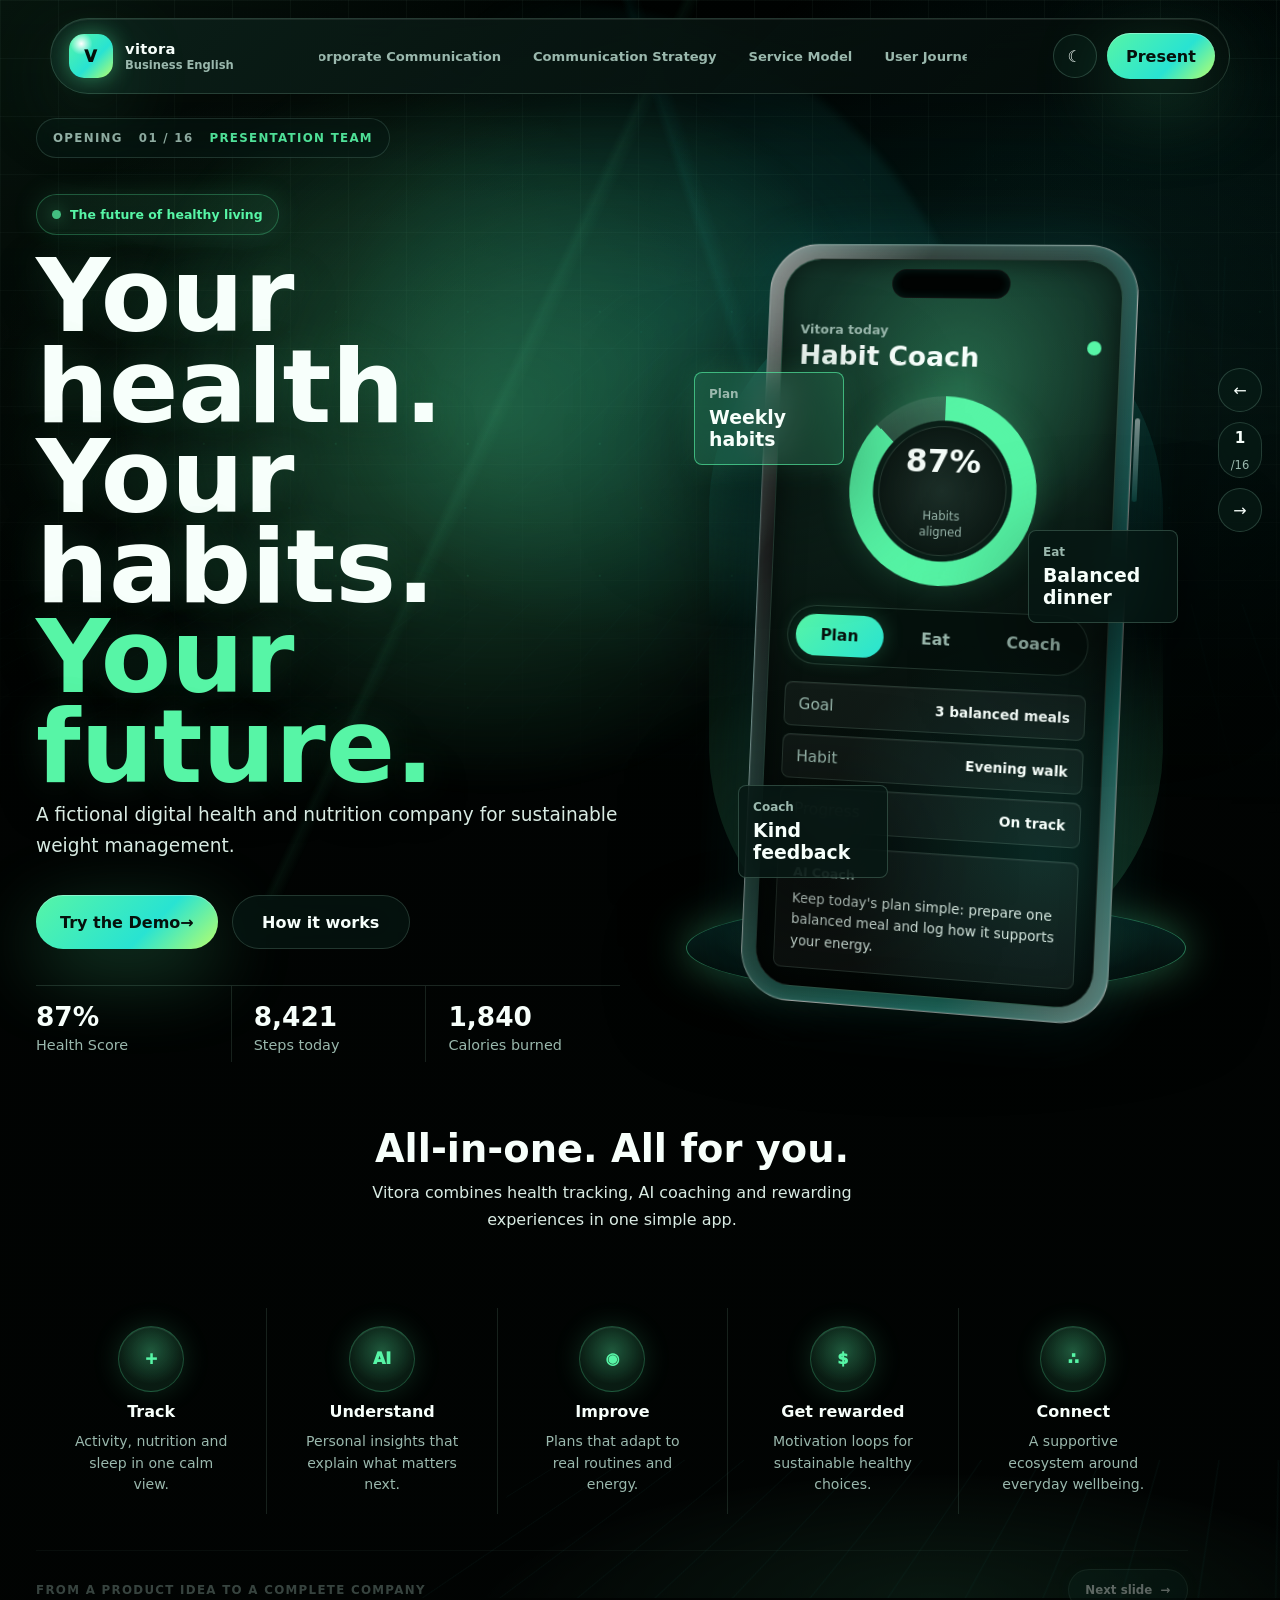
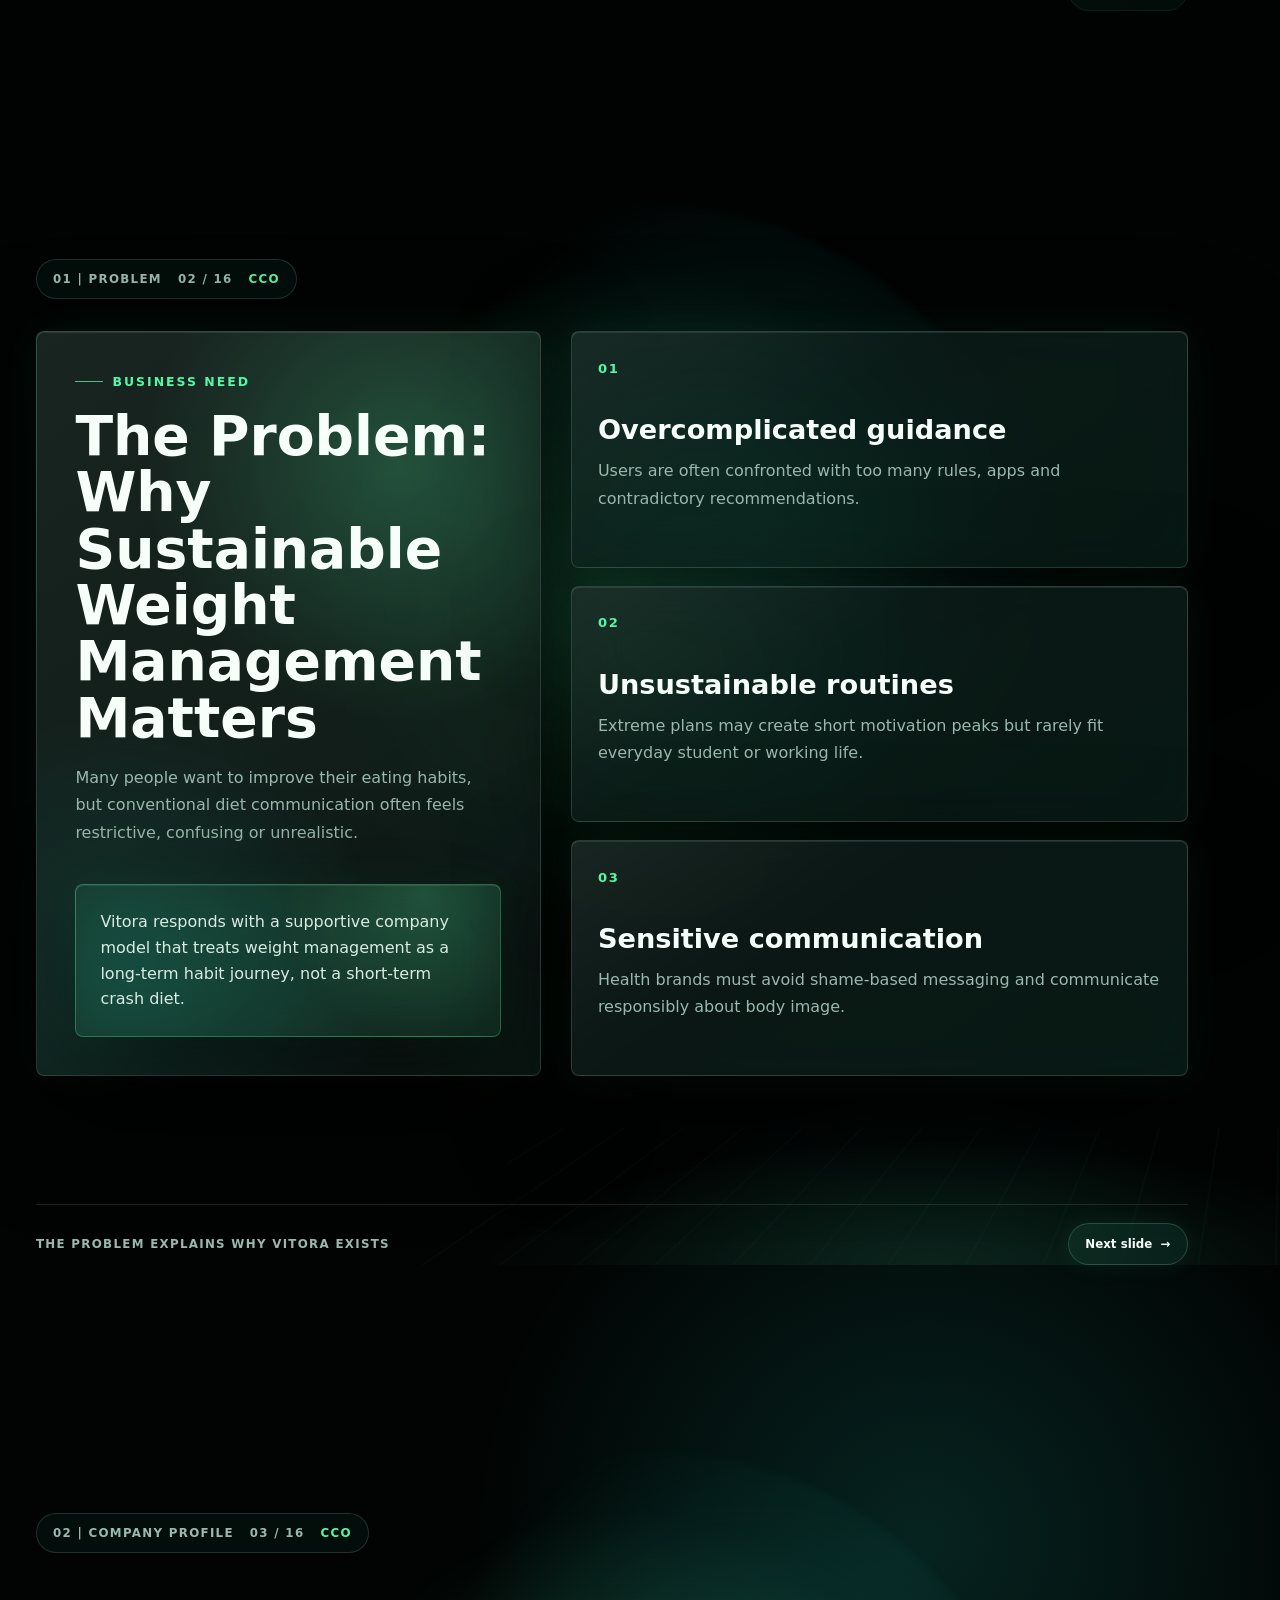
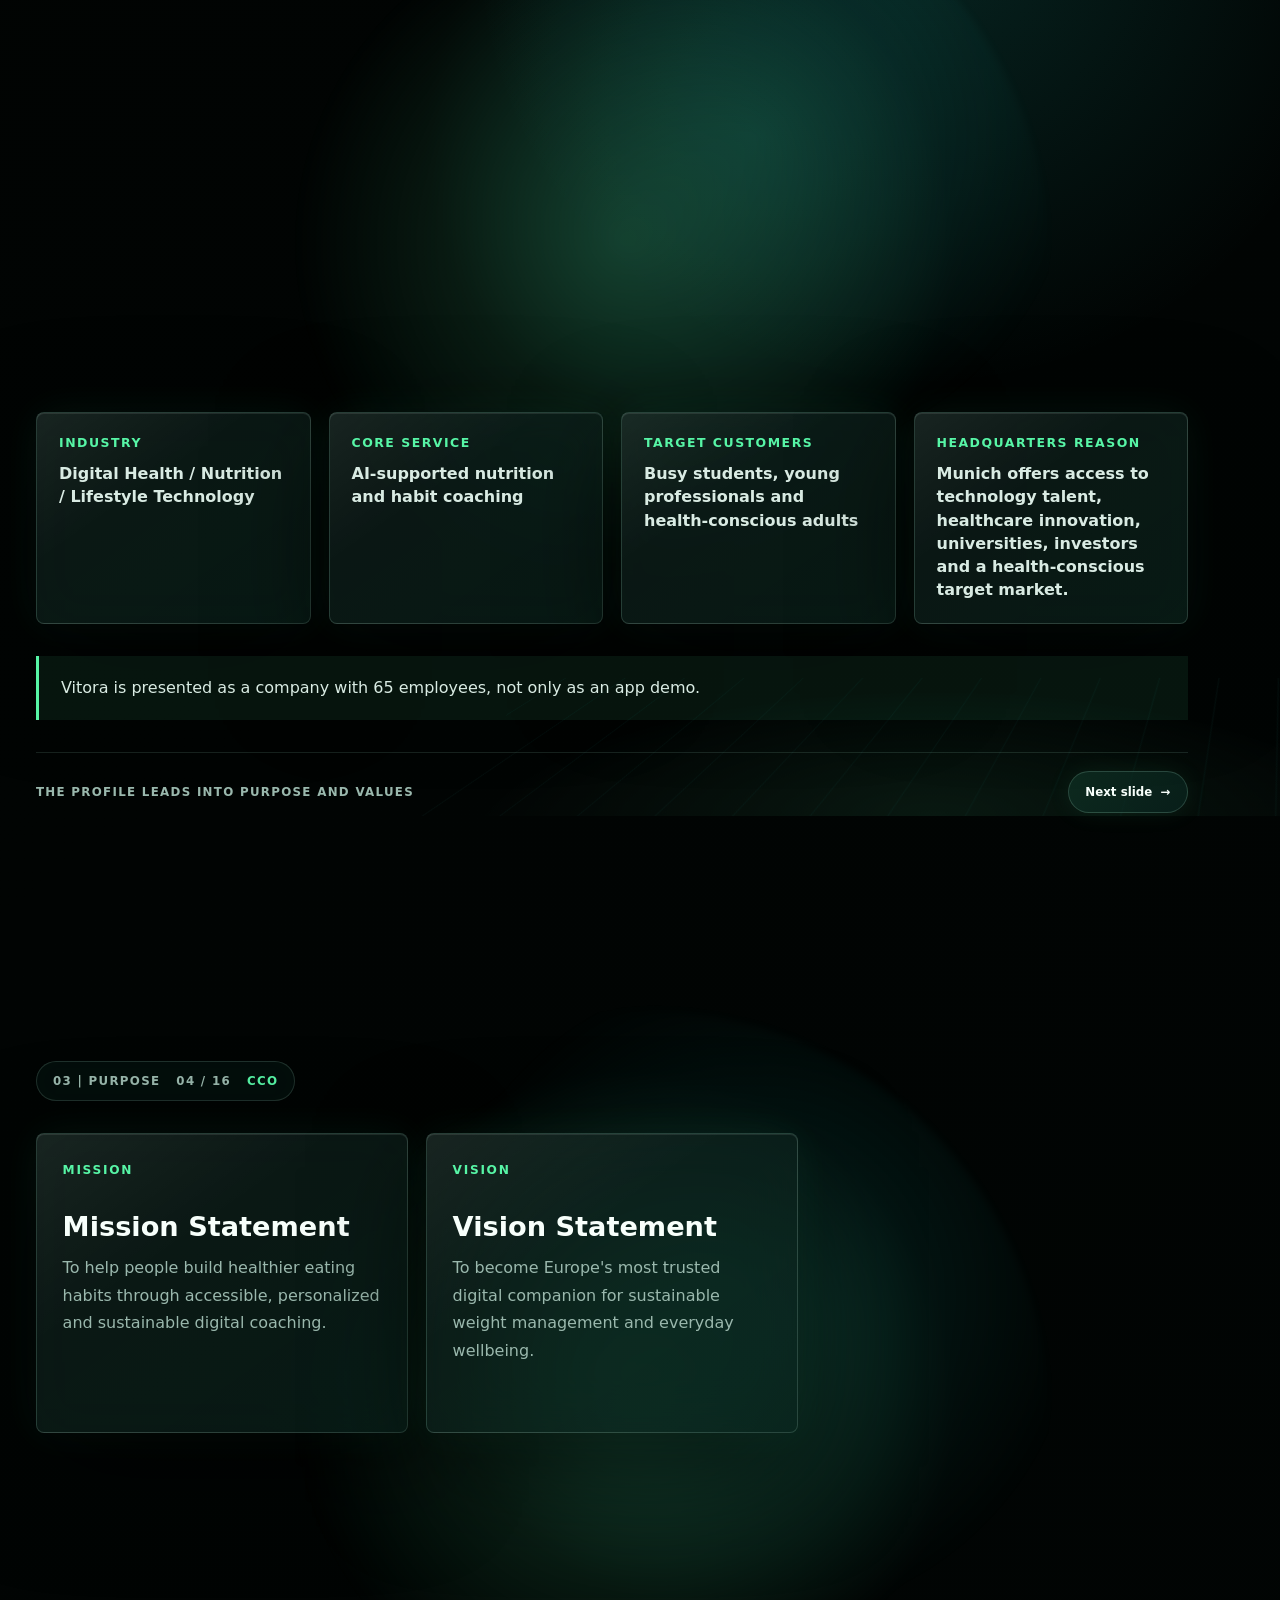
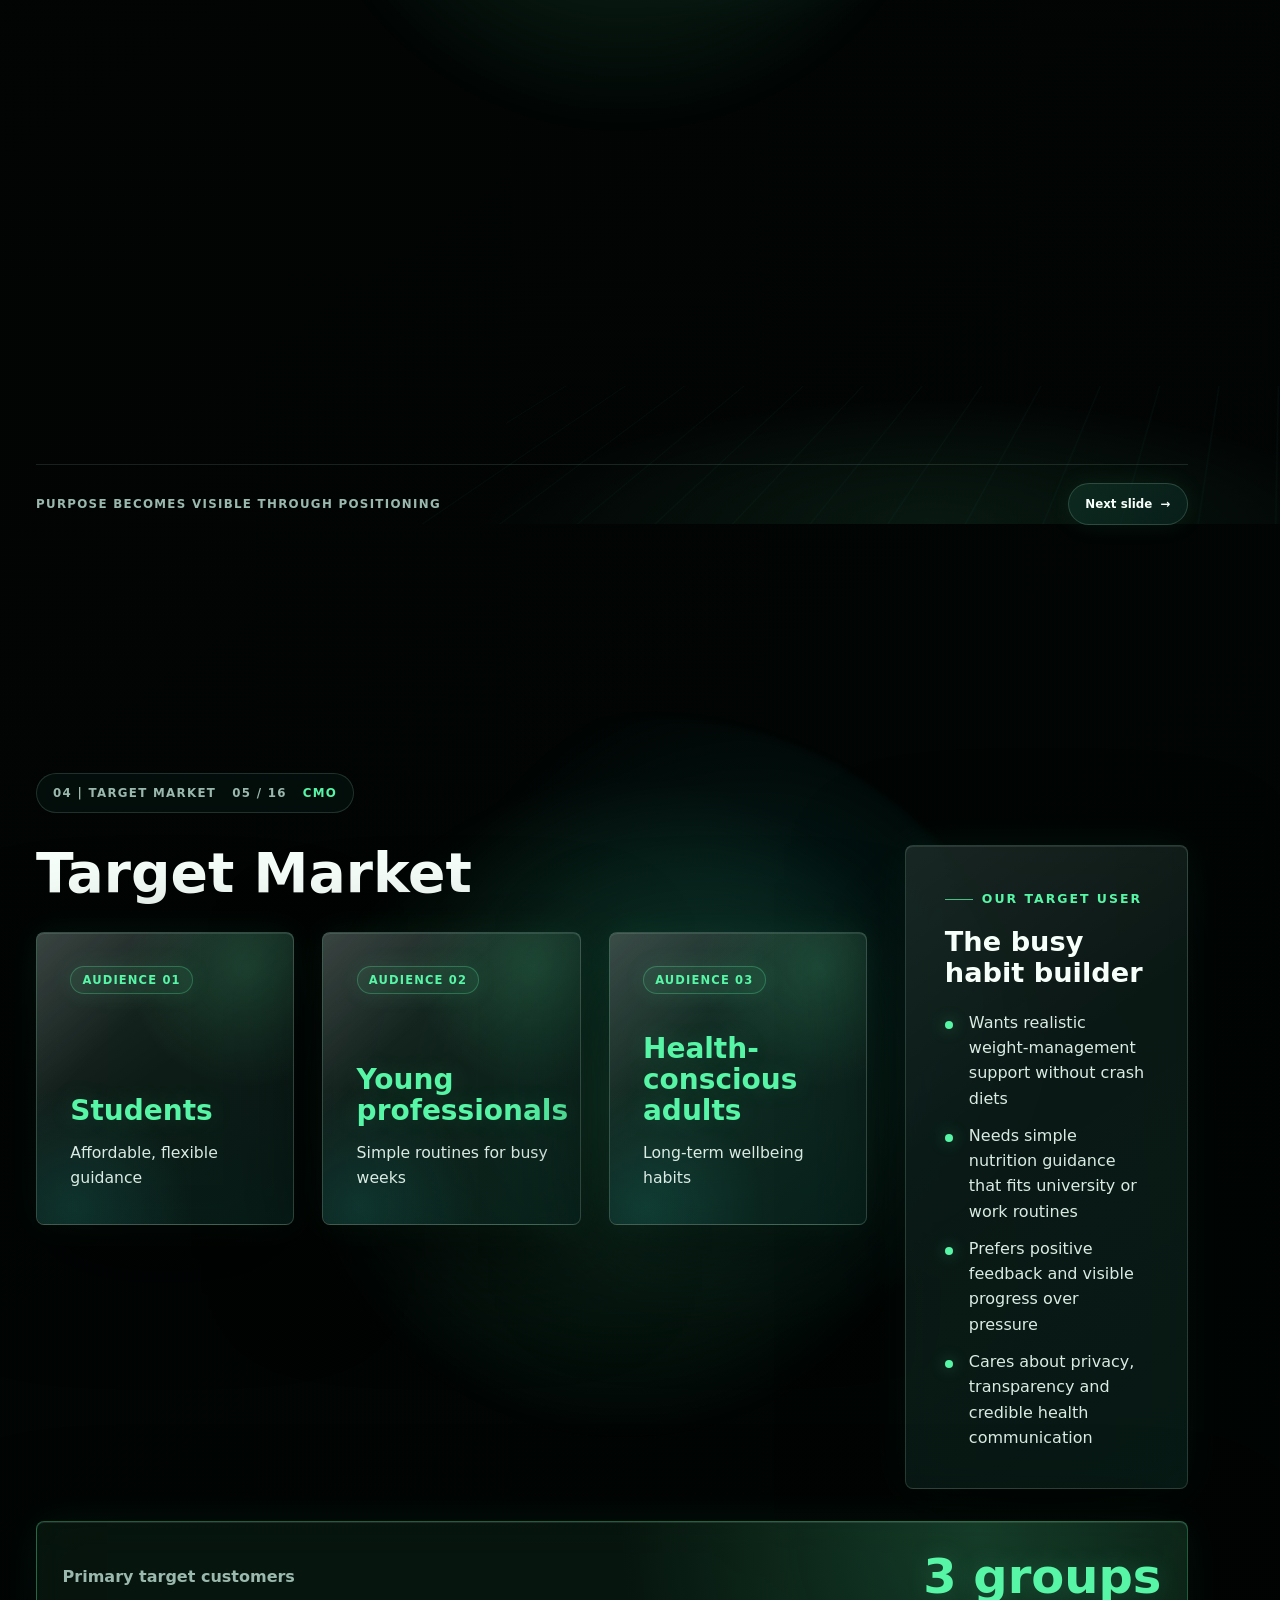
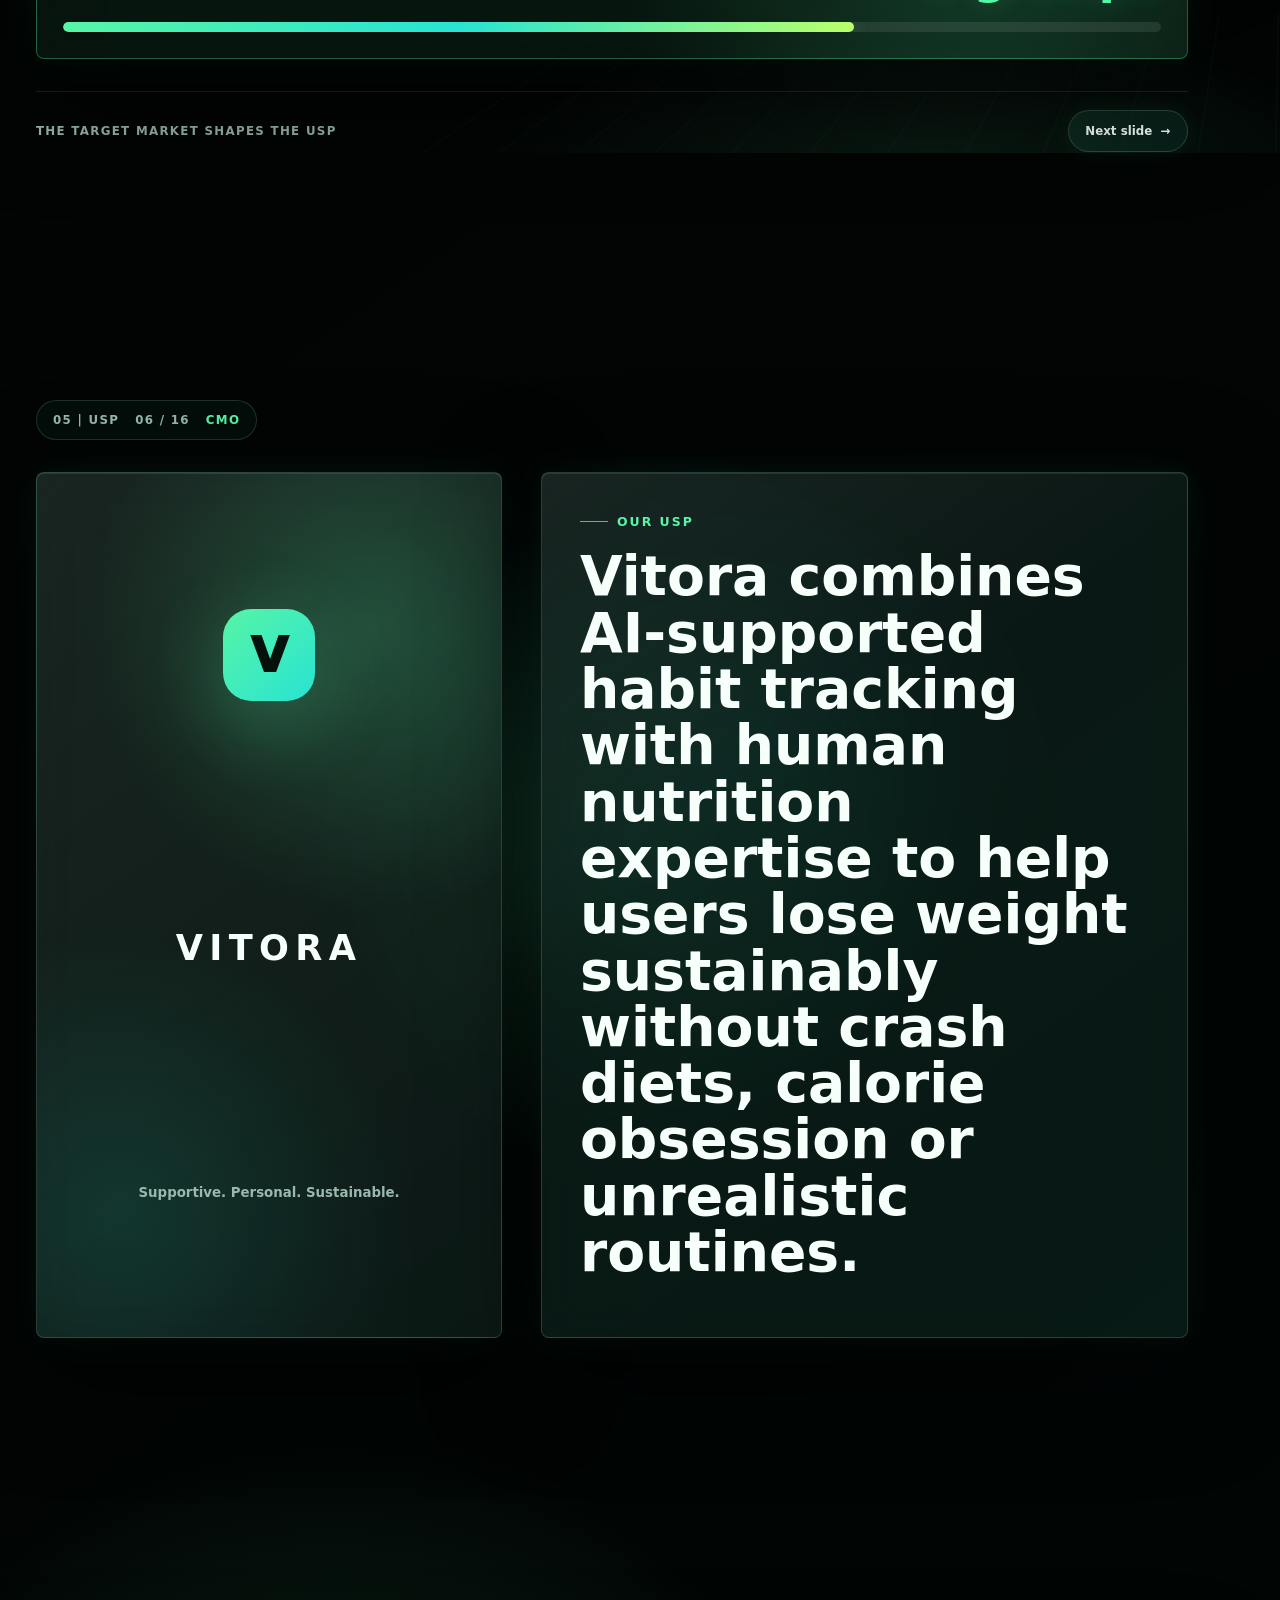
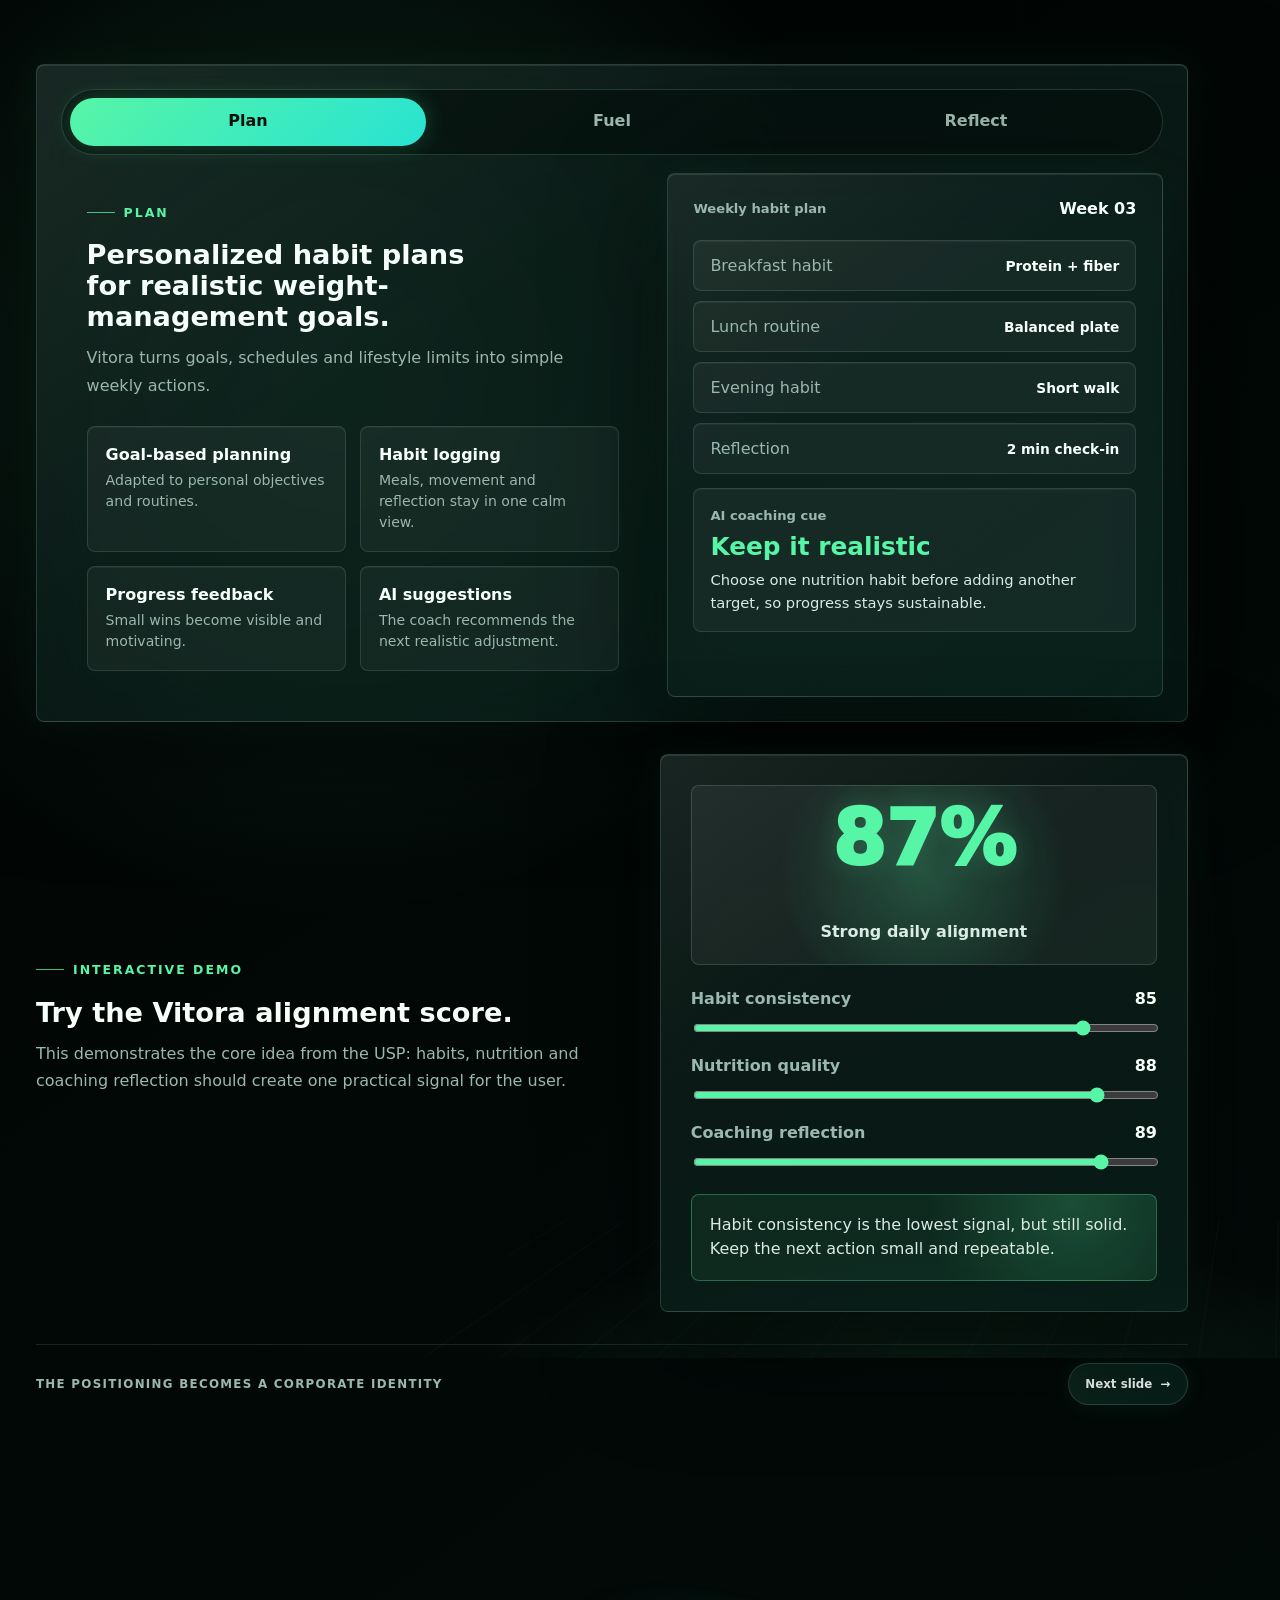
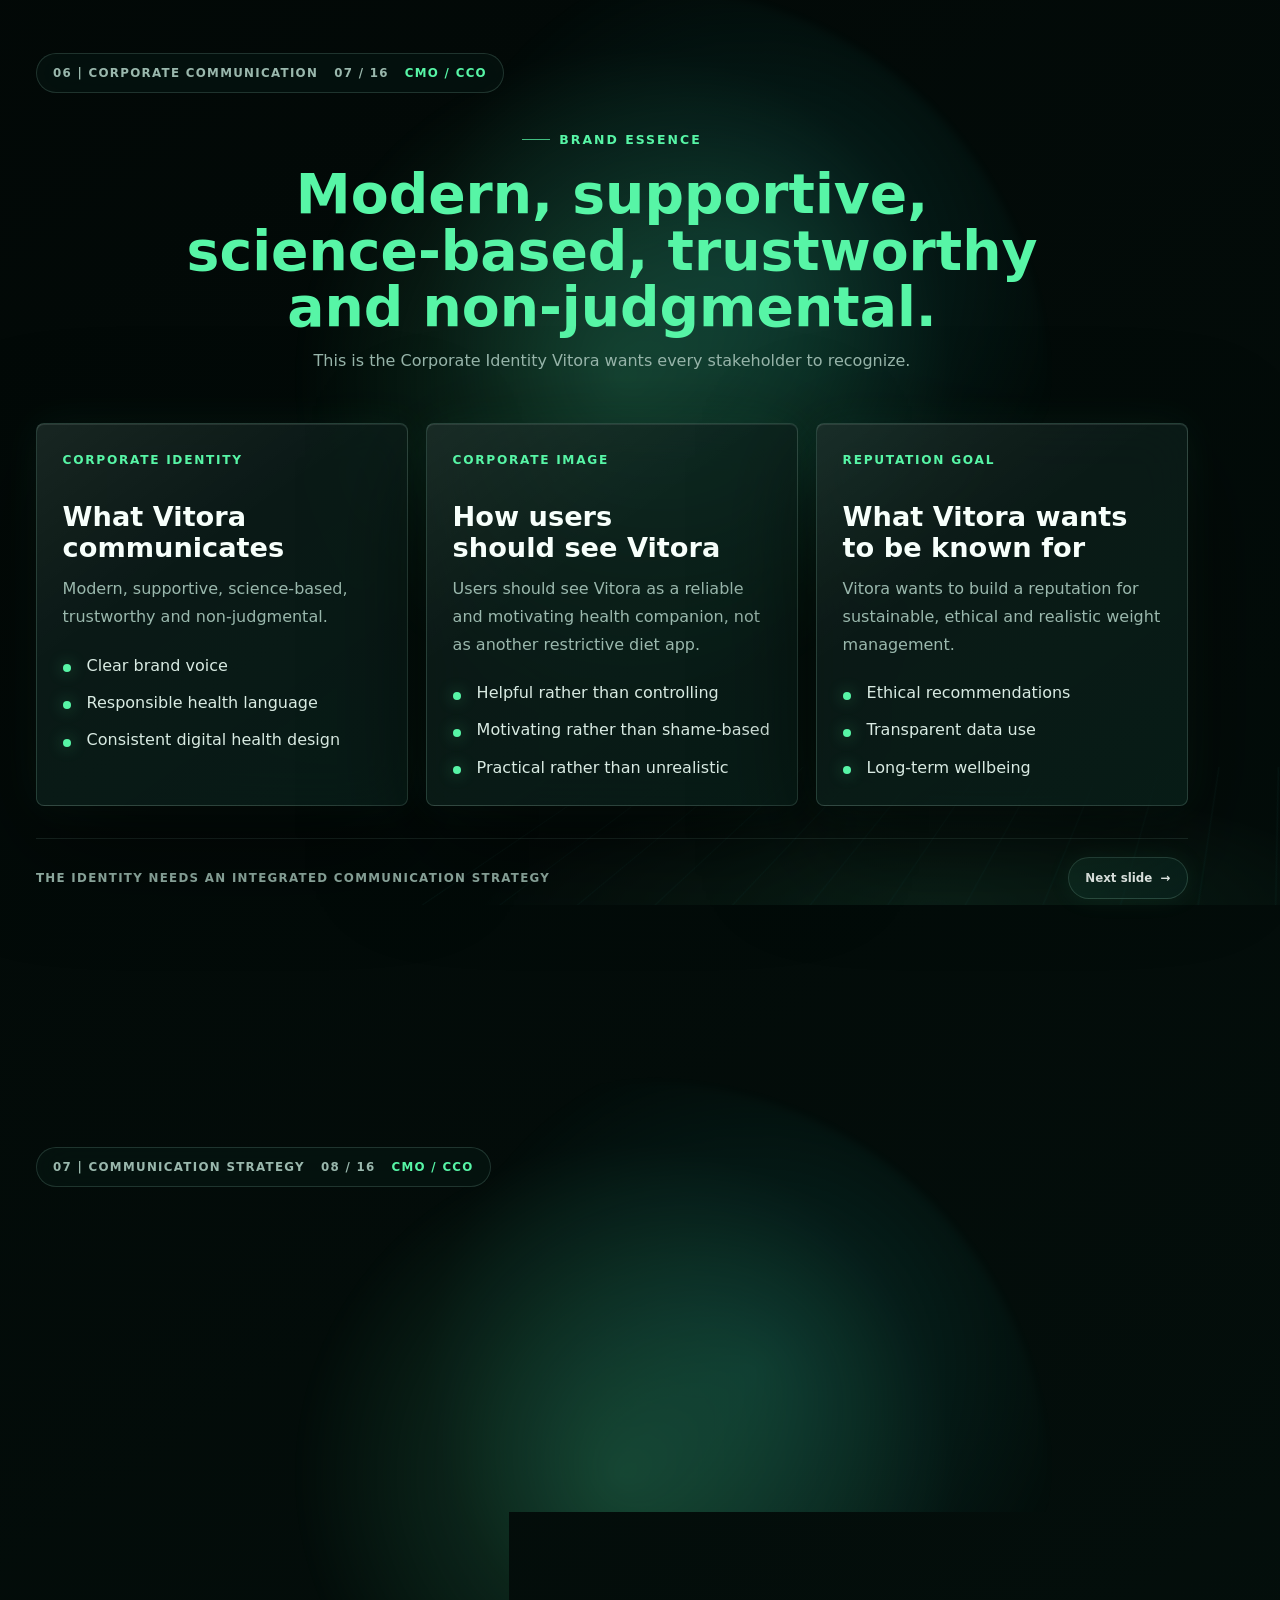
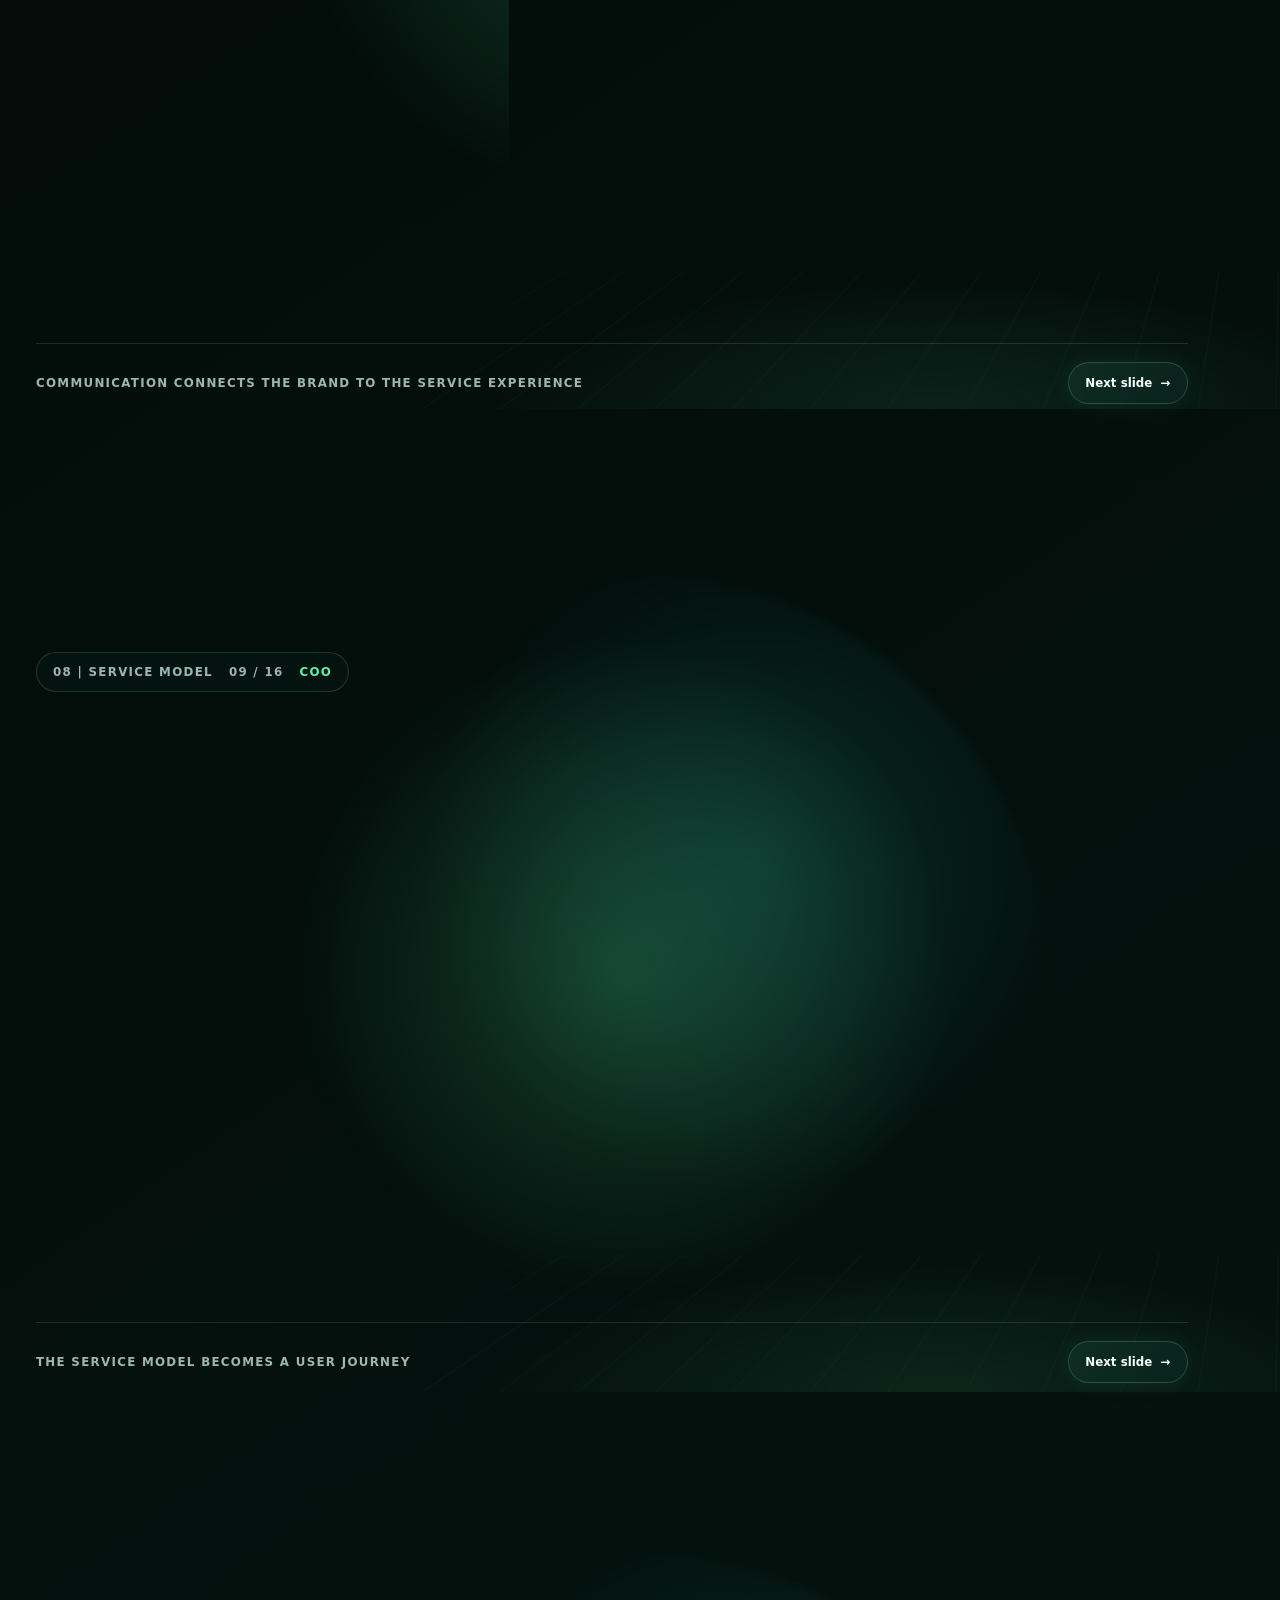
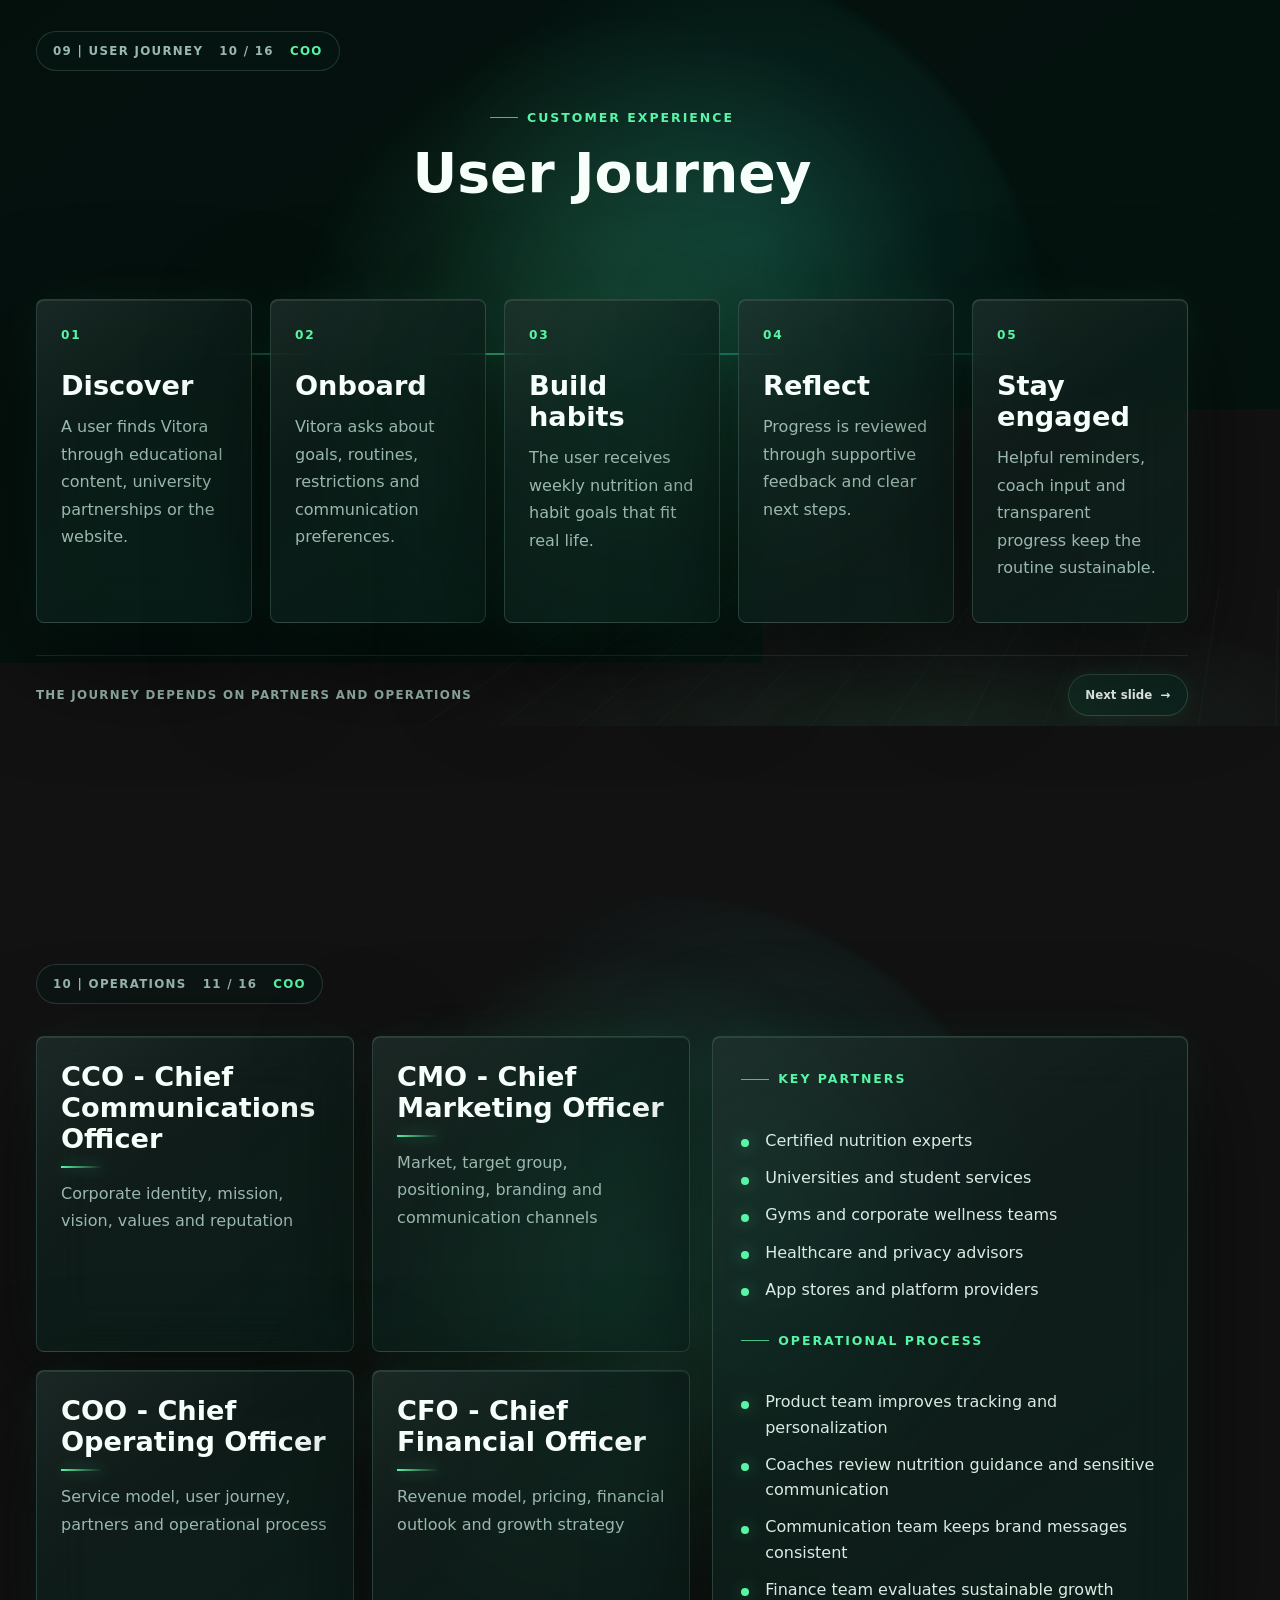
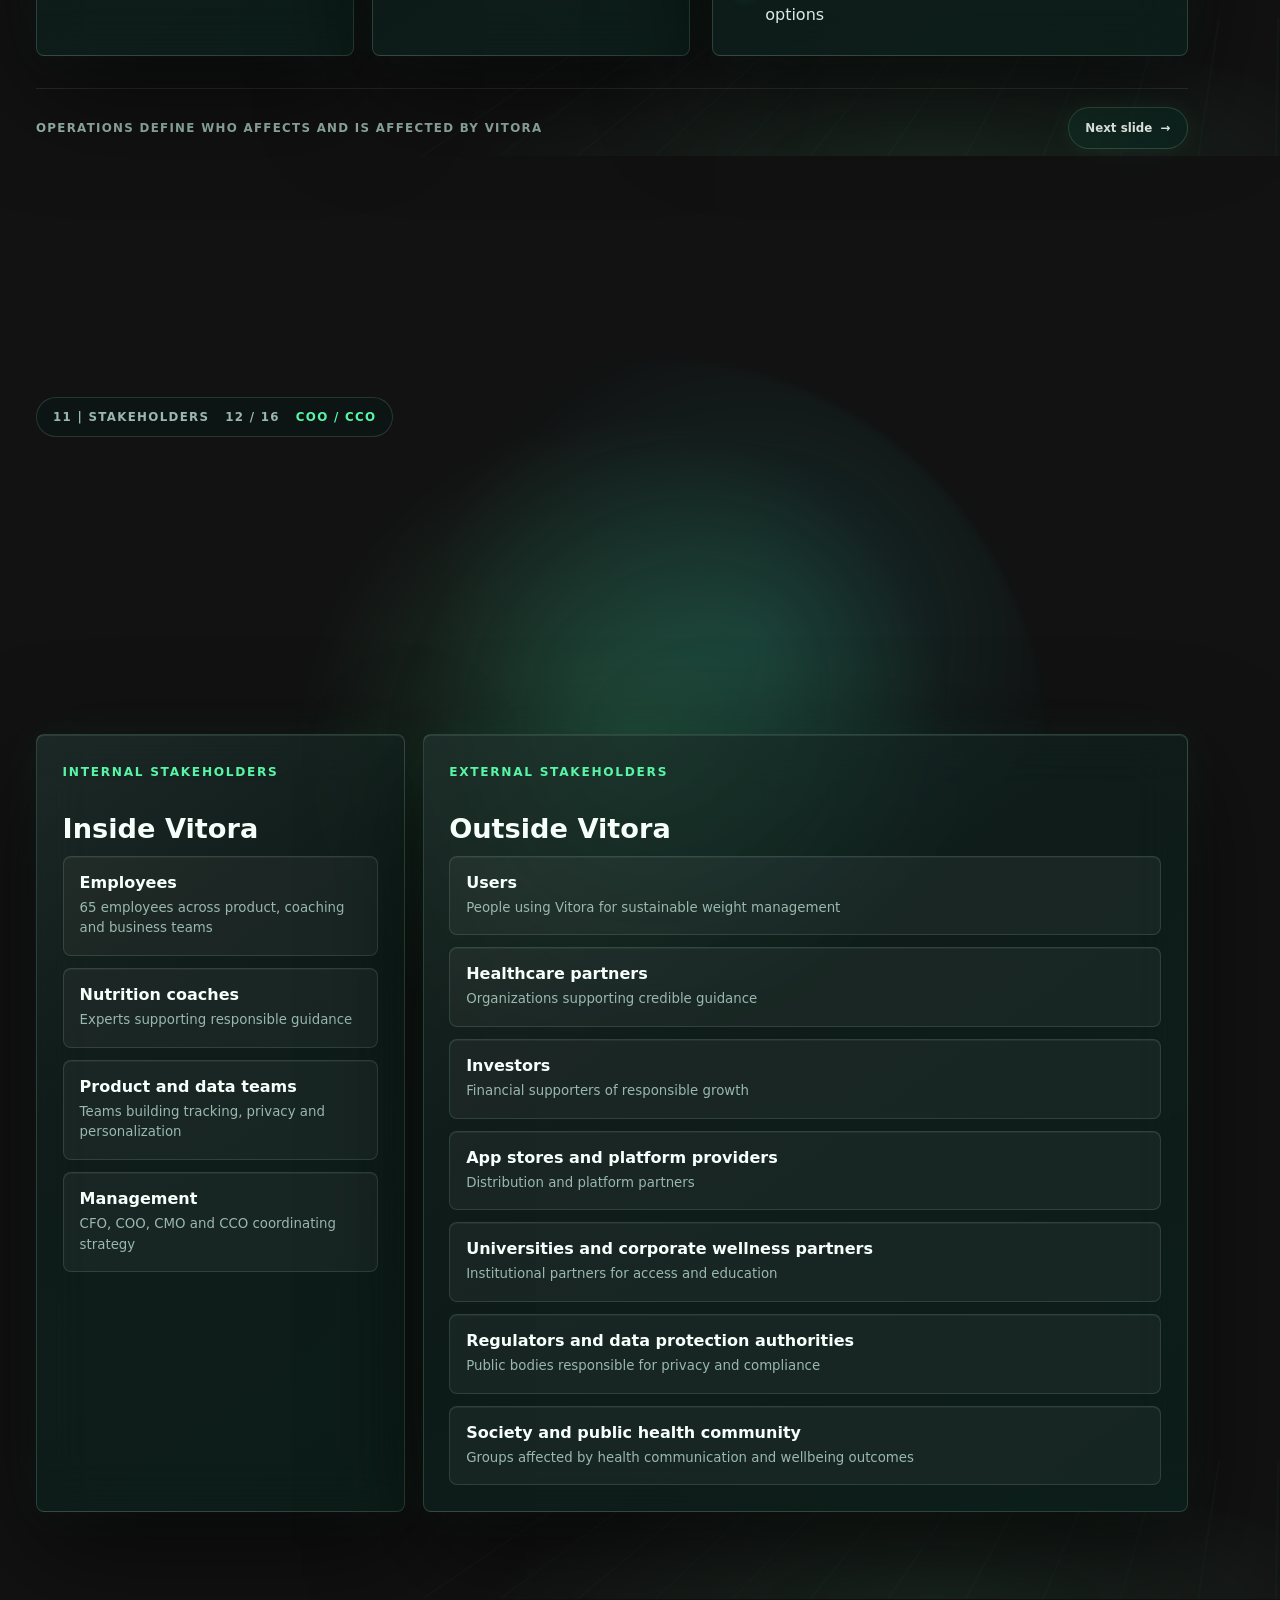
<file: index.html>
<!DOCTYPE html>
<html lang="en" data-theme="dark">
<head>
  <meta charset="UTF-8" />
  <meta name="viewport" content="width=device-width, initial-scale=1.0" />

  <title>Vitora - Business English Presentation</title>
  <meta
    name="description"
    content="Vitora corporate communication presentation rebuilt as an interactive web deck."
  />

  <link rel="stylesheet" href="css/base.css" />
  <link rel="stylesheet" href="css/theme.css" />
  <link rel="stylesheet" href="css/layout.css?v=3" />
  <link rel="stylesheet" href="css/sections.css" />
  <link rel="stylesheet" href="css/revenue-pages.css" />
  <link
    rel="icon"
    href="data:image/svg+xml,%3Csvg xmlns='http://www.w3.org/2000/svg' viewBox='0 0 64 64'%3E%3Crect width='64' height='64' rx='18' fill='%2354f2a7'/%3E%3Ctext x='50%25' y='56%25' text-anchor='middle' font-family='Arial,sans-serif' font-size='36' font-weight='800' fill='%2306110c'%3EV%3C/text%3E%3C/svg%3E"
  />

  <script src="data/slides.js" defer></script>
  <script src="js/presentation.js" defer></script>
  <script src="js/navigation.js?v=3" defer></script>
  <script src="js/website-interactions.js" defer></script>
  <script src="js/app.js" defer></script>
</head>

<body>
  <div class="scroll-progress" id="scrollProgress"></div>
  <div class="background-grid"></div>

  <header class="site-header" id="siteHeader">
    <a class="brand" href="#slide-01" aria-label="Vitora home">
      <span class="brand-mark">V</span>
      <span class="brand-copy">
        <strong>VITORA</strong>
        <small>Business English</small>
      </span>
    </a>

    <nav class="main-nav" id="mainNav" aria-label="Presentation navigation"></nav>

    <div class="header-actions">
      <button class="icon-button" id="themeToggle" type="button" aria-label="Toggle theme">&#9790;</button>
      <button class="nav-cta" id="fullscreenToggle" type="button">Present</button>
    </div>
  </header>

  <main class="slide-deck" id="slideDeck" aria-label="Vitora presentation">
    <noscript>
      <section class="section">
        <div class="section-inner">
          <h1>Vitora</h1>
          <p>This interactive presentation requires JavaScript.</p>
        </div>
      </section>
    </noscript>
  </main>

  <aside class="presentation-controls" aria-label="Presentation controls">
    <button id="prevSection" type="button" aria-label="Previous slide">&#8592;</button>
    <div>
      <strong id="sectionCounter">1</strong>
      <span id="sectionTotal">16</span>
    </div>
    <button id="nextSection" type="button" aria-label="Next slide">&#8594;</button>
  </aside>
</body>
</html>
</file>
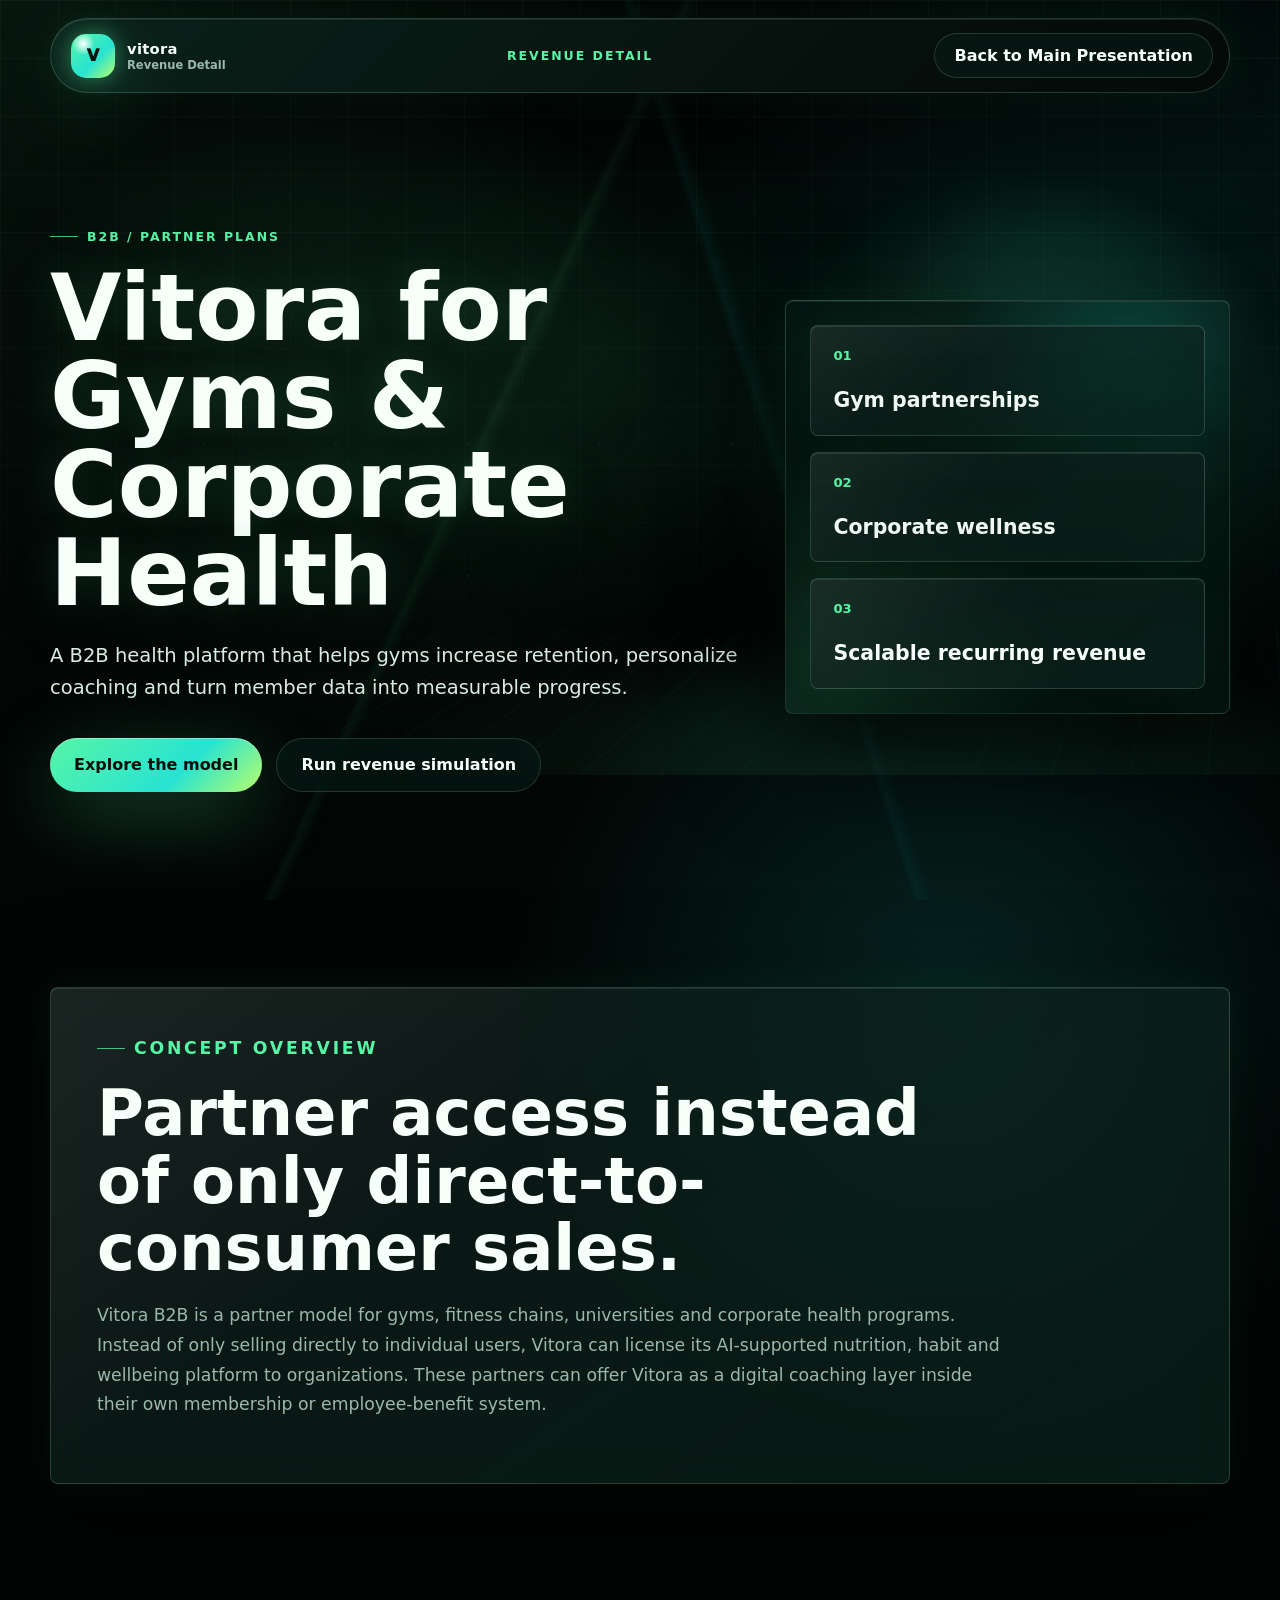
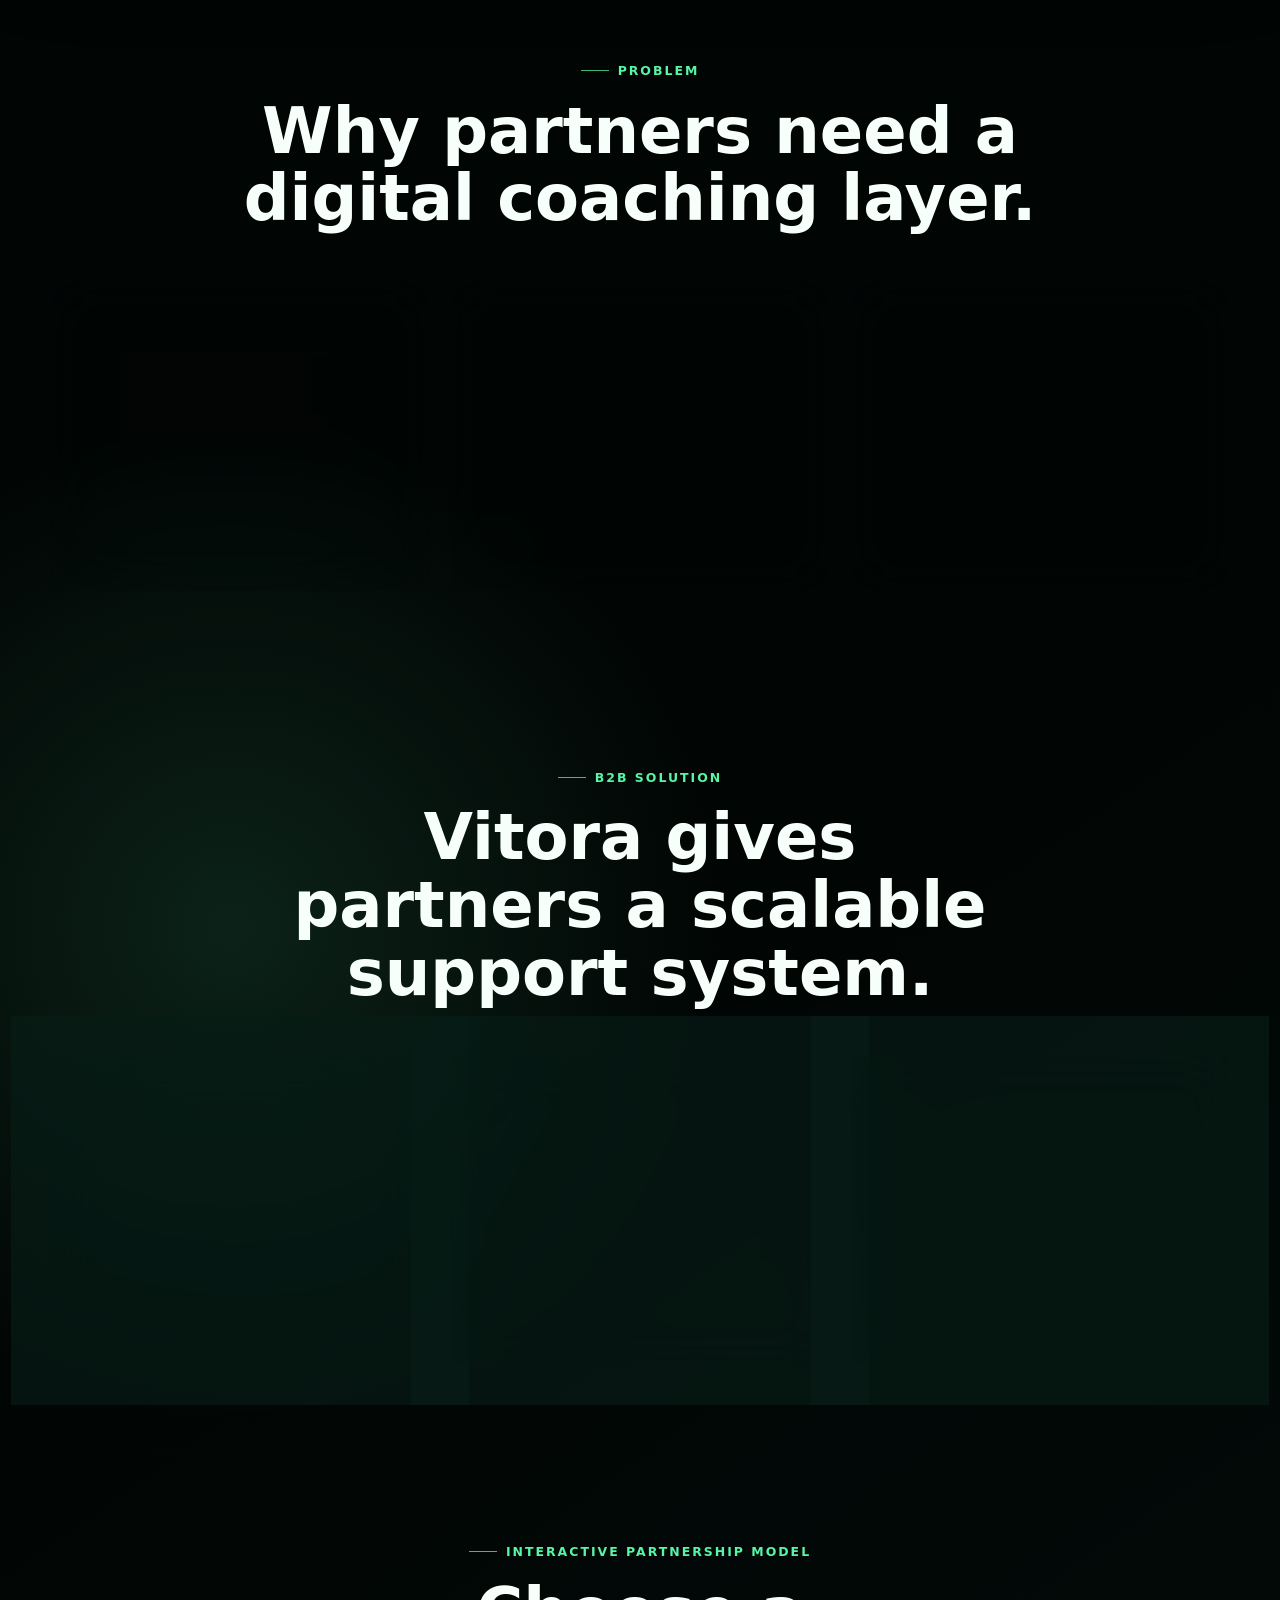
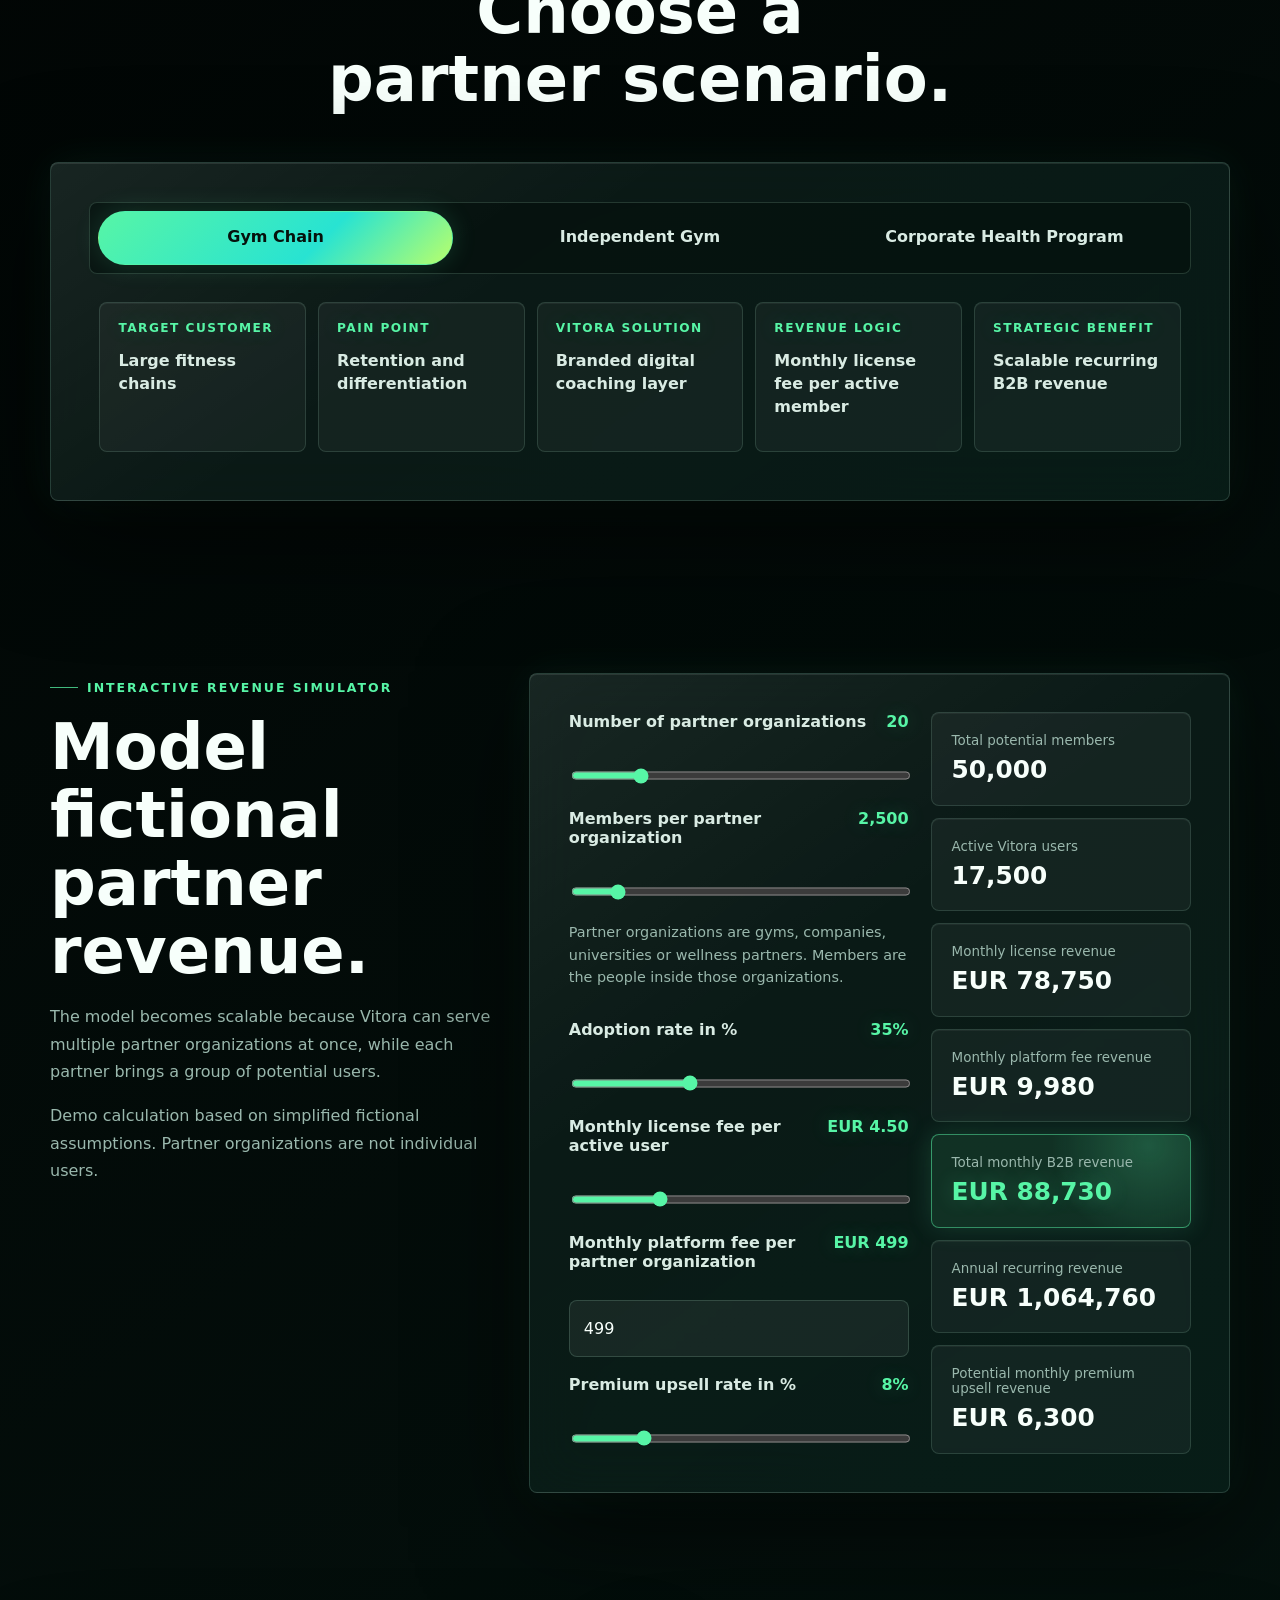
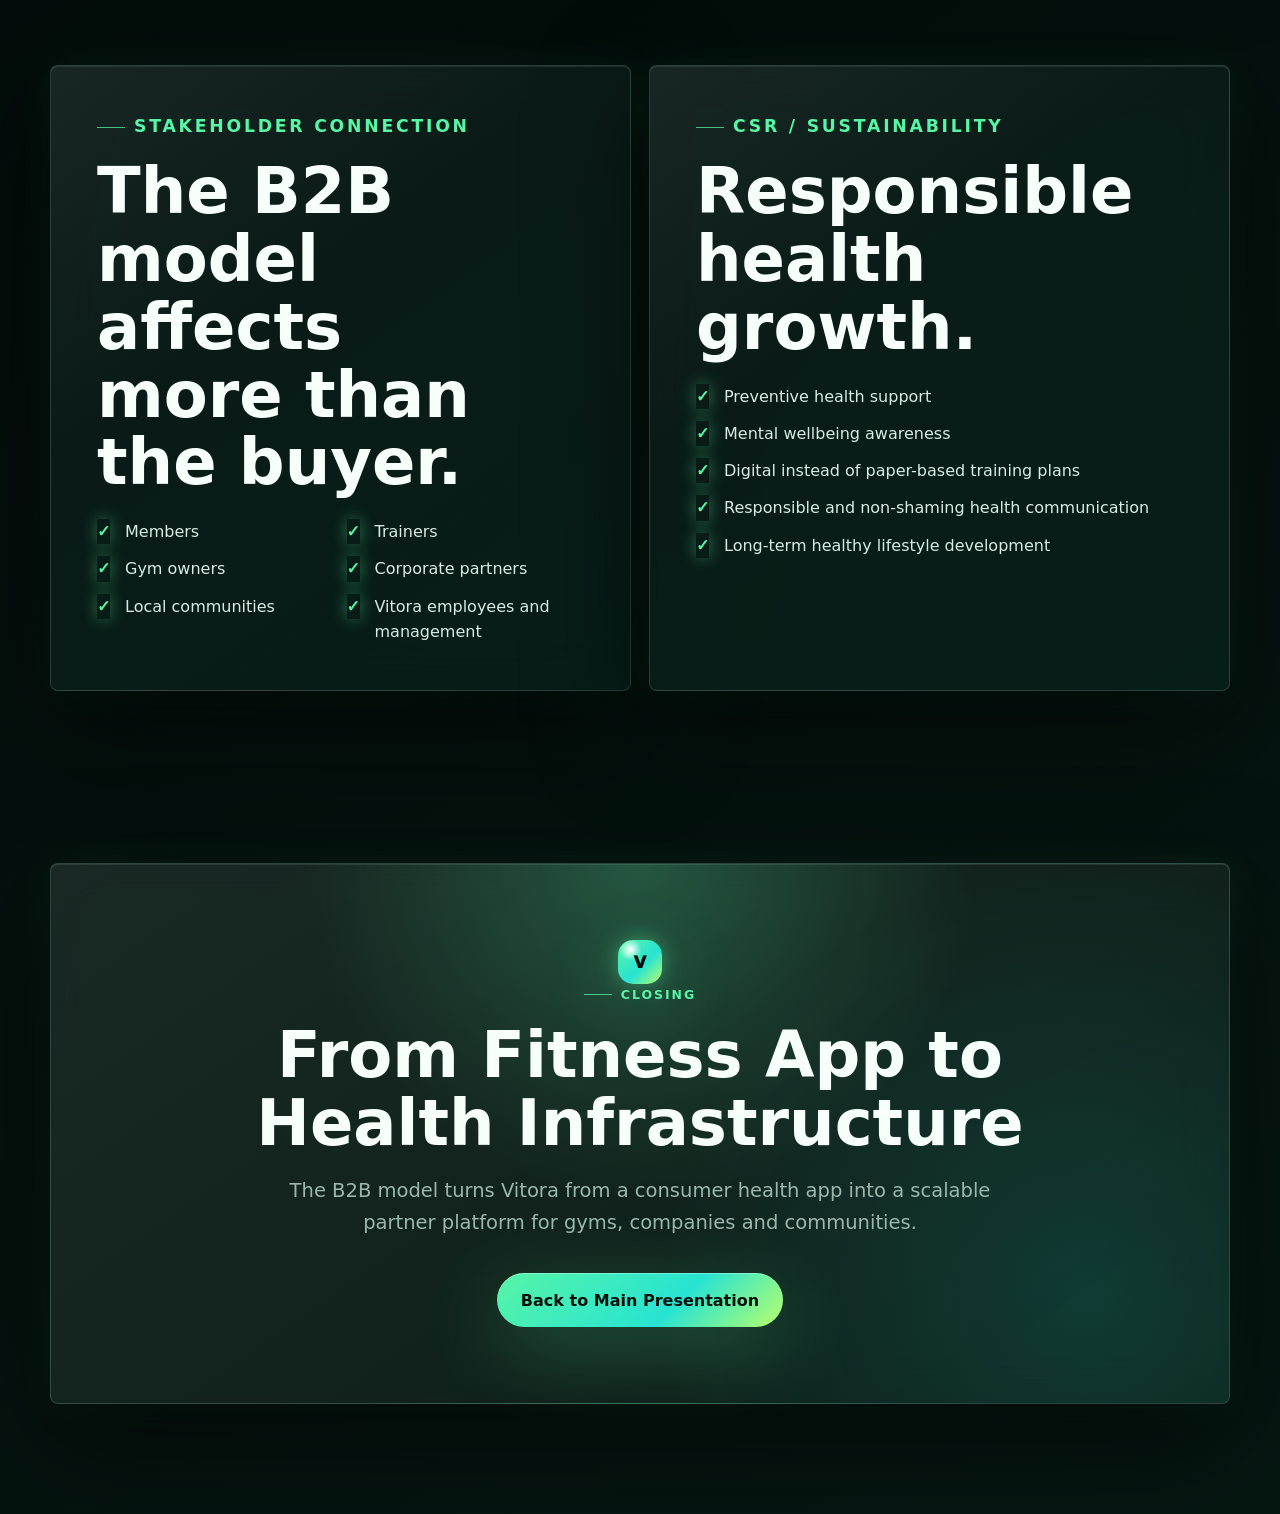
<file: pages/revenue/b2b.html>
<!DOCTYPE html>
<html lang="en" data-theme="dark">
<head>
  <meta charset="UTF-8" />
  <meta name="viewport" content="width=device-width, initial-scale=1.0" />

  <title>Vitora for Gyms & Corporate Health</title>
  <meta
    name="description"
    content="Interactive Vitora revenue detail page explaining the fictional B2B partner plans model for gyms, corporate health programs and institutional partners."
  />

  <link rel="stylesheet" href="../../css/base.css" />
  <link rel="stylesheet" href="../../css/theme.css" />
  <link rel="stylesheet" href="../../css/layout.css" />
  <link rel="stylesheet" href="../../css/sections.css" />
  <link rel="stylesheet" href="../../css/revenue-pages.css" />
  <link
    rel="icon"
    href="data:image/svg+xml,%3Csvg xmlns='http://www.w3.org/2000/svg' viewBox='0 0 64 64'%3E%3Crect width='64' height='64' rx='18' fill='%2354f2a7'/%3E%3Ctext x='50%25' y='56%25' text-anchor='middle' font-family='Arial,sans-serif' font-size='36' font-weight='800' fill='%2306110c'%3EV%3C/text%3E%3C/svg%3E"
  />

  <script src="../../js/revenue-pages.js" defer></script>
</head>

<body class="revenue-page">
  <div class="background-grid"></div>

  <header class="revenue-topbar" aria-label="Revenue detail navigation">
    <a class="brand revenue-brand" href="../../index.html#slide-13" aria-label="Back to the Vitora Revenue Model slide">
      <span class="brand-mark">V</span>
      <span class="brand-copy">
        <strong>VITORA</strong>
        <small>Revenue Detail</small>
      </span>
    </a>

    <span class="revenue-label">Revenue Detail</span>
    <a class="secondary-button revenue-back-link" href="../../index.html#slide-13">Back to Main Presentation</a>
  </header>

  <main>
    <section class="revenue-hero" aria-labelledby="b2b-title">
      <div class="revenue-page-inner revenue-hero-grid">
        <div class="revenue-hero-copy">
          <p class="eyebrow">B2B / Partner Plans</p>
          <h1 id="b2b-title">Vitora for Gyms & Corporate Health</h1>
          <p class="lead">
            A B2B health platform that helps gyms increase retention, personalize coaching and turn member data into measurable progress.
          </p>
          <div class="revenue-hero-actions">
            <a class="primary-button" href="#model">Explore the model</a>
            <a class="secondary-button" href="#simulator">Run revenue simulation</a>
          </div>
        </div>

        <div class="hero-point-panel" aria-label="B2B model highlights">
          <div>
            <span>01</span>
            <strong>Gym partnerships</strong>
          </div>
          <div>
            <span>02</span>
            <strong>Corporate wellness</strong>
          </div>
          <div>
            <span>03</span>
            <strong>Scalable recurring revenue</strong>
          </div>
        </div>
      </div>
    </section>

    <section class="revenue-section" id="overview" aria-labelledby="overview-title">
      <div class="revenue-page-inner revenue-copy-panel">
        <p class="eyebrow">Concept Overview</p>
        <h2 id="overview-title">Partner access instead of only direct-to-consumer sales.</h2>
        <p>
          Vitora B2B is a partner model for gyms, fitness chains, universities and corporate health programs. Instead of only selling directly to individual users, Vitora can license its AI-supported nutrition, habit and wellbeing platform to organizations. These partners can offer Vitora as a digital coaching layer inside their own membership or employee-benefit system.
        </p>
      </div>
    </section>

    <section class="revenue-section" aria-labelledby="problem-title">
      <div class="revenue-page-inner">
        <div class="section-heading">
          <p class="eyebrow">Problem</p>
          <h2 id="problem-title">Why partners need a digital coaching layer.</h2>
        </div>
        <div class="revenue-card-grid three">
          <article class="revenue-card">
            <span class="card-number">01</span>
            <h3>Low Member Retention</h3>
            <p>Many gym members stop training because they lack structure, feedback and motivation after the first weeks.</p>
          </article>
          <article class="revenue-card">
            <span class="card-number">02</span>
            <h3>Limited Personalization</h3>
            <p>Trainers cannot manually personalize nutrition, habit and wellbeing guidance for every member at scale.</p>
          </article>
          <article class="revenue-card">
            <span class="card-number">03</span>
            <h3>Disconnected Health Data</h3>
            <p>Training, nutrition and wellbeing information are often separated across different tools, making progress harder to understand.</p>
          </article>
        </div>
      </div>
    </section>

    <section class="revenue-section" aria-labelledby="solution-title">
      <div class="revenue-page-inner">
        <div class="section-heading">
          <p class="eyebrow">B2B Solution</p>
          <h2 id="solution-title">Vitora gives partners a scalable support system.</h2>
        </div>
        <div class="revenue-card-grid three">
          <article class="revenue-card accent">
            <span class="card-number">01</span>
            <h3>AI Coaching for Members</h3>
            <p>Members receive realistic habit, nutrition and reflection guidance connected to their personal goals.</p>
          </article>
          <article class="revenue-card accent">
            <span class="card-number">02</span>
            <h3>Dashboard for Partners</h3>
            <p>Gyms and corporate health teams can understand engagement, adoption and progress signals without exposing sensitive private details.</p>
          </article>
          <article class="revenue-card accent">
            <span class="card-number">03</span>
            <h3>Premium Upsell Logic</h3>
            <p>Partners can use Vitora to strengthen premium memberships, corporate wellbeing packages or student health programs.</p>
          </article>
        </div>
      </div>
    </section>

    <section class="revenue-section" id="model" aria-labelledby="model-title">
      <div class="revenue-page-inner">
        <div class="section-heading">
          <p class="eyebrow">Interactive Partnership Model</p>
          <h2 id="model-title">Choose a partner scenario.</h2>
        </div>

        <div class="partner-model" data-partner-model>
          <div class="partner-tabs" role="tablist" aria-label="Partnership model options">
            <button class="partner-tab active" id="tab-gym-chain" type="button" role="tab" aria-selected="true" aria-controls="panel-gym-chain" data-partner-tab="gym-chain">Gym Chain</button>
            <button class="partner-tab" id="tab-independent-gym" type="button" role="tab" aria-selected="false" aria-controls="panel-independent-gym" data-partner-tab="independent-gym">Independent Gym</button>
            <button class="partner-tab" id="tab-corporate-health" type="button" role="tab" aria-selected="false" aria-controls="panel-corporate-health" data-partner-tab="corporate-health">Corporate Health Program</button>
          </div>

          <article class="partner-panel active" id="panel-gym-chain" role="tabpanel" aria-labelledby="tab-gym-chain" data-partner-panel="gym-chain">
            <dl>
              <div><dt>Target customer</dt><dd>Large fitness chains</dd></div>
              <div><dt>Pain point</dt><dd>Retention and differentiation</dd></div>
              <div><dt>Vitora solution</dt><dd>Branded digital coaching layer</dd></div>
              <div><dt>Revenue logic</dt><dd>Monthly license fee per active member</dd></div>
              <div><dt>Strategic benefit</dt><dd>Scalable recurring B2B revenue</dd></div>
            </dl>
          </article>

          <article class="partner-panel" id="panel-independent-gym" role="tabpanel" aria-labelledby="tab-independent-gym" data-partner-panel="independent-gym" hidden>
            <dl>
              <div><dt>Target customer</dt><dd>Local premium gyms</dd></div>
              <div><dt>Pain point</dt><dd>Limited staff capacity for personal coaching</dd></div>
              <div><dt>Vitora solution</dt><dd>Affordable digital support system</dd></div>
              <div><dt>Revenue logic</dt><dd>Smaller partner package with upsell options</dd></div>
              <div><dt>Strategic benefit</dt><dd>Helps smaller gyms offer a modern digital experience</dd></div>
            </dl>
          </article>

          <article class="partner-panel" id="panel-corporate-health" role="tabpanel" aria-labelledby="tab-corporate-health" data-partner-panel="corporate-health" hidden>
            <dl>
              <div><dt>Target customer</dt><dd>Employers and HR teams</dd></div>
              <div><dt>Pain point</dt><dd>Employee wellbeing and prevention</dd></div>
              <div><dt>Vitora solution</dt><dd>Health-oriented habit and nutrition support</dd></div>
              <div><dt>Revenue logic</dt><dd>Company-paid access for employee groups</dd></div>
              <div><dt>Strategic benefit</dt><dd>Builds institutional partnerships beyond fitness</dd></div>
            </dl>
          </article>
        </div>
      </div>
    </section>

    <section class="revenue-section" id="simulator" aria-labelledby="simulator-title">
      <div class="revenue-page-inner simulator-layout">
        <div class="section-heading left">
          <p class="eyebrow">Interactive Revenue Simulator</p>
          <h2 id="simulator-title">Model fictional partner revenue.</h2>
          <p>The model becomes scalable because Vitora can serve multiple partner organizations at once, while each partner brings a group of potential users.</p>
          <p>Demo calculation based on simplified fictional assumptions. Partner organizations are not individual users.</p>
        </div>

        <form class="b2b-simulator" data-b2b-simulator>
          <div class="revenue-inputs">
            <label for="partnerOrganizations">
              <span>Number of partner organizations</span>
              <strong data-output-for="partnerOrganizations">20</strong>
            </label>
            <input id="partnerOrganizations" name="partnerOrganizations" type="range" min="1" max="100" step="1" value="20" data-simulator-input />

            <label for="membersPerPartner">
              <span>Members per partner organization</span>
              <strong data-output-for="membersPerPartner">2,500</strong>
            </label>
            <input id="membersPerPartner" name="membersPerPartner" type="range" min="100" max="20000" step="100" value="2500" data-simulator-input />

            <p class="simulator-helper">Partner organizations are gyms, companies, universities or wellness partners. Members are the people inside those organizations.</p>

            <label for="adoptionRate">
              <span>Adoption rate in %</span>
              <strong data-output-for="adoptionRate">35%</strong>
            </label>
            <input id="adoptionRate" name="adoptionRate" type="range" min="1" max="100" step="1" value="35" data-simulator-input />

            <label for="licenseFee">
              <span>Monthly license fee per active user</span>
              <strong data-output-for="licenseFee">EUR 4.50</strong>
            </label>
            <input id="licenseFee" name="licenseFee" type="range" min="1" max="15" step="0.25" value="4.50" data-simulator-input />

            <label for="platformFee">
              <span>Monthly platform fee per partner organization</span>
              <strong data-output-for="platformFee">EUR 499</strong>
            </label>
            <input id="platformFee" name="platformFee" type="number" min="0" max="3000" step="50" value="499" data-simulator-input />

            <label for="upsellRate">
              <span>Premium upsell rate in %</span>
              <strong data-output-for="upsellRate">8%</strong>
            </label>
            <input id="upsellRate" name="upsellRate" type="range" min="0" max="40" step="1" value="8" data-simulator-input />
          </div>

          <div class="revenue-results" aria-live="polite">
            <div>
              <span>Total potential members</span>
              <strong data-result="totalPotentialMembers">50,000</strong>
            </div>
            <div>
              <span>Active Vitora users</span>
              <strong data-result="activeUsers">17,500</strong>
            </div>
            <div>
              <span>Monthly license revenue</span>
              <strong data-result="monthlyLicenseRevenue">EUR 78,750</strong>
            </div>
            <div>
              <span>Monthly platform fee revenue</span>
              <strong data-result="monthlyPlatformRevenue">EUR 9,980</strong>
            </div>
            <div class="featured-result">
              <span>Total monthly B2B revenue</span>
              <strong data-result="totalMonthlyB2BRevenue">EUR 88,730</strong>
            </div>
            <div>
              <span>Annual recurring revenue</span>
              <strong data-result="arr">EUR 1,064,760</strong>
            </div>
            <div>
              <span>Potential monthly premium upsell revenue</span>
              <strong data-result="upsellRevenue">EUR 6,300</strong>
            </div>
          </div>
        </form>
      </div>
    </section>

    <section class="revenue-section" aria-labelledby="stakeholder-title">
      <div class="revenue-page-inner stakeholder-layout">
        <div class="revenue-copy-panel">
          <p class="eyebrow">Stakeholder Connection</p>
          <h2 id="stakeholder-title">The B2B model affects more than the buyer.</h2>
          <ul class="revenue-list two-column">
            <li>Members</li>
            <li>Trainers</li>
            <li>Gym owners</li>
            <li>Corporate partners</li>
            <li>Local communities</li>
            <li>Vitora employees and management</li>
          </ul>
        </div>

        <div class="revenue-copy-panel">
          <p class="eyebrow">CSR / Sustainability</p>
          <h2>Responsible health growth.</h2>
          <ul class="revenue-list">
            <li>Preventive health support</li>
            <li>Mental wellbeing awareness</li>
            <li>Digital instead of paper-based training plans</li>
            <li>Responsible and non-shaming health communication</li>
            <li>Long-term healthy lifestyle development</li>
          </ul>
        </div>
      </div>
    </section>

    <section class="revenue-closing" aria-labelledby="closing-title">
      <div class="revenue-page-inner closing-panel">
        <span class="brand-mark">V</span>
        <p class="eyebrow">Closing</p>
        <h2 id="closing-title">From Fitness App to Health Infrastructure</h2>
        <p class="lead">The B2B model turns Vitora from a consumer health app into a scalable partner platform for gyms, companies and communities.</p>
        <a class="primary-button" href="../../index.html#slide-13">Back to Main Presentation</a>
      </div>
    </section>
  </main>
</body>
</html>
</file>
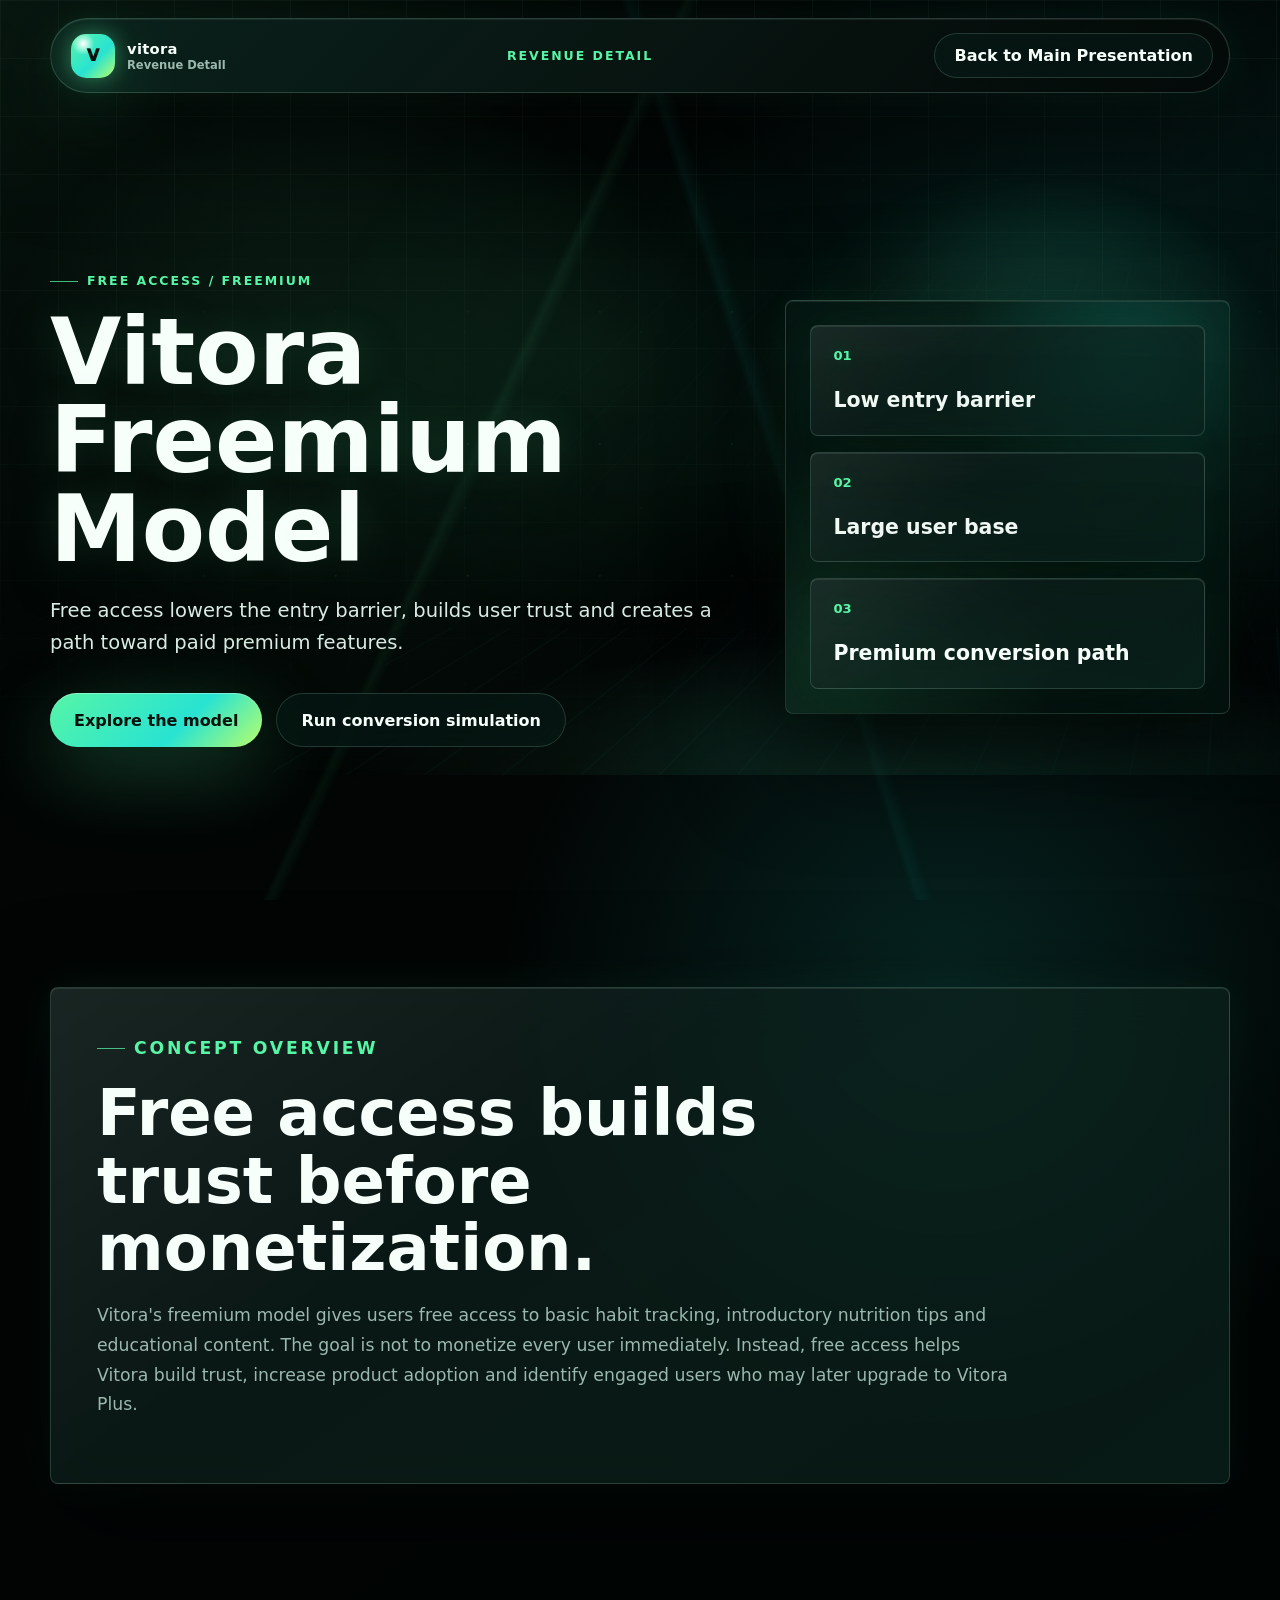
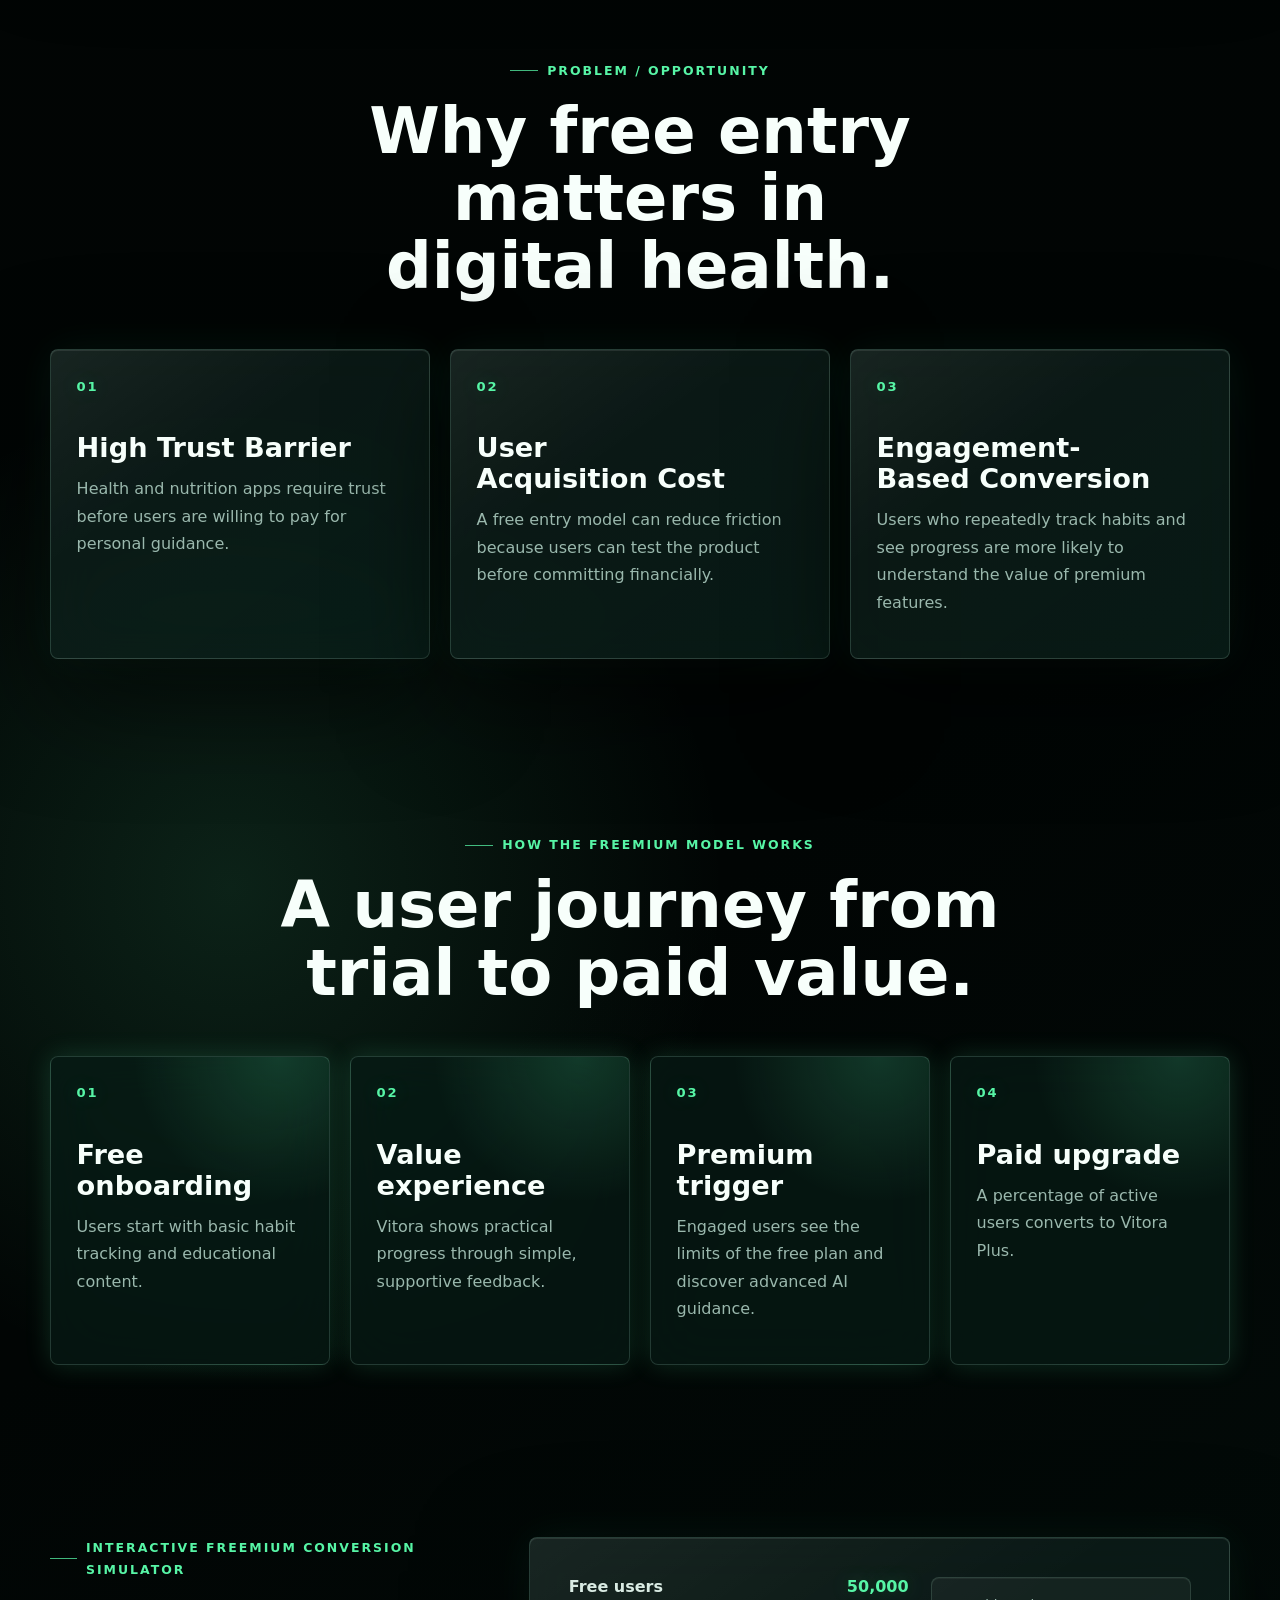
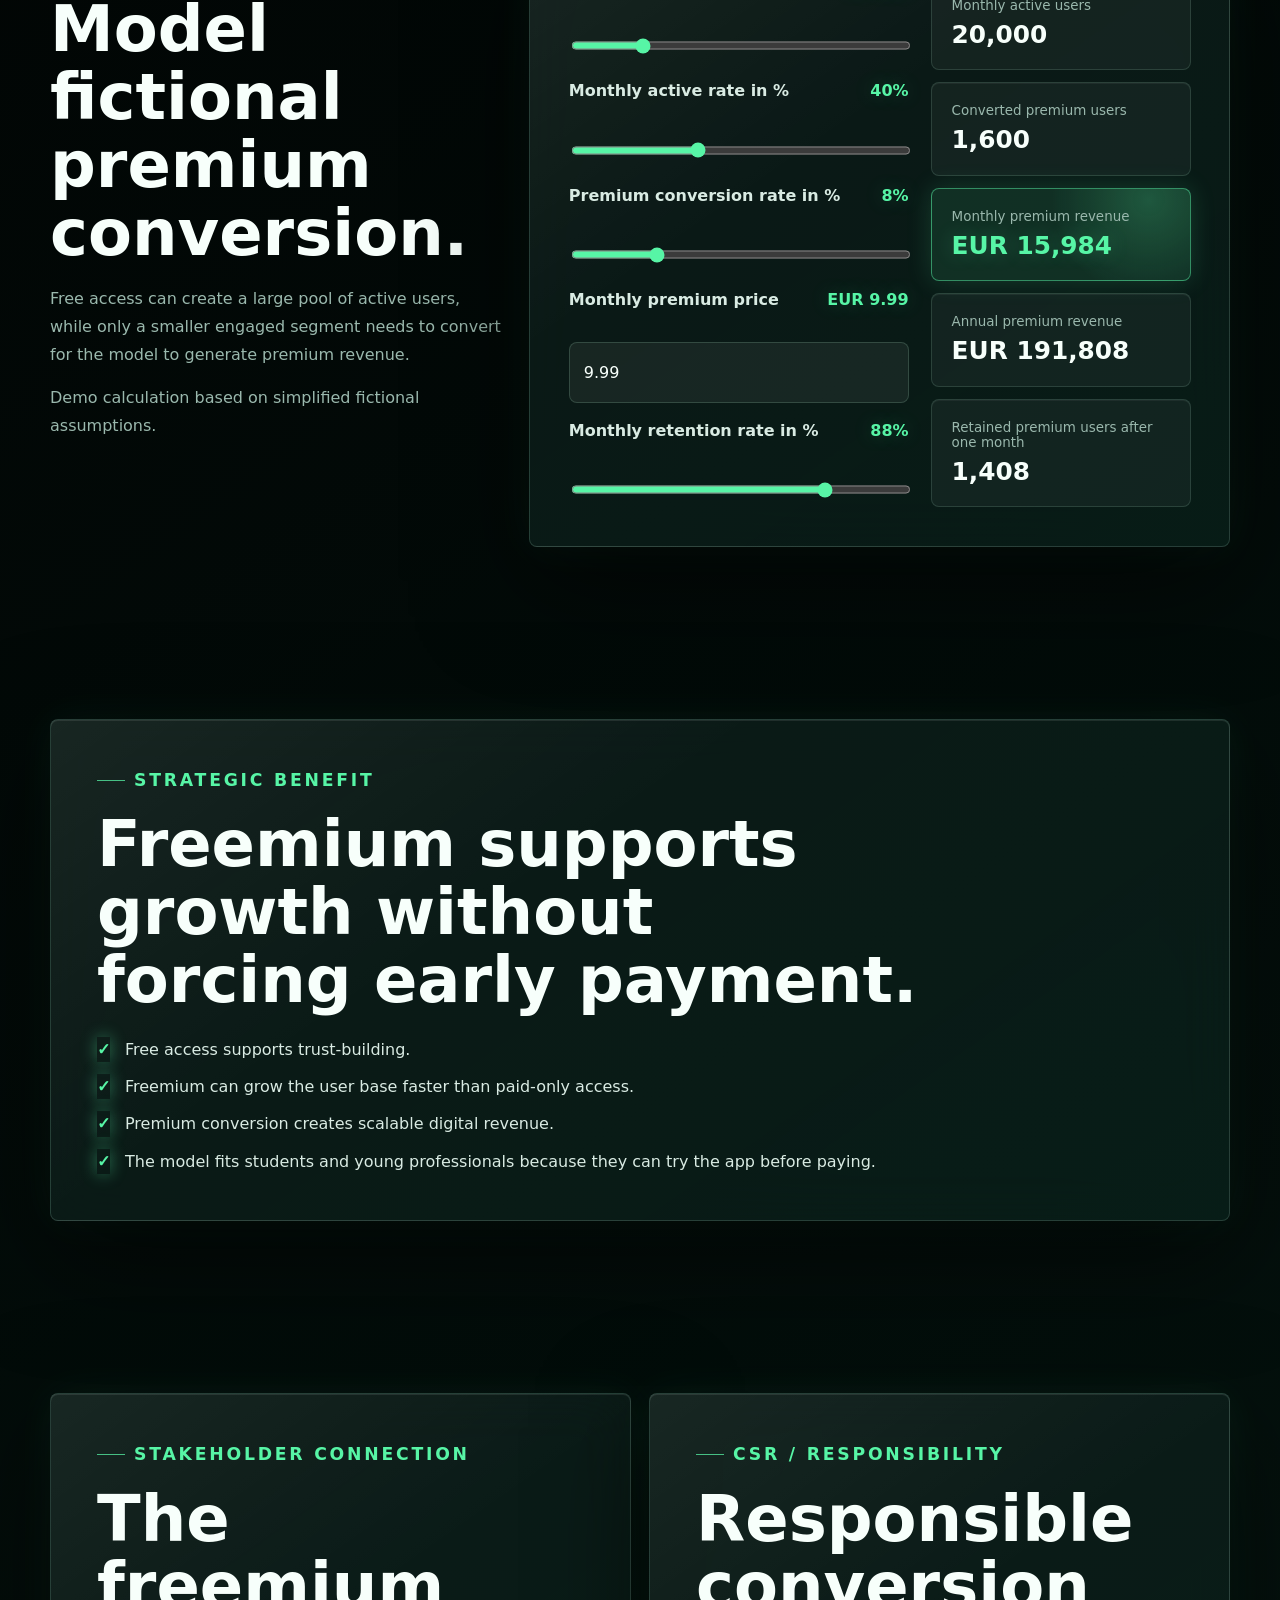
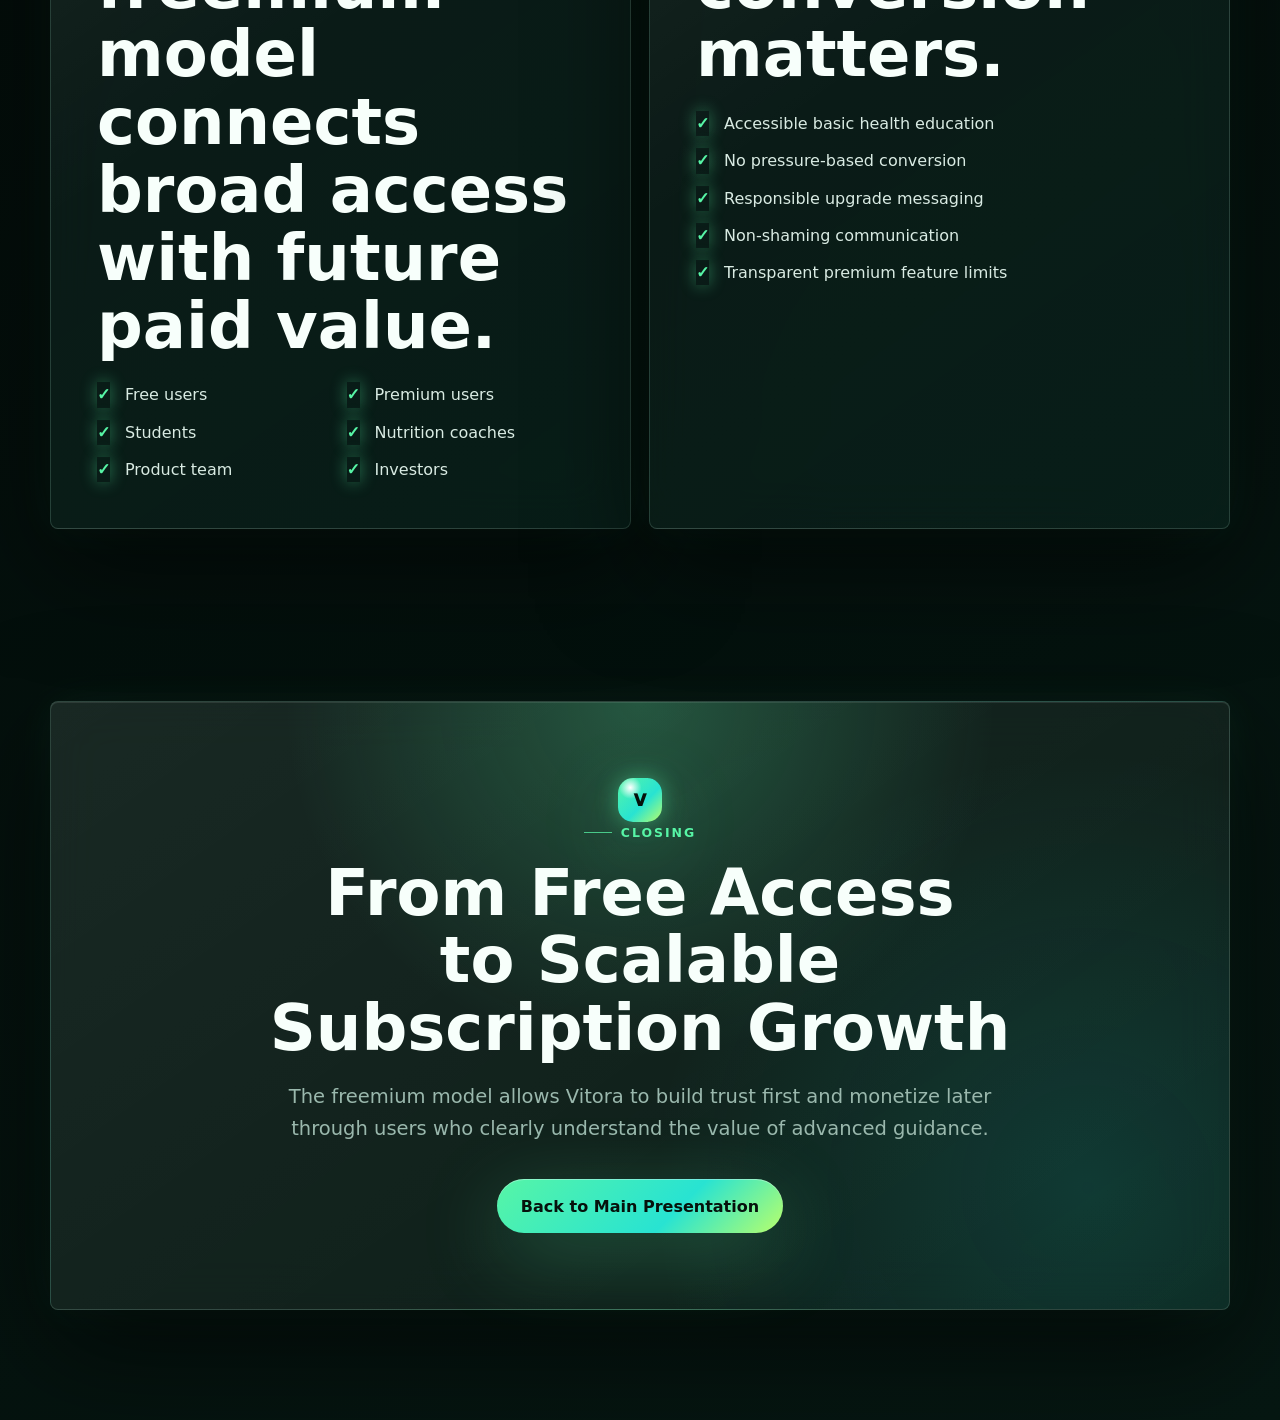
<file: pages/revenue/freemium.html>
<!DOCTYPE html>
<html lang="en" data-theme="dark">
<head>
  <meta charset="UTF-8" />
  <meta name="viewport" content="width=device-width, initial-scale=1.0" />

  <title>Vitora Freemium Model</title>
  <meta
    name="description"
    content="Interactive Vitora revenue detail page explaining the fictional freemium model for user acquisition, engagement and premium conversion."
  />

  <link rel="stylesheet" href="../../css/base.css" />
  <link rel="stylesheet" href="../../css/theme.css" />
  <link rel="stylesheet" href="../../css/layout.css" />
  <link rel="stylesheet" href="../../css/sections.css" />
  <link rel="stylesheet" href="../../css/revenue-pages.css" />
  <link
    rel="icon"
    href="data:image/svg+xml,%3Csvg xmlns='http://www.w3.org/2000/svg' viewBox='0 0 64 64'%3E%3Crect width='64' height='64' rx='18' fill='%2354f2a7'/%3E%3Ctext x='50%25' y='56%25' text-anchor='middle' font-family='Arial,sans-serif' font-size='36' font-weight='800' fill='%2306110c'%3EV%3C/text%3E%3C/svg%3E"
  />

  <script src="../../js/revenue-pages.js" defer></script>
</head>

<body class="revenue-page">
  <div class="background-grid"></div>

  <header class="revenue-topbar" aria-label="Revenue detail navigation">
    <a class="brand revenue-brand" href="../../index.html#slide-13" aria-label="Back to the Vitora Revenue Model slide">
      <span class="brand-mark">V</span>
      <span class="brand-copy">
        <strong>VITORA</strong>
        <small>Revenue Detail</small>
      </span>
    </a>

    <span class="revenue-label">Revenue Detail</span>
    <a class="secondary-button revenue-back-link" href="../../index.html#slide-13">Back to Main Presentation</a>
  </header>

  <main>
    <section class="revenue-hero" aria-labelledby="freemium-title">
      <div class="revenue-page-inner revenue-hero-grid">
        <div class="revenue-hero-copy">
          <p class="eyebrow">Free Access / Freemium</p>
          <h1 id="freemium-title">Vitora Freemium Model</h1>
          <p class="lead">
            Free access lowers the entry barrier, builds user trust and creates a path toward paid premium features.
          </p>
          <div class="revenue-hero-actions">
            <a class="primary-button" href="#overview">Explore the model</a>
            <a class="secondary-button" href="#simulator">Run conversion simulation</a>
          </div>
        </div>

        <div class="hero-point-panel" aria-label="Freemium model highlights">
          <div>
            <span>01</span>
            <strong>Low entry barrier</strong>
          </div>
          <div>
            <span>02</span>
            <strong>Large user base</strong>
          </div>
          <div>
            <span>03</span>
            <strong>Premium conversion path</strong>
          </div>
        </div>
      </div>
    </section>

    <section class="revenue-section" id="overview" aria-labelledby="overview-title">
      <div class="revenue-page-inner revenue-copy-panel">
        <p class="eyebrow">Concept Overview</p>
        <h2 id="overview-title">Free access builds trust before monetization.</h2>
        <p>
          Vitora's freemium model gives users free access to basic habit tracking, introductory nutrition tips and educational content. The goal is not to monetize every user immediately. Instead, free access helps Vitora build trust, increase product adoption and identify engaged users who may later upgrade to Vitora Plus.
        </p>
      </div>
    </section>

    <section class="revenue-section" aria-labelledby="opportunity-title">
      <div class="revenue-page-inner">
        <div class="section-heading">
          <p class="eyebrow">Problem / Opportunity</p>
          <h2 id="opportunity-title">Why free entry matters in digital health.</h2>
        </div>

        <div class="revenue-card-grid three">
          <article class="revenue-card">
            <span class="card-number">01</span>
            <h3>High Trust Barrier</h3>
            <p>Health and nutrition apps require trust before users are willing to pay for personal guidance.</p>
          </article>
          <article class="revenue-card">
            <span class="card-number">02</span>
            <h3>User Acquisition Cost</h3>
            <p>A free entry model can reduce friction because users can test the product before committing financially.</p>
          </article>
          <article class="revenue-card">
            <span class="card-number">03</span>
            <h3>Engagement-Based Conversion</h3>
            <p>Users who repeatedly track habits and see progress are more likely to understand the value of premium features.</p>
          </article>
        </div>
      </div>
    </section>

    <section class="revenue-section" id="model" aria-labelledby="model-title">
      <div class="revenue-page-inner">
        <div class="section-heading">
          <p class="eyebrow">How the Freemium Model Works</p>
          <h2 id="model-title">A user journey from trial to paid value.</h2>
        </div>

        <div class="revenue-card-grid four">
          <article class="revenue-card accent">
            <span class="card-number">01</span>
            <h3>Free onboarding</h3>
            <p>Users start with basic habit tracking and educational content.</p>
          </article>
          <article class="revenue-card accent">
            <span class="card-number">02</span>
            <h3>Value experience</h3>
            <p>Vitora shows practical progress through simple, supportive feedback.</p>
          </article>
          <article class="revenue-card accent">
            <span class="card-number">03</span>
            <h3>Premium trigger</h3>
            <p>Engaged users see the limits of the free plan and discover advanced AI guidance.</p>
          </article>
          <article class="revenue-card accent">
            <span class="card-number">04</span>
            <h3>Paid upgrade</h3>
            <p>A percentage of active users converts to Vitora Plus.</p>
          </article>
        </div>
      </div>
    </section>

    <section class="revenue-section" id="simulator" aria-labelledby="simulator-title">
      <div class="revenue-page-inner simulator-layout">
        <div class="section-heading left">
          <p class="eyebrow">Interactive Freemium Conversion Simulator</p>
          <h2 id="simulator-title">Model fictional premium conversion.</h2>
          <p>Free access can create a large pool of active users, while only a smaller engaged segment needs to convert for the model to generate premium revenue.</p>
          <p>Demo calculation based on simplified fictional assumptions.</p>
        </div>

        <form class="revenue-simulator" data-freemium-simulator>
          <div class="revenue-inputs">
            <label for="freeUsers">
              <span>Free users</span>
              <strong data-output-for="freeUsers">50,000</strong>
            </label>
            <input id="freeUsers" name="freeUsers" type="range" min="1000" max="250000" step="1000" value="50000" data-simulator-input />

            <label for="monthlyActiveRate">
              <span>Monthly active rate in %</span>
              <strong data-output-for="monthlyActiveRate">40%</strong>
            </label>
            <input id="monthlyActiveRate" name="monthlyActiveRate" type="range" min="5" max="100" step="1" value="40" data-simulator-input />

            <label for="premiumConversionRate">
              <span>Premium conversion rate in %</span>
              <strong data-output-for="premiumConversionRate">8%</strong>
            </label>
            <input id="premiumConversionRate" name="premiumConversionRate" type="range" min="1" max="30" step="1" value="8" data-simulator-input />

            <label for="monthlyPremiumPrice">
              <span>Monthly premium price</span>
              <strong data-output-for="monthlyPremiumPrice">EUR 9.99</strong>
            </label>
            <input id="monthlyPremiumPrice" name="monthlyPremiumPrice" type="number" min="2" max="25" step="0.50" value="9.99" data-simulator-input />

            <label for="monthlyRetentionRate">
              <span>Monthly retention rate in %</span>
              <strong data-output-for="monthlyRetentionRate">88%</strong>
            </label>
            <input id="monthlyRetentionRate" name="monthlyRetentionRate" type="range" min="50" max="100" step="1" value="88" data-simulator-input />
          </div>

          <div class="revenue-results" aria-live="polite">
            <div>
              <span>Monthly active users</span>
              <strong data-result="monthlyActiveUsers">20,000</strong>
            </div>
            <div>
              <span>Converted premium users</span>
              <strong data-result="convertedPremiumUsers">1,600</strong>
            </div>
            <div class="featured-result">
              <span>Monthly premium revenue</span>
              <strong data-result="monthlyPremiumRevenue">EUR 15,984</strong>
            </div>
            <div>
              <span>Annual premium revenue</span>
              <strong data-result="annualPremiumRevenue">EUR 191,808</strong>
            </div>
            <div>
              <span>Retained premium users after one month</span>
              <strong data-result="retainedPremiumUsers">1,408</strong>
            </div>
          </div>
        </form>
      </div>
    </section>

    <section class="revenue-section" aria-labelledby="benefit-title">
      <div class="revenue-page-inner revenue-copy-panel">
        <p class="eyebrow">Strategic Benefit</p>
        <h2 id="benefit-title">Freemium supports growth without forcing early payment.</h2>
        <ul class="revenue-list">
          <li>Free access supports trust-building.</li>
          <li>Freemium can grow the user base faster than paid-only access.</li>
          <li>Premium conversion creates scalable digital revenue.</li>
          <li>The model fits students and young professionals because they can try the app before paying.</li>
        </ul>
      </div>
    </section>

    <section class="revenue-section" aria-labelledby="stakeholder-title">
      <div class="revenue-page-inner stakeholder-layout">
        <div class="revenue-copy-panel">
          <p class="eyebrow">Stakeholder Connection</p>
          <h2 id="stakeholder-title">The freemium model connects broad access with future paid value.</h2>
          <ul class="revenue-list two-column">
            <li>Free users</li>
            <li>Premium users</li>
            <li>Students</li>
            <li>Nutrition coaches</li>
            <li>Product team</li>
            <li>Investors</li>
          </ul>
        </div>

        <div class="revenue-copy-panel">
          <p class="eyebrow">CSR / Responsibility</p>
          <h2>Responsible conversion matters.</h2>
          <ul class="revenue-list">
            <li>Accessible basic health education</li>
            <li>No pressure-based conversion</li>
            <li>Responsible upgrade messaging</li>
            <li>Non-shaming communication</li>
            <li>Transparent premium feature limits</li>
          </ul>
        </div>
      </div>
    </section>

    <section class="revenue-closing" aria-labelledby="closing-title">
      <div class="revenue-page-inner closing-panel">
        <span class="brand-mark">V</span>
        <p class="eyebrow">Closing</p>
        <h2 id="closing-title">From Free Access to Scalable Subscription Growth</h2>
        <p class="lead">The freemium model allows Vitora to build trust first and monetize later through users who clearly understand the value of advanced guidance.</p>
        <a class="primary-button" href="../../index.html#slide-13">Back to Main Presentation</a>
      </div>
    </section>
  </main>
</body>
</html>
</file>
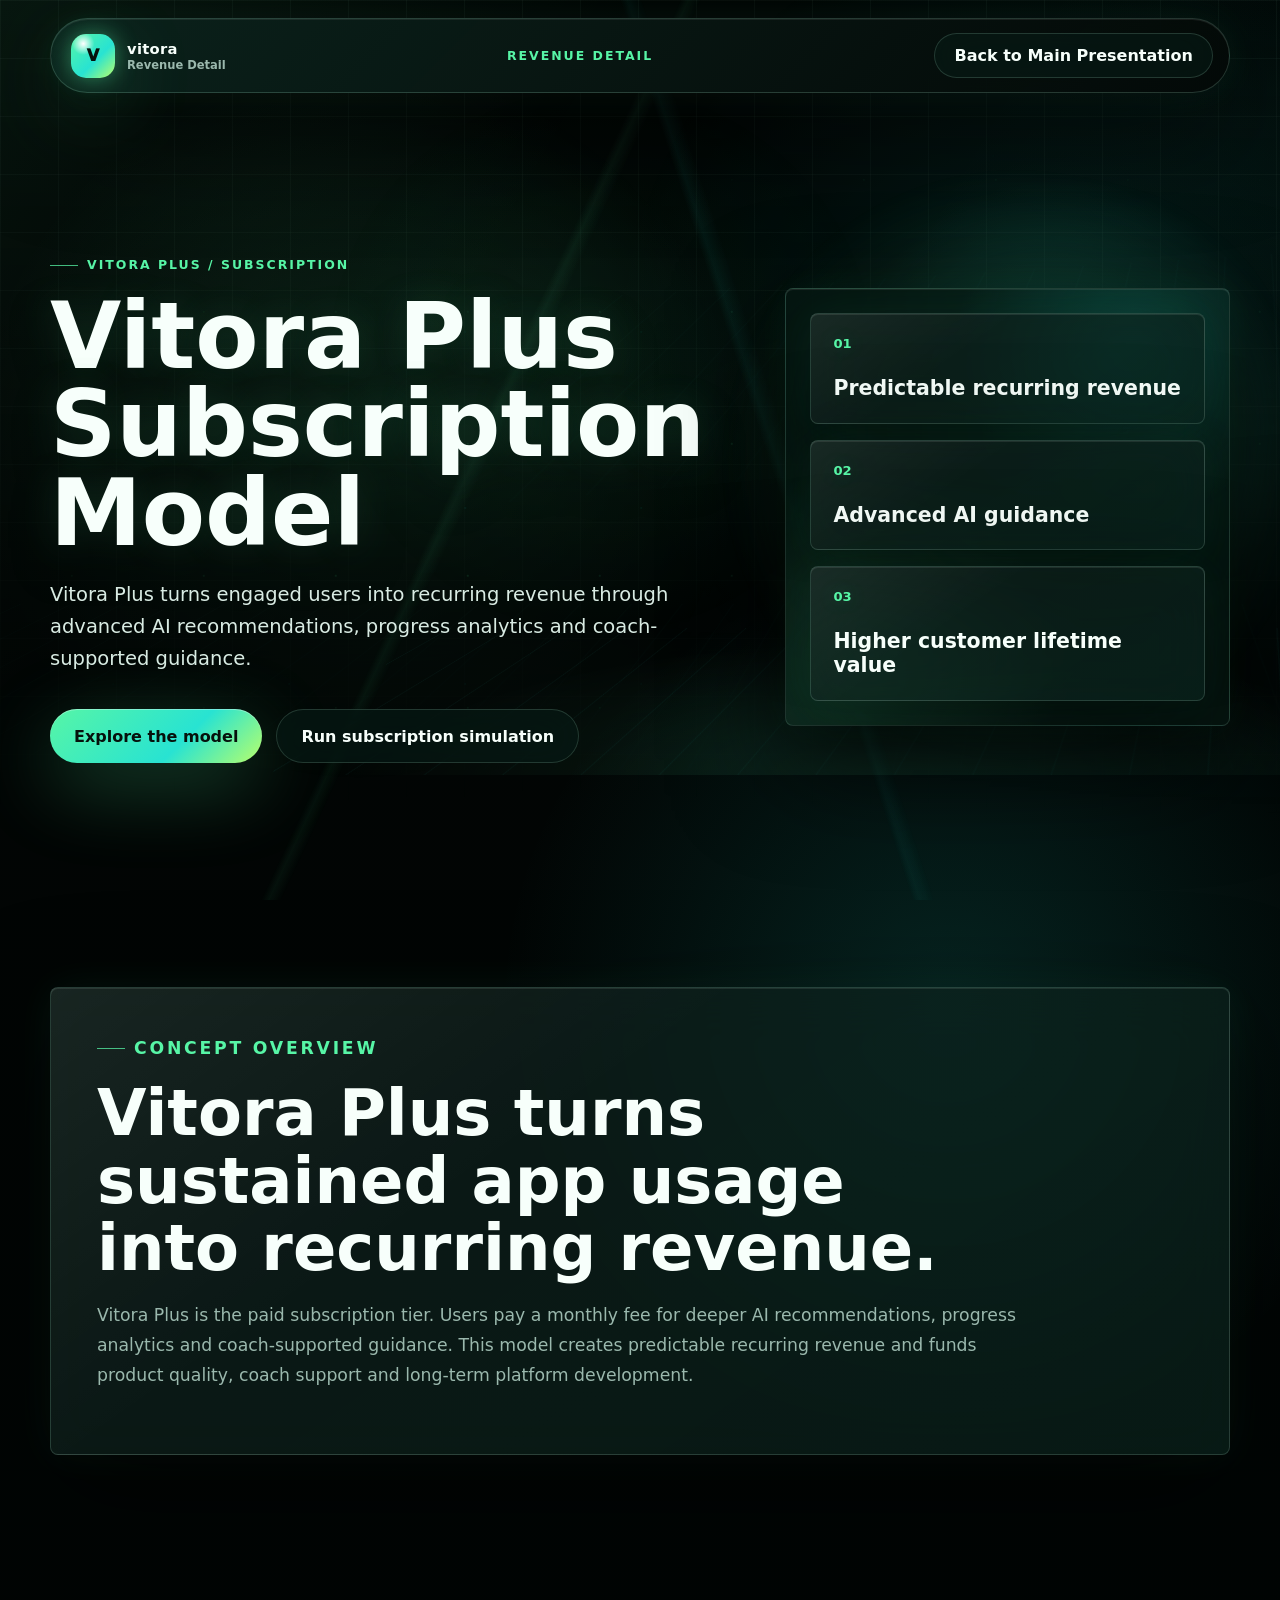
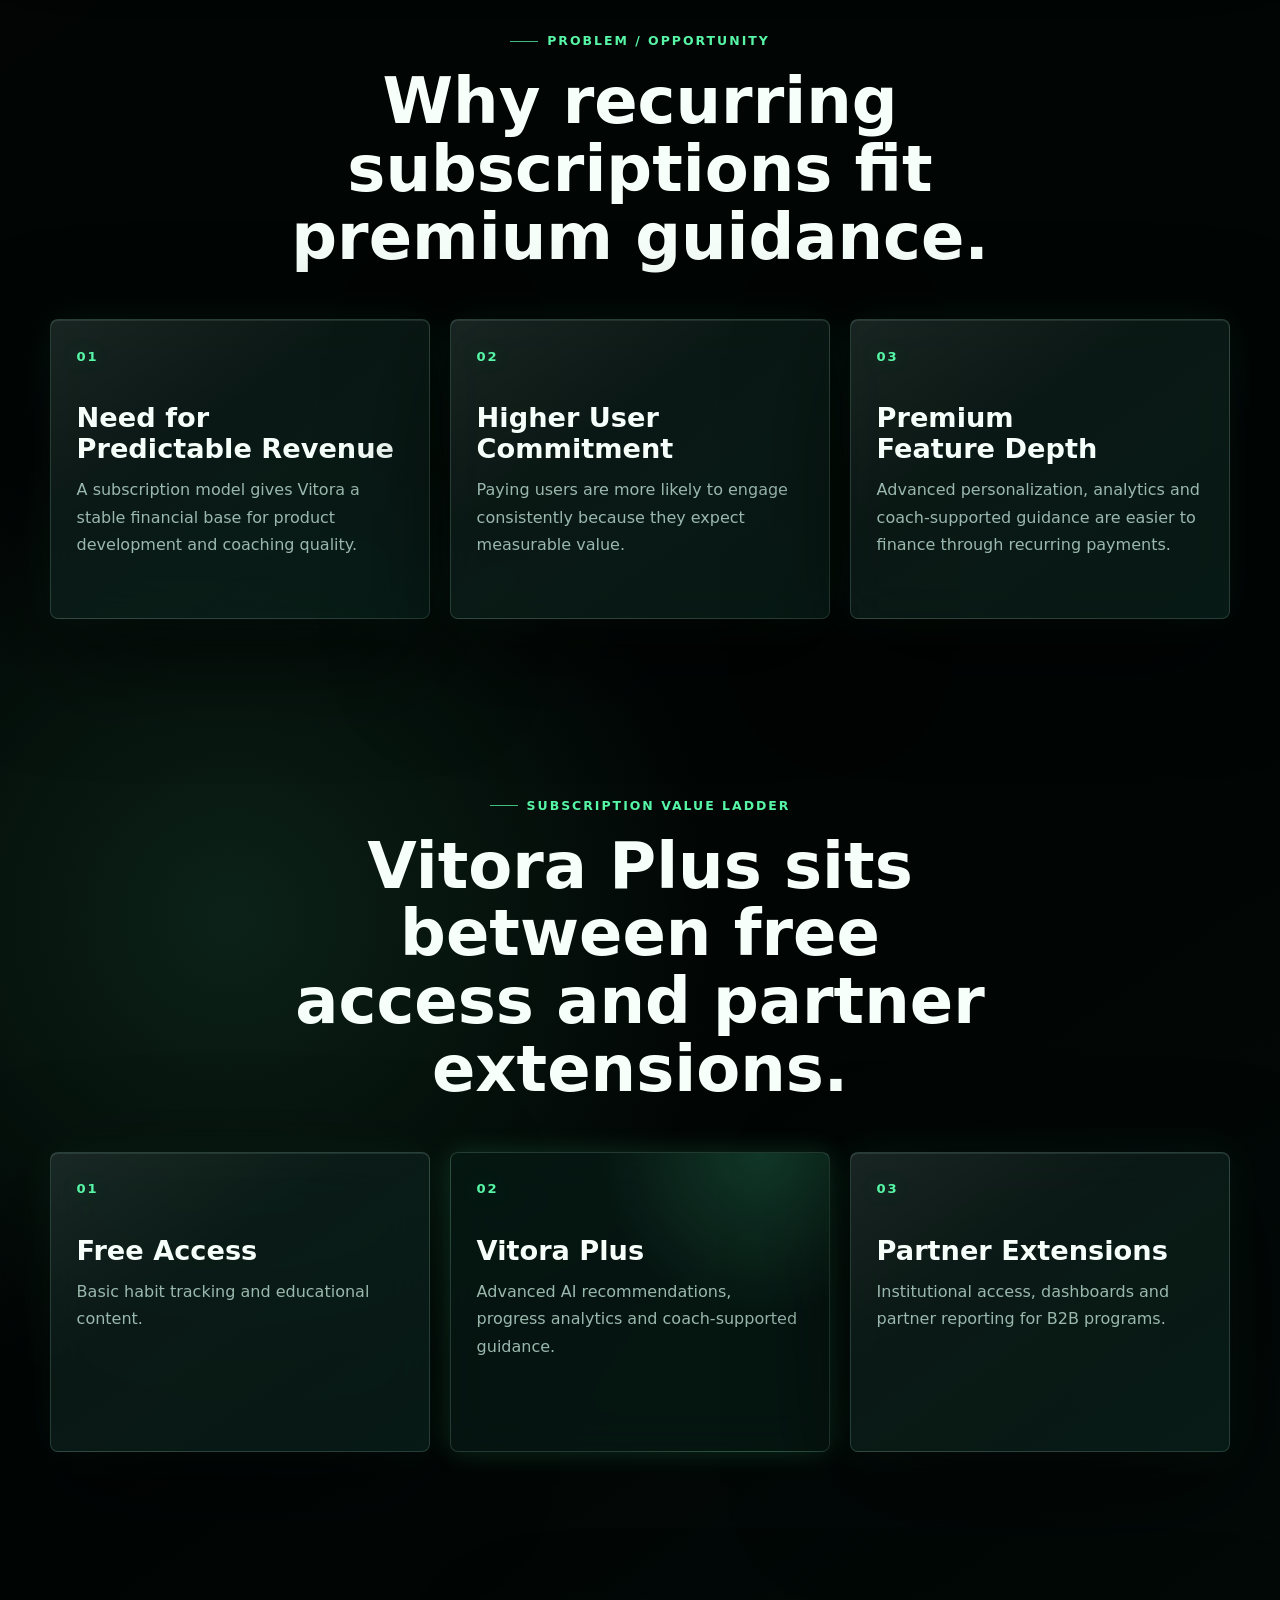
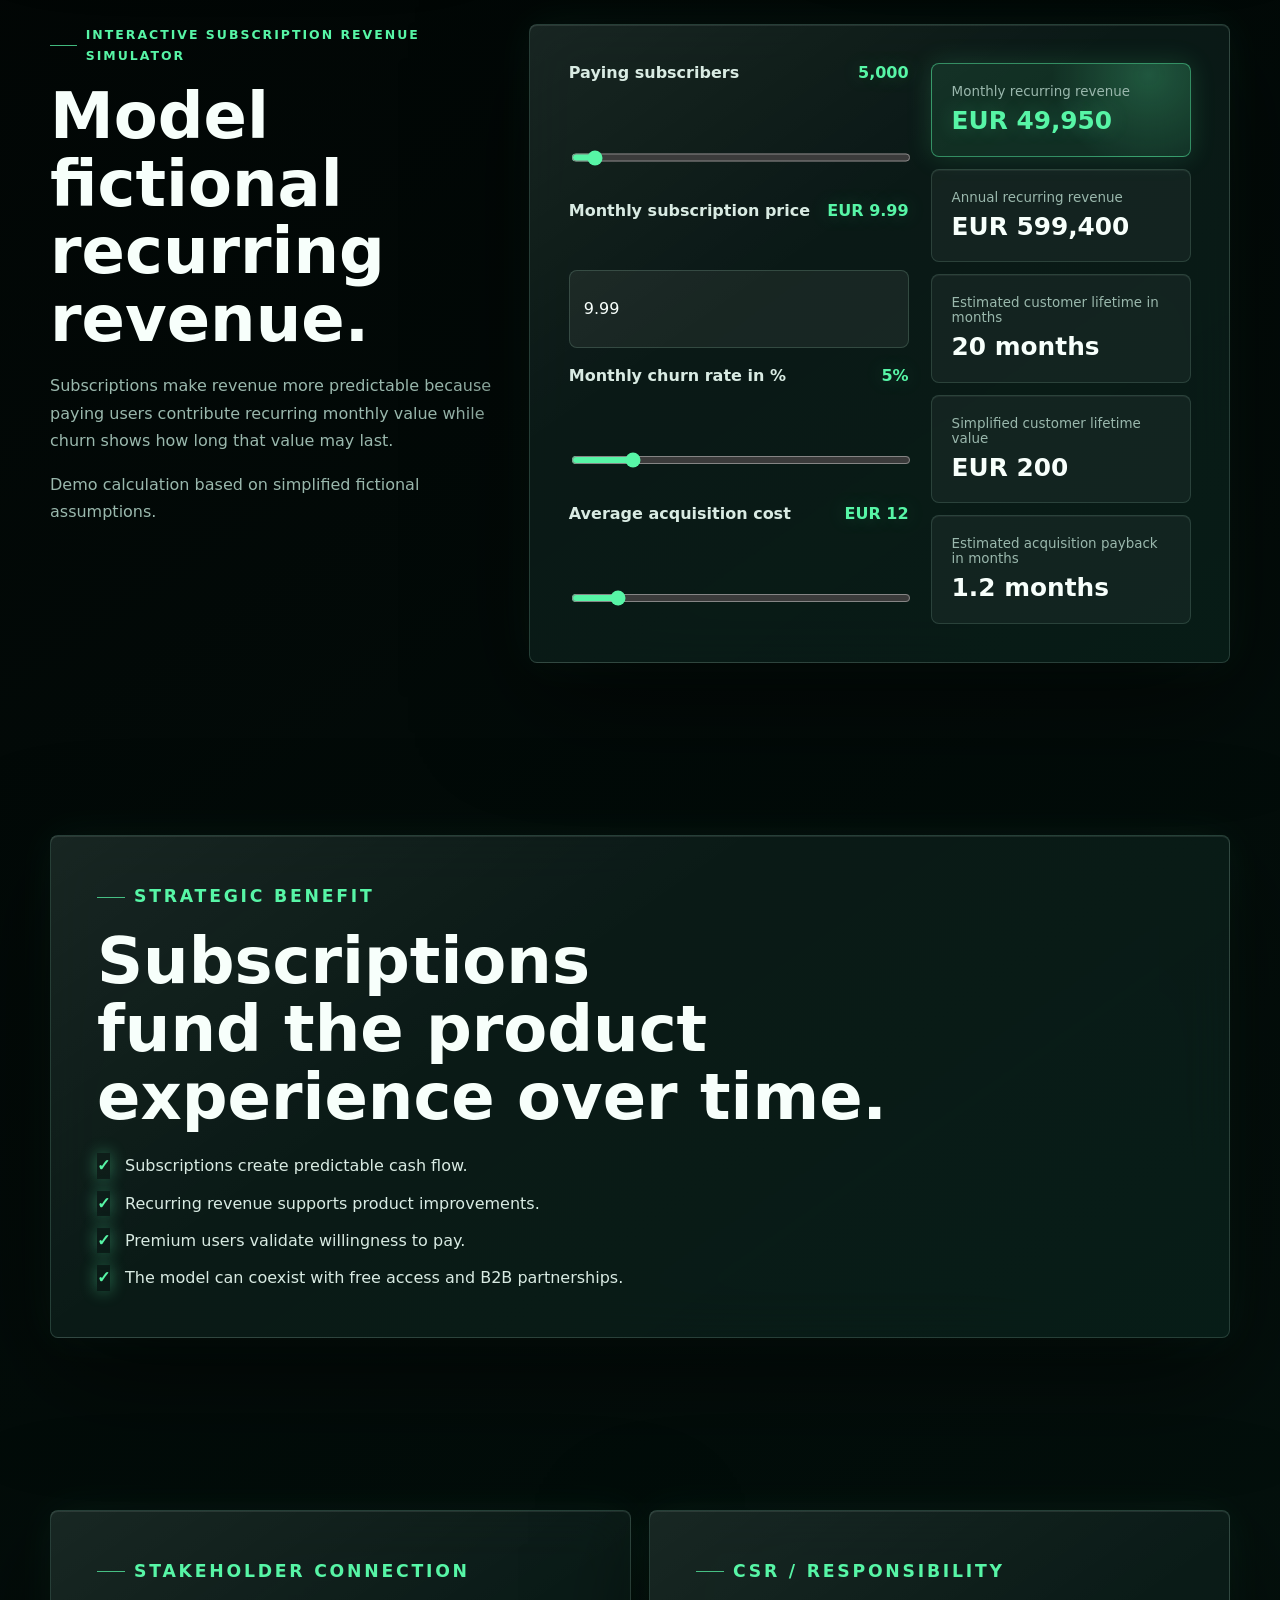
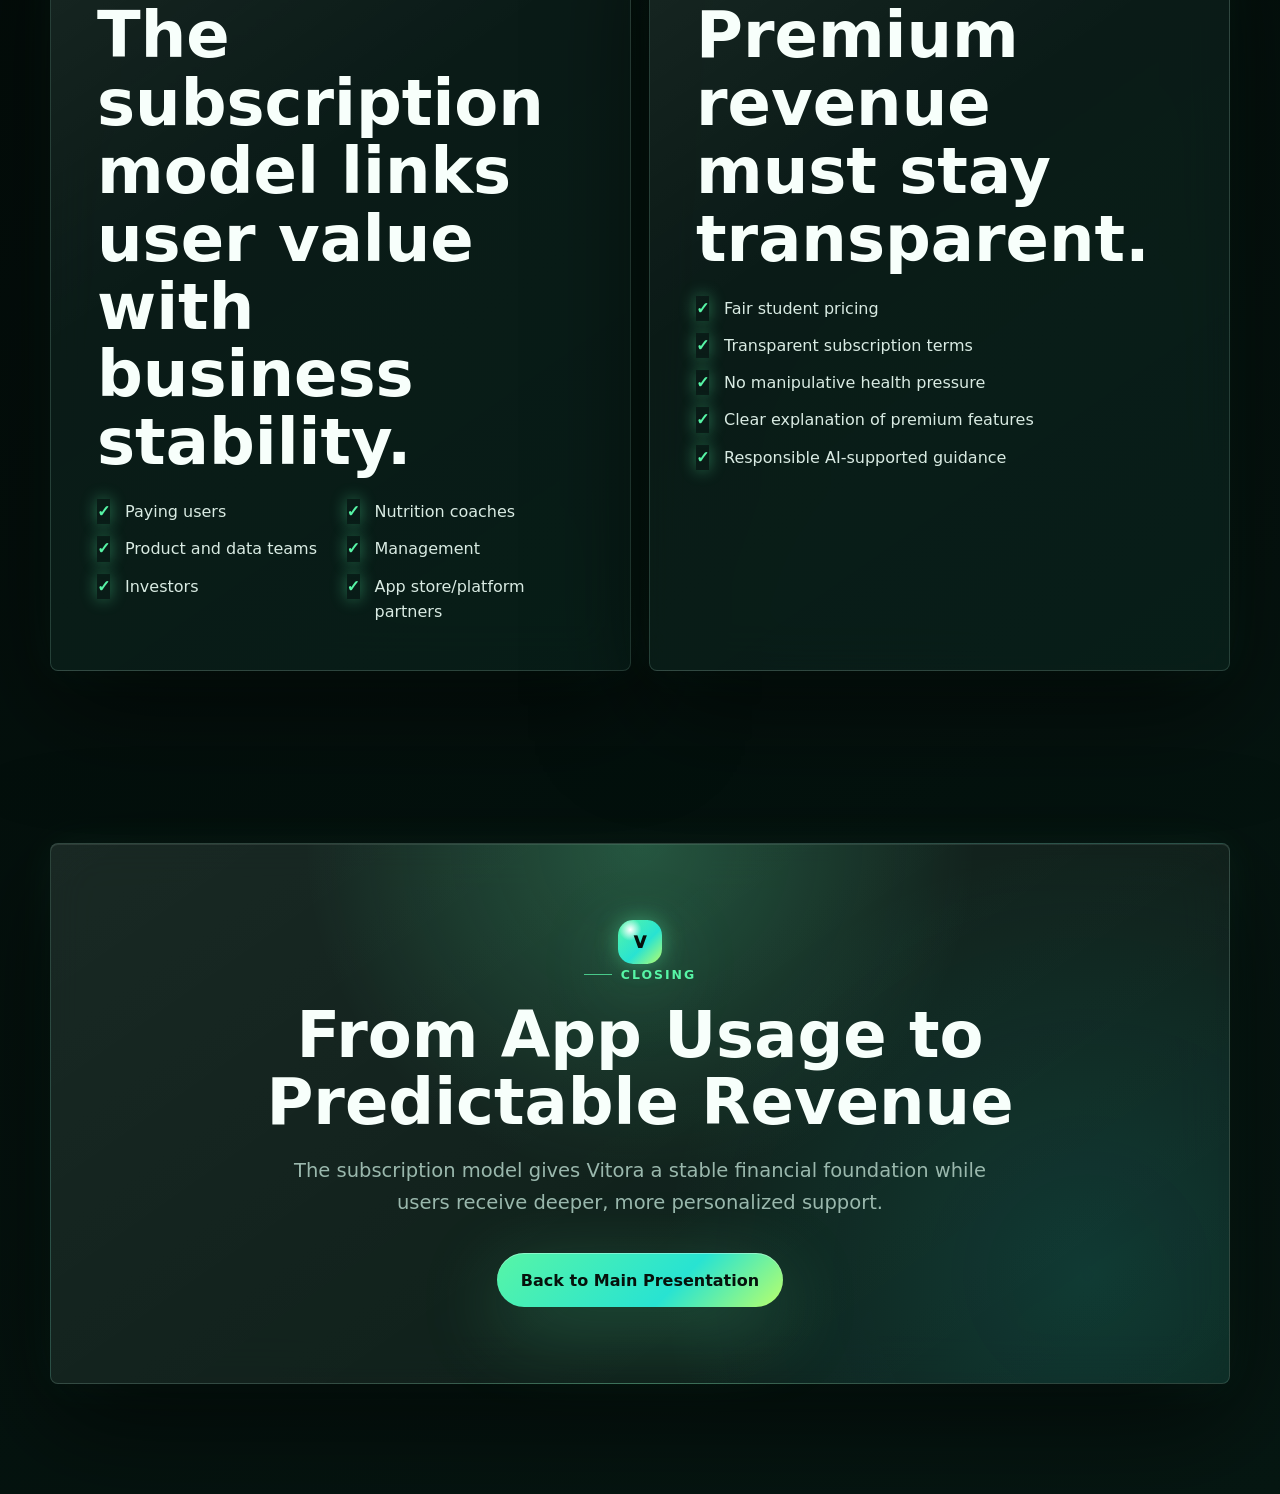
<file: pages/revenue/subscription.html>
<!DOCTYPE html>
<html lang="en" data-theme="dark">
<head>
  <meta charset="UTF-8" />
  <meta name="viewport" content="width=device-width, initial-scale=1.0" />

  <title>Vitora Plus Subscription Model</title>
  <meta
    name="description"
    content="Interactive Vitora revenue detail page explaining the fictional Vitora Plus subscription model for recurring digital health revenue."
  />

  <link rel="stylesheet" href="../../css/base.css" />
  <link rel="stylesheet" href="../../css/theme.css" />
  <link rel="stylesheet" href="../../css/layout.css" />
  <link rel="stylesheet" href="../../css/sections.css" />
  <link rel="stylesheet" href="../../css/revenue-pages.css" />
  <link
    rel="icon"
    href="data:image/svg+xml,%3Csvg xmlns='http://www.w3.org/2000/svg' viewBox='0 0 64 64'%3E%3Crect width='64' height='64' rx='18' fill='%2354f2a7'/%3E%3Ctext x='50%25' y='56%25' text-anchor='middle' font-family='Arial,sans-serif' font-size='36' font-weight='800' fill='%2306110c'%3EV%3C/text%3E%3C/svg%3E"
  />

  <script src="../../js/revenue-pages.js" defer></script>
</head>

<body class="revenue-page">
  <div class="background-grid"></div>

  <header class="revenue-topbar" aria-label="Revenue detail navigation">
    <a class="brand revenue-brand" href="../../index.html#slide-13" aria-label="Back to the Vitora Revenue Model slide">
      <span class="brand-mark">V</span>
      <span class="brand-copy">
        <strong>VITORA</strong>
        <small>Revenue Detail</small>
      </span>
    </a>

    <span class="revenue-label">Revenue Detail</span>
    <a class="secondary-button revenue-back-link" href="../../index.html#slide-13">Back to Main Presentation</a>
  </header>

  <main>
    <section class="revenue-hero" aria-labelledby="subscription-title">
      <div class="revenue-page-inner revenue-hero-grid">
        <div class="revenue-hero-copy">
          <p class="eyebrow">Vitora Plus / Subscription</p>
          <h1 id="subscription-title">Vitora Plus Subscription Model</h1>
          <p class="lead">
            Vitora Plus turns engaged users into recurring revenue through advanced AI recommendations, progress analytics and coach-supported guidance.
          </p>
          <div class="revenue-hero-actions">
            <a class="primary-button" href="#overview">Explore the model</a>
            <a class="secondary-button" href="#simulator">Run subscription simulation</a>
          </div>
        </div>

        <div class="hero-point-panel" aria-label="Subscription model highlights">
          <div>
            <span>01</span>
            <strong>Predictable recurring revenue</strong>
          </div>
          <div>
            <span>02</span>
            <strong>Advanced AI guidance</strong>
          </div>
          <div>
            <span>03</span>
            <strong>Higher customer lifetime value</strong>
          </div>
        </div>
      </div>
    </section>

    <section class="revenue-section" id="overview" aria-labelledby="overview-title">
      <div class="revenue-page-inner revenue-copy-panel">
        <p class="eyebrow">Concept Overview</p>
        <h2 id="overview-title">Vitora Plus turns sustained app usage into recurring revenue.</h2>
        <p>
          Vitora Plus is the paid subscription tier. Users pay a monthly fee for deeper AI recommendations, progress analytics and coach-supported guidance. This model creates predictable recurring revenue and funds product quality, coach support and long-term platform development.
        </p>
      </div>
    </section>

    <section class="revenue-section" aria-labelledby="opportunity-title">
      <div class="revenue-page-inner">
        <div class="section-heading">
          <p class="eyebrow">Problem / Opportunity</p>
          <h2 id="opportunity-title">Why recurring subscriptions fit premium guidance.</h2>
        </div>

        <div class="revenue-card-grid three">
          <article class="revenue-card">
            <span class="card-number">01</span>
            <h3>Need for Predictable Revenue</h3>
            <p>A subscription model gives Vitora a stable financial base for product development and coaching quality.</p>
          </article>
          <article class="revenue-card">
            <span class="card-number">02</span>
            <h3>Higher User Commitment</h3>
            <p>Paying users are more likely to engage consistently because they expect measurable value.</p>
          </article>
          <article class="revenue-card">
            <span class="card-number">03</span>
            <h3>Premium Feature Depth</h3>
            <p>Advanced personalization, analytics and coach-supported guidance are easier to finance through recurring payments.</p>
          </article>
        </div>
      </div>
    </section>

    <section class="revenue-section" id="model" aria-labelledby="model-title">
      <div class="revenue-page-inner">
        <div class="section-heading">
          <p class="eyebrow">Subscription Value Ladder</p>
          <h2 id="model-title">Vitora Plus sits between free access and partner extensions.</h2>
        </div>

        <div class="revenue-card-grid three">
          <article class="revenue-card">
            <span class="card-number">01</span>
            <h3>Free Access</h3>
            <p>Basic habit tracking and educational content.</p>
          </article>
          <article class="revenue-card accent">
            <span class="card-number">02</span>
            <h3>Vitora Plus</h3>
            <p>Advanced AI recommendations, progress analytics and coach-supported guidance.</p>
          </article>
          <article class="revenue-card">
            <span class="card-number">03</span>
            <h3>Partner Extensions</h3>
            <p>Institutional access, dashboards and partner reporting for B2B programs.</p>
          </article>
        </div>
      </div>
    </section>

    <section class="revenue-section" id="simulator" aria-labelledby="simulator-title">
      <div class="revenue-page-inner simulator-layout">
        <div class="section-heading left">
          <p class="eyebrow">Interactive Subscription Revenue Simulator</p>
          <h2 id="simulator-title">Model fictional recurring revenue.</h2>
          <p>Subscriptions make revenue more predictable because paying users contribute recurring monthly value while churn shows how long that value may last.</p>
          <p>Demo calculation based on simplified fictional assumptions.</p>
        </div>

        <form class="revenue-simulator" data-subscription-simulator>
          <div class="revenue-inputs">
            <label for="payingSubscribers">
              <span>Paying subscribers</span>
              <strong data-output-for="payingSubscribers">5,000</strong>
            </label>
            <input id="payingSubscribers" name="payingSubscribers" type="range" min="100" max="100000" step="100" value="5000" data-simulator-input />

            <label for="monthlySubscriptionPrice">
              <span>Monthly subscription price</span>
              <strong data-output-for="monthlySubscriptionPrice">EUR 9.99</strong>
            </label>
            <input id="monthlySubscriptionPrice" name="monthlySubscriptionPrice" type="number" min="2" max="30" step="0.50" value="9.99" data-simulator-input />

            <label for="monthlyChurnRate">
              <span>Monthly churn rate in %</span>
              <strong data-output-for="monthlyChurnRate">5%</strong>
            </label>
            <input id="monthlyChurnRate" name="monthlyChurnRate" type="range" min="1" max="25" step="1" value="5" data-simulator-input />

            <label for="averageAcquisitionCost">
              <span>Average acquisition cost</span>
              <strong data-output-for="averageAcquisitionCost">EUR 12</strong>
            </label>
            <input id="averageAcquisitionCost" name="averageAcquisitionCost" type="range" min="0" max="100" step="1" value="12" data-simulator-input />
          </div>

          <div class="revenue-results" aria-live="polite">
            <div class="featured-result">
              <span>Monthly recurring revenue</span>
              <strong data-result="monthlyRecurringRevenue">EUR 49,950</strong>
            </div>
            <div>
              <span>Annual recurring revenue</span>
              <strong data-result="annualRecurringRevenue">EUR 599,400</strong>
            </div>
            <div>
              <span>Estimated customer lifetime in months</span>
              <strong data-result="estimatedCustomerLifetime">20 months</strong>
            </div>
            <div>
              <span>Simplified customer lifetime value</span>
              <strong data-result="simplifiedCustomerLifetimeValue">EUR 200</strong>
            </div>
            <div>
              <span>Estimated acquisition payback in months</span>
              <strong data-result="estimatedAcquisitionPayback">1.2 months</strong>
            </div>
          </div>
        </form>
      </div>
    </section>

    <section class="revenue-section" aria-labelledby="benefit-title">
      <div class="revenue-page-inner revenue-copy-panel">
        <p class="eyebrow">Strategic Benefit</p>
        <h2 id="benefit-title">Subscriptions fund the product experience over time.</h2>
        <ul class="revenue-list">
          <li>Subscriptions create predictable cash flow.</li>
          <li>Recurring revenue supports product improvements.</li>
          <li>Premium users validate willingness to pay.</li>
          <li>The model can coexist with free access and B2B partnerships.</li>
        </ul>
      </div>
    </section>

    <section class="revenue-section" aria-labelledby="stakeholder-title">
      <div class="revenue-page-inner stakeholder-layout">
        <div class="revenue-copy-panel">
          <p class="eyebrow">Stakeholder Connection</p>
          <h2 id="stakeholder-title">The subscription model links user value with business stability.</h2>
          <ul class="revenue-list two-column">
            <li>Paying users</li>
            <li>Nutrition coaches</li>
            <li>Product and data teams</li>
            <li>Management</li>
            <li>Investors</li>
            <li>App store/platform partners</li>
          </ul>
        </div>

        <div class="revenue-copy-panel">
          <p class="eyebrow">CSR / Responsibility</p>
          <h2>Premium revenue must stay transparent.</h2>
          <ul class="revenue-list">
            <li>Fair student pricing</li>
            <li>Transparent subscription terms</li>
            <li>No manipulative health pressure</li>
            <li>Clear explanation of premium features</li>
            <li>Responsible AI-supported guidance</li>
          </ul>
        </div>
      </div>
    </section>

    <section class="revenue-closing" aria-labelledby="closing-title">
      <div class="revenue-page-inner closing-panel">
        <span class="brand-mark">V</span>
        <p class="eyebrow">Closing</p>
        <h2 id="closing-title">From App Usage to Predictable Revenue</h2>
        <p class="lead">The subscription model gives Vitora a stable financial foundation while users receive deeper, more personalized support.</p>
        <a class="primary-button" href="../../index.html#slide-13">Back to Main Presentation</a>
      </div>
    </section>
  </main>
</body>
</html>
</file>
<file: css/base.css>
*,
*::before,
*::after {
  box-sizing: border-box;
}

html {
  scroll-behavior: smooth;
  scroll-padding-top: calc(var(--header-height) + 2.75rem);
  min-width: 320px;
  color-scheme: dark;
}

body {
  margin: 0;
  min-height: 100vh;
  font-family:
    Inter,
    ui-sans-serif,
    system-ui,
    -apple-system,
    BlinkMacSystemFont,
    "Segoe UI",
    sans-serif;
  color: var(--text);
  background:
    radial-gradient(circle at 72% 15%, rgba(40, 227, 210, 0.14), transparent 28rem),
    radial-gradient(circle at 26% 40%, rgba(87, 245, 166, 0.16), transparent 34rem),
    linear-gradient(145deg, #010302 0%, var(--bg) 38%, var(--bg-soft) 72%, #010302 100%);
  overflow-x: hidden;
}

body::before,
body::after {
  content: "";
  position: fixed;
  inset: 0;
  z-index: -4;
  pointer-events: none;
}

body::before {
  background:
    radial-gradient(circle at 47% 40%, rgba(87, 245, 166, 0.08), transparent 34%),
    linear-gradient(115deg, transparent 0 40%, rgba(87, 245, 166, 0.07) 40.5%, transparent 41.3% 100%),
    linear-gradient(72deg, transparent 0 58%, rgba(40, 227, 210, 0.07) 58.5%, transparent 59.5% 100%);
  opacity: 0.78;
}

body::after {
  background-image:
    radial-gradient(circle, rgba(87, 245, 166, 0.5) 0 1px, transparent 1.5px),
    radial-gradient(circle, rgba(40, 227, 210, 0.3) 0 1px, transparent 1.4px);
  background-position: 12% 32%, 82% 58%;
  background-size: 132px 132px, 176px 176px;
  mask-image:
    radial-gradient(ellipse at 34% 56%, black, transparent 48%),
    radial-gradient(ellipse at 76% 42%, black, transparent 40%);
  opacity: 0.24;
}

html[data-theme="light"] {
  color-scheme: light;
}

::selection {
  color: #06110c;
  background: var(--primary);
}

a {
  color: inherit;
  text-decoration: none;
}

button,
input {
  font: inherit;
}

button {
  cursor: pointer;
}

img,
svg {
  display: block;
  max-width: 100%;
}

h1,
h2,
h3,
p {
  margin-top: 0;
}

h1 {
  margin-bottom: 24px;
  font-size: 5.6rem;
  line-height: 1;
  letter-spacing: 0;
  text-wrap: balance;
  text-shadow: 0 0 34px rgba(87, 245, 166, 0.12);
}

h2 {
  margin-bottom: 18px;
  font-size: 4rem;
  line-height: 1.06;
  letter-spacing: 0;
  text-wrap: balance;
}

h3 {
  margin-bottom: 12px;
  font-size: 1.7rem;
  line-height: 1.14;
  letter-spacing: 0;
  text-wrap: balance;
}

p {
  color: var(--muted);
  line-height: 1.72;
  overflow-wrap: break-word;
}

table {
  width: 100%;
  min-width: 760px;
  border-collapse: collapse;
}

th,
td {
  padding: 18px 16px;
  border-bottom: 1px solid var(--line);
  text-align: center;
  white-space: nowrap;
}

th:first-child,
td:first-child {
  text-align: left;
}

th {
  color: var(--muted);
  font-size: 0.78rem;
  letter-spacing: 0.08em;
  text-transform: uppercase;
}

td {
  color: var(--muted-strong);
  font-weight: 720;
}

input[type="range"] {
  width: 100%;
  accent-color: var(--primary);
}

:focus-visible {
  outline: 2px solid var(--secondary);
  outline-offset: 4px;
}

@media (max-width: 1020px) {
  h1 {
    font-size: 4.5rem;
  }

  h2 {
    font-size: 3.2rem;
  }
}

@media (max-width: 720px) {
  h1 {
    font-size: 3.25rem;
  }

  h2 {
    font-size: 2.45rem;
  }

  h3 {
    font-size: 1.35rem;
  }
}

@media (prefers-reduced-motion: reduce) {
  *,
  *::before,
  *::after {
    scroll-behavior: auto !important;
    animation: none !important;
    transition: none !important;
  }
}

@media (max-width: 768px) {
  *,
  *::before,
  *::after {
    scroll-behavior: auto !important;
  }

  body {
    min-height: 100dvh;
    overflow-x: hidden;
    background:
      radial-gradient(circle at 50% 0%, rgba(87, 245, 166, 0.1), transparent 18rem),
      linear-gradient(145deg, #010302 0%, var(--bg) 54%, #020504 100%);
  }

  body::before,
  body::after {
    display: none;
  }

  h1 {
    text-shadow: none;
  }
}
</file>
<file: css/theme.css>
:root {
  --bg: #010504;
  --bg-soft: #061712;
  --surface: rgba(226, 255, 244, 0.065);
  --surface-strong: rgba(226, 255, 244, 0.12);
  --glass: rgba(8, 28, 23, 0.68);
  --glass-strong: rgba(14, 46, 37, 0.78);

  --text: #f7fffb;
  --muted: #9ab8ad;
  --muted-strong: #d9ebe3;
  --line: rgba(189, 255, 225, 0.16);

  --primary: #57f5a6;
  --primary-strong: #22de89;
  --secondary: #28e3d2;
  --accent: #b9ff6b;
  --danger: #ff7d8d;

  --shadow: 0 34px 110px rgba(0, 0, 0, 0.62);
  --shadow-bright: 0 22px 80px rgba(87, 245, 166, 0.28);

  --radius-xl: 8px;
  --radius-lg: 8px;
  --radius-md: 8px;
  --radius-sm: 8px;

  --space-1: 0.375rem;
  --space-2: 0.625rem;
  --space-3: 1rem;
  --space-4: 1.25rem;
  --space-5: 1.5rem;
  --space-6: 2rem;
  --space-7: 2.5rem;
  --card-padding: clamp(1.25rem, 2vw, 1.85rem);
  --panel-padding: clamp(1.5rem, 3vw, 2.5rem);
  --section-x: clamp(1.25rem, 3vw, 2.25rem);

  --max-width: 1180px;
  --header-height: 76px;
  --ease: cubic-bezier(0.22, 1, 0.36, 1);
  --panel-blur: 22px;
  --ring: rgba(87, 245, 166, 0.36);
  --halo: 0 0 28px rgba(87, 245, 166, 0.22), 0 0 86px rgba(40, 227, 210, 0.1);
}

html[data-theme="light"] {
  --bg: #f5fbf7;
  --bg-soft: #ffffff;
  --surface: rgba(5, 40, 26, 0.06);
  --surface-strong: rgba(5, 40, 26, 0.1);
  --glass: rgba(255, 255, 255, 0.72);
  --glass-strong: rgba(255, 255, 255, 0.88);

  --text: #07100d;
  --muted: #53675c;
  --muted-strong: #263c31;
  --line: rgba(8, 45, 29, 0.13);

  --primary: #09b96d;
  --primary-strong: #06884f;
  --secondary: #0587b5;
  --accent: #7c9d00;
  --danger: #d4485d;

  --shadow: 0 30px 80px rgba(17, 74, 48, 0.14);
  --shadow-bright: 0 24px 70px rgba(9, 185, 109, 0.13);
  --ring: rgba(9, 185, 109, 0.26);
}
</file>
<file: css/layout.css>
.scroll-progress {
  position: fixed;
  inset: 0 auto auto 0;
  z-index: 9999;
  width: 100%;
  height: 3px;
  transform: scaleX(0);
  transform-origin: left center;
  background: linear-gradient(90deg, var(--primary), var(--secondary), var(--accent));
  box-shadow: 0 0 24px rgba(84, 242, 167, 0.75);
}

.background-grid {
  position: fixed;
  inset: 0;
  z-index: -3;
  pointer-events: none;
  background:
    linear-gradient(rgba(180, 255, 222, 0.04) 1px, transparent 1px),
    linear-gradient(90deg, rgba(180, 255, 222, 0.04) 1px, transparent 1px),
    radial-gradient(circle at 28% 50%, rgba(87, 245, 166, 0.2), transparent 24rem),
    radial-gradient(circle at 82% 38%, rgba(40, 227, 210, 0.14), transparent 27rem),
    linear-gradient(120deg, rgba(87, 245, 166, 0.08), transparent 36%),
    linear-gradient(300deg, rgba(40, 227, 210, 0.07), transparent 42%);
  background-size: 58px 58px, 58px 58px, 100% 100%, 100% 100%, 100% 100%, 100% 100%;
  mask-image: linear-gradient(to bottom, black, transparent 92%);
}

.background-grid::before,
.background-grid::after {
  content: "";
  position: absolute;
  inset: auto -12% 8% -12%;
  height: 34vh;
  background:
    repeating-linear-gradient(112deg, transparent 0 24px, rgba(40, 227, 210, 0.18) 25px, transparent 26px 54px),
    radial-gradient(ellipse at 50% 100%, rgba(87, 245, 166, 0.26), transparent 58%);
  opacity: 0.42;
  transform: perspective(900px) rotateX(58deg);
}

.background-grid::after {
  inset: 20% -8% auto 45%;
  height: 38vh;
  opacity: 0.18;
  transform: perspective(900px) rotateX(58deg) rotateZ(-8deg);
}

.site-header {
  position: fixed;
  top: 18px;
  left: 50%;
  z-index: 1000;
  display: flex;
  align-items: center;
  justify-content: space-between;
  width: min(calc(100% - 32px), var(--max-width));
  min-height: var(--header-height);
  padding: 10px 14px 10px 18px;
  border: 1px solid rgba(190, 255, 225, 0.16);
  border-radius: 999px;
  background:
    linear-gradient(135deg, rgba(12, 36, 29, 0.8), rgba(3, 10, 8, 0.5)),
    rgba(5, 8, 7, 0.62);
  backdrop-filter: blur(28px) saturate(1.25);
  box-shadow:
    0 18px 70px rgba(0, 0, 0, 0.36),
    inset 0 1px 0 rgba(255, 255, 255, 0.08);
  transform: translateX(-50%);
  transition:
    min-height 0.28s var(--ease),
    background 0.28s var(--ease),
    border-color 0.28s var(--ease);
}

html[data-theme="light"] .site-header {
  background: rgba(255, 255, 255, 0.78);
}

.site-header.compact,
body.is-scrolled .site-header {
  top: 8px;
  justify-content: center;
  width: min(920px, calc(100% - 32px));
  min-height: 42px;
  padding: 5px;
  border-color: transparent;
  background: transparent;
  box-shadow: none;
}

html[data-theme="light"] .site-header.compact,
html[data-theme="light"] body.is-scrolled .site-header {
  background: transparent;
}

.site-header.compact .brand,
.site-header.compact .header-actions,
body.is-scrolled .site-header .brand,
body.is-scrolled .site-header .header-actions {
  width: 0;
  min-width: 0;
  height: 0;
  overflow: hidden;
  opacity: 0;
  pointer-events: none;
}

.site-header.compact .main-nav,
body.is-scrolled .site-header .main-nav {
  display: flex;
  max-width: min(900px, calc(100vw - 48px));
  border-color: transparent;
  background: rgba(5, 8, 7, 0.22);
  backdrop-filter: blur(12px);
}

html[data-theme="light"] .site-header.compact .main-nav,
html[data-theme="light"] body.is-scrolled .site-header .main-nav {
  background: rgba(255, 255, 255, 0.34);
}

.site-header.compact .main-nav a,
body.is-scrolled .site-header .main-nav a {
  padding: 8px 12px;
  background: transparent;
  font-size: 0.76rem;
}

.site-header.compact .main-nav a.active,
body.is-scrolled .site-header .main-nav a.active {
  color: var(--primary);
  background: rgba(84, 242, 167, 0.1);
}

.brand {
  display: inline-flex;
  align-items: center;
  gap: 12px;
  min-width: max-content;
}

.brand-mark,
.brand-large span {
  display: grid;
  place-items: center;
  width: 44px;
  height: 44px;
  border-radius: 15px;
  color: #06110c;
  background:
    radial-gradient(circle at 28% 22%, #ffffff, transparent 24%),
    linear-gradient(135deg, var(--primary), var(--secondary) 58%, var(--accent));
  box-shadow:
    var(--shadow-bright),
    0 0 22px rgba(87, 245, 166, 0.45);
  font-weight: 950;
  letter-spacing: 0;
}

.brand-copy {
  display: grid;
  gap: 1px;
}

.brand-copy strong {
  font-size: 0.92rem;
  letter-spacing: 0.02em;
  text-transform: lowercase;
}

.brand-copy small {
  color: var(--muted);
  font-size: 0.72rem;
  font-weight: 700;
}

.main-nav {
  display: flex;
  align-items: center;
  gap: 8px;
  max-width: min(650px, 56vw);
  overflow-x: auto;
  padding: 6px;
  border: 1px solid transparent;
  border-radius: 999px;
  background: transparent;
  scrollbar-width: none;
}

.main-nav::-webkit-scrollbar {
  display: none;
}

.main-nav a {
  flex: 0 0 auto;
  padding: 10px 12px;
  border-radius: 999px;
  color: var(--muted);
  font-size: 0.82rem;
  font-weight: 760;
  transition:
    color 0.2s var(--ease),
    background 0.2s var(--ease);
}

.main-nav a:hover,
.main-nav a.active {
  color: var(--primary);
  background: transparent;
  text-shadow: 0 0 18px rgba(87, 245, 166, 0.32);
}

.header-actions {
  display: flex;
  align-items: center;
  gap: 10px;
}

.icon-button,
.presentation-controls button {
  display: grid;
  place-items: center;
  width: 44px;
  height: 44px;
  border: 1px solid rgba(190, 255, 225, 0.18);
  border-radius: 999px;
  color: var(--text);
  background: rgba(8, 28, 23, 0.68);
  transition:
    transform 0.22s var(--ease),
    background 0.22s var(--ease);
}

.icon-button:hover,
.presentation-controls button:hover {
  transform: translateY(-2px);
  background: rgba(84, 242, 167, 0.14);
}

.nav-cta,
.primary-button,
.secondary-button {
  display: inline-flex;
  align-items: center;
  justify-content: center;
  min-height: 46px;
  border-radius: 999px;
  font-weight: 850;
  transition:
    transform 0.22s var(--ease),
    box-shadow 0.22s var(--ease),
    background 0.22s var(--ease);
}

.nav-cta {
  border: 0;
  padding: 0.75rem 1.2rem;
  color: #06110c;
  background: linear-gradient(135deg, var(--primary), var(--secondary) 62%, var(--accent));
  box-shadow:
    var(--shadow-bright),
    inset 0 1px 0 rgba(255, 255, 255, 0.34);
}

.primary-button {
  min-height: 54px;
  padding: 0.85rem 1.5rem;
  color: #06110c;
  background: linear-gradient(135deg, var(--primary), var(--secondary) 62%, var(--accent));
  box-shadow:
    var(--shadow-bright),
    inset 0 1px 0 rgba(255, 255, 255, 0.34);
}

.secondary-button {
  min-height: 54px;
  padding: 0.85rem 1.5rem;
  border: 1px solid var(--line);
  color: var(--text);
  background: rgba(8, 28, 23, 0.6);
  backdrop-filter: blur(var(--panel-blur));
}

.nav-cta:hover,
.primary-button:hover,
.secondary-button:hover {
  transform: translateY(-3px);
}

.section {
  position: relative;
  min-height: 100vh;
  padding: 144px var(--section-x) 108px;
  scroll-margin-top: calc(var(--header-height) + 2.25rem);
}

.section:not(.hero-section) {
  display: flex;
  flex-direction: column;
  justify-content: center;
}

.section-inner {
  width: min(var(--max-width), 100%);
  margin-inline: auto;
}

.section-heading {
  width: min(800px, 100%);
  margin: 0 auto 48px;
  text-align: center;
}

.section-heading.left {
  margin: 0;
  text-align: left;
}

.section-heading p {
  max-width: 700px;
  margin-inline: auto;
}

.section-heading.left p {
  margin-inline: 0;
}

.eyebrow {
  display: inline-flex;
  align-items: center;
  gap: 9px;
  margin-bottom: 16px;
  color: var(--primary);
  font-size: 0.78rem;
  font-weight: 900;
  letter-spacing: 0.16em;
  text-transform: uppercase;
}

.eyebrow::before {
  content: "";
  width: 28px;
  height: 1px;
  background: currentColor;
  opacity: 0.75;
}

.lead {
  max-width: 720px;
  margin-bottom: 34px;
  font-size: 1.22rem;
  line-height: 1.64;
}

.reveal {
  opacity: 0;
  transform: translateY(28px);
  transition:
    opacity 0.8s var(--ease),
    transform 0.8s var(--ease);
}

.reveal.visible {
  opacity: 1;
  transform: translateY(0);
}

.delay-1 {
  transition-delay: 0.08s;
}

.delay-2 {
  transition-delay: 0.16s;
}

.delay-3 {
  transition-delay: 0.24s;
}

.presentation-controls {
  position: fixed;
  right: 18px;
  top: 50%;
  z-index: 900;
  display: grid;
  gap: 10px;
  transform: translateY(-50%);
}

.presentation-controls div {
  display: grid;
  place-items: center;
  width: 44px;
  min-height: 56px;
  border: 1px solid var(--line);
  border-radius: 999px;
  color: var(--text);
  background: var(--glass);
  backdrop-filter: blur(20px);
}

.presentation-controls strong {
  font-size: 0.95rem;
}

.presentation-controls span {
  color: var(--muted);
  font-size: 0.72rem;
}

.presentation-controls span::before {
  content: "/";
}

@media (max-width: 1160px) {
  .main-nav {
    display: none;
  }

  .site-header {
    width: min(calc(100% - 32px), var(--max-width));
  }

  .site-header.compact .main-nav,
  body.is-scrolled .site-header .main-nav {
    display: flex;
  }
}

@media (min-width: 761px) and (max-width: 1360px) {
  .section {
    padding-right: max(var(--section-x), 5.75rem);
  }
}

@media (max-width: 760px) {
  .section {
    min-height: auto;
    padding: 122px var(--section-x) 112px;
  }

  .brand-copy small {
    display: none;
  }

  .nav-cta {
    display: none;
  }

  .presentation-controls {
    right: auto;
    bottom: 14px;
    left: 50%;
    top: auto;
    grid-template-columns: 44px 44px 44px;
    padding: 6px;
    border: 1px solid var(--line);
    border-radius: 999px;
    background: rgba(5, 8, 7, 0.68);
    backdrop-filter: blur(18px);
    transform: translateX(-50%);
  }

  .presentation-controls div {
    min-height: 44px;
  }

  body.is-scrolled .presentation-controls {
    top: 76px;
    bottom: auto;
  }
}

@media (max-width: 768px) {
  .scroll-progress {
    width: 100%;
    box-shadow: none;
    transform: scaleX(0);
    transform-origin: left center;
    will-change: transform;
  }

  .background-grid,
  .background-grid::before,
  .background-grid::after {
    display: none !important;
  }

  .site-header,
  .site-header.compact,
  body.is-scrolled .site-header,
  .presentation-controls,
  .presentation-controls div,
  .secondary-button {
    backdrop-filter: none !important;
    -webkit-backdrop-filter: none !important;
    box-shadow: none !important;
  }

  .site-header {
    top: max(8px, env(safe-area-inset-top));
    background: rgba(5, 12, 9, 0.94);
    transform: translate3d(-50%, 0, 0);
  }

  .site-header.compact,
  body.is-scrolled .site-header {
    background: rgba(5, 12, 9, 0.94);
  }

  .presentation-controls {
    background: rgba(5, 12, 9, 0.94);
    transform: translate3d(-50%, 0, 0);
  }

  .section {
    min-height: auto;
    padding-inline: max(18px, var(--section-x));
    scroll-margin-top: calc(var(--header-height) + 1rem);
  }

  .reveal {
    opacity: 1;
    transform: none;
    transition: none;
  }
}
</file>
<file: css/sections.css>
.hero-section {
  display: grid;
  align-items: center;
  padding-top: 142px;
}

.hero-grid {
  display: grid;
  grid-template-columns: minmax(0, 1.05fr) minmax(360px, 0.95fr);
  gap: 56px;
  align-items: center;
}

.hero-actions {
  display: flex;
  flex-wrap: wrap;
  gap: 14px;
  margin-bottom: 34px;
}

.stat-strip,
.flow-strip {
  display: grid;
  overflow: hidden;
  border: 1px solid var(--line);
  border-radius: var(--radius-lg);
  background: var(--glass);
  backdrop-filter: blur(20px);
}

.stat-strip {
  grid-template-columns: repeat(3, minmax(0, 1fr));
  width: min(640px, 100%);
}

.stat-strip div,
.flow-strip div {
  padding: 20px;
}

.stat-strip div + div,
.flow-strip div + div {
  border-left: 1px solid var(--line);
}

.stat-strip strong {
  display: block;
  margin-bottom: 4px;
  font-size: 1.75rem;
  line-height: 1;
  letter-spacing: 0;
}

.stat-strip span,
.flow-strip span {
  color: var(--muted);
  font-size: 0.86rem;
}

.hero-visual {
  position: relative;
  display: grid;
  place-items: center;
  min-height: 660px;
}

.orbit-ring {
  position: absolute;
  inset: 0;
  border-radius: 999px;
  background:
    radial-gradient(circle at center, rgba(84, 242, 167, 0.16), transparent 42%),
    conic-gradient(from 90deg, transparent, rgba(84, 242, 167, 0.26), transparent, rgba(85, 216, 255, 0.22), transparent);
  animation: slowSpin 18s linear infinite;
}

@keyframes slowSpin {
  to {
    transform: rotate(360deg);
  }
}

.floating-chip {
  position: absolute;
  z-index: 4;
  width: 150px;
  padding: 14px;
  border: 1px solid var(--line);
  border-radius: var(--radius-lg);
  background: rgba(5, 8, 7, 0.72);
  backdrop-filter: blur(20px);
  box-shadow: var(--shadow);
  color: var(--text);
  text-align: left;
  animation: floatCard 4s var(--ease) infinite alternate;
  transition:
    border-color 0.2s var(--ease),
    background 0.2s var(--ease),
    transform 0.2s var(--ease);
}

html[data-theme="light"] .floating-chip {
  background: rgba(255, 255, 255, 0.8);
}

.floating-chip:hover,
.floating-chip.active {
  border-color: rgba(84, 242, 167, 0.55);
  background: rgba(84, 242, 167, 0.14);
}

.floating-chip span {
  display: block;
  margin-bottom: 5px;
  color: var(--muted);
  font-size: 0.75rem;
  font-weight: 760;
}

.floating-chip strong {
  font-size: 1.18rem;
}

.chip-one {
  top: 112px;
  left: 12px;
}

.chip-two {
  right: 0;
  top: 246px;
  animation-delay: 0.7s;
}

.chip-three {
  left: 72px;
  bottom: 104px;
  animation-delay: 1.2s;
}

@keyframes floatCard {
  from {
    transform: translateY(0);
  }

  to {
    transform: translateY(-14px);
  }
}

.phone-frame {
  position: relative;
  z-index: 3;
  width: min(365px, 88vw);
  padding: 14px;
  border: 1px solid rgba(255, 255, 255, 0.22);
  border-radius: 46px;
  background:
    linear-gradient(180deg, rgba(255, 255, 255, 0.2), transparent),
    rgba(255, 255, 255, 0.08);
  box-shadow:
    inset 0 0 0 1px rgba(255, 255, 255, 0.06),
    0 42px 110px rgba(0, 0, 0, 0.52);
}

.phone-notch {
  position: absolute;
  top: 24px;
  left: 50%;
  z-index: 4;
  width: 104px;
  height: 25px;
  border-radius: 999px;
  background: #040806;
  transform: translateX(-50%);
}

.app-screen {
  min-height: 640px;
  padding: 56px 18px 18px;
  border-radius: 34px;
  background:
    radial-gradient(circle at 50% 5%, rgba(84, 242, 167, 0.24), transparent 30%),
    linear-gradient(180deg, #10241b, #07100d 62%);
  overflow: hidden;
}

.app-preview {
  min-height: 660px;
}

.app-preview .orbit-ring {
  inset: 22px;
}

.app-preview .phone-frame {
  width: min(342px, 88vw);
}

.app-preview .app-screen {
  min-height: 0;
  padding: 54px 16px 16px;
}

.app-preview .score-ring {
  width: 182px;
  height: 182px;
  margin: 24px auto;
}

.app-preview .score-ring div {
  width: 126px;
  height: 126px;
}

.app-preview .score-ring strong {
  font-size: 2rem;
}

.app-mode-tabs {
  margin-bottom: 12px;
}

.app-preview .tab-button {
  min-height: 42px;
}

.app-preview .mini-stack {
  gap: 8px;
}

.app-preview .mini-stack div {
  padding: 12px 14px;
}

.app-preview .ai-card {
  padding: 16px;
}

.app-preview .ai-card p {
  font-size: 0.86rem;
}

.app-header,
.demo-header,
.macro-label {
  display: flex;
  align-items: center;
  justify-content: space-between;
  gap: 16px;
}

.app-header small,
.demo-header span,
.suggestion-card span,
.ai-card span {
  color: var(--muted);
  font-size: 0.82rem;
  font-weight: 760;
}

.app-header strong {
  display: block;
  margin-top: 2px;
  font-size: 1.45rem;
}

.pulse-dot {
  width: 14px;
  height: 14px;
  border-radius: 999px;
  background: var(--primary);
  box-shadow: 0 0 0 0 rgba(84, 242, 167, 0.6);
  animation: pulse 2s infinite;
}

@keyframes pulse {
  70% {
    box-shadow: 0 0 0 18px rgba(84, 242, 167, 0);
  }
}

.score-ring {
  display: grid;
  place-items: center;
  width: 214px;
  height: 214px;
  margin: 34px auto;
  border-radius: 50%;
  background:
    radial-gradient(circle at center, #10241b 0 54%, transparent 55%),
    conic-gradient(var(--primary) 0 var(--score-percent, 87%), rgba(255, 255, 255, 0.09) var(--score-percent, 87%) 100%);
}

.score-ring div {
  display: grid;
  place-items: center;
  width: 148px;
  height: 148px;
  border: 1px solid var(--line);
  border-radius: 50%;
  background: rgba(255, 255, 255, 0.05);
  text-align: center;
}

.score-ring strong {
  font-size: 2.35rem;
  letter-spacing: 0;
}

.score-ring span {
  width: min-content;
  color: var(--muted);
  font-size: 0.74rem;
  line-height: 1.35;
}

.mini-stack {
  display: grid;
  gap: 10px;
}

.mini-stack div,
.workout-list div {
  display: flex;
  align-items: center;
  justify-content: space-between;
  gap: 16px;
  padding: 15px 16px;
  border: 1px solid var(--line);
  border-radius: var(--radius-md);
  background: rgba(255, 255, 255, 0.06);
}

.mini-stack span,
.workout-list span {
  color: var(--muted);
}

.mini-stack strong,
.workout-list strong {
  text-align: right;
  font-size: 0.86rem;
}

.ai-card,
.suggestion-card {
  margin-top: 14px;
  padding: 16px;
  border: 1px solid var(--line);
  border-radius: var(--radius-md);
  background: rgba(255, 255, 255, 0.06);
}

.ai-card p,
.suggestion-card p {
  margin: 8px 0 0;
  color: var(--muted-strong);
  font-size: 0.92rem;
  line-height: 1.55;
}

.next-section {
  position: absolute;
  right: 26px;
  bottom: 26px;
  display: inline-flex;
  gap: 10px;
  color: var(--muted);
  font-size: 0.84rem;
  font-weight: 780;
}

.split-layout {
  display: grid;
  grid-template-columns: 1fr 0.75fr;
  gap: 32px;
  align-items: stretch;
}

.impact-panel,
.glass-card,
.system-node,
.system-core,
.simulator-card,
.tabs,
.module-demo,
.metric-card,
.comparison-card,
.pricing-card,
.calculator-card,
.roadmap-card,
.roadmap-detail,
.finale-card {
  border: 1px solid var(--line);
  background: var(--glass);
  backdrop-filter: blur(22px);
  box-shadow: var(--shadow);
}

.impact-panel {
  display: flex;
  flex-direction: column;
  justify-content: center;
  min-height: 330px;
  padding: 34px;
  border-radius: var(--radius-xl);
  background:
    radial-gradient(circle at 80% 10%, rgba(255, 125, 141, 0.22), transparent 35%),
    var(--glass);
}

.mega-number {
  display: block;
  margin-bottom: 12px;
  color: var(--danger);
  font-size: 6rem;
  font-weight: 950;
  line-height: 0.88;
  letter-spacing: 0;
}

.card-grid {
  display: grid;
  gap: 18px;
  margin-top: 28px;
}

.card-grid.three {
  grid-template-columns: repeat(3, minmax(0, 1fr));
}

.card-grid.four {
  grid-template-columns: repeat(4, minmax(0, 1fr));
}

.glass-card,
.metric-card {
  position: relative;
  overflow: hidden;
  min-height: 250px;
  padding: 28px;
  border-radius: var(--radius-lg);
  transition:
    transform 0.25s var(--ease),
    border-color 0.25s var(--ease);
}

.glass-card::after,
.metric-card::after,
.pricing-card::after {
  content: "";
  position: absolute;
  inset: auto -30% -60% -30%;
  height: 190px;
  background: radial-gradient(circle, rgba(84, 242, 167, 0.18), transparent 70%);
  opacity: 0;
  transition: opacity 0.3s var(--ease);
}

.glass-card:hover,
.metric-card:hover,
.pricing-card:hover,
.roadmap-card:hover {
  transform: translateY(-6px);
  border-color: rgba(84, 242, 167, 0.36);
}

.glass-card:hover::after,
.metric-card:hover::after,
.pricing-card:hover::after {
  opacity: 1;
}

.card-number {
  display: inline-flex;
  margin-bottom: clamp(1.5rem, 3vw, 2.75rem);
  color: var(--primary);
  font-size: 0.82rem;
  font-weight: 900;
  letter-spacing: 0.14em;
}

.system-map {
  position: relative;
  display: grid;
  grid-template-columns: repeat(3, minmax(0, 1fr));
  min-height: 520px;
  gap: 18px;
  align-items: center;
}

.system-map::before {
  content: "";
  position: absolute;
  inset: 12%;
  border: 1px dashed rgba(84, 242, 167, 0.26);
  border-radius: var(--radius-xl);
}

.system-node,
.system-core {
  position: relative;
  z-index: 1;
  border-radius: var(--radius-xl);
}

.system-node {
  padding: 28px;
}

.system-node span {
  display: inline-flex;
  margin-bottom: 64px;
  color: var(--primary);
  font-weight: 950;
  letter-spacing: 0.12em;
}

.system-core {
  display: grid;
  place-items: center;
  min-height: 285px;
  padding: 32px;
  text-align: center;
  background:
    radial-gradient(circle at center, rgba(84, 242, 167, 0.24), transparent 62%),
    var(--glass);
}

.system-core span {
  display: grid;
  place-items: center;
  width: 78px;
  height: 78px;
  margin-bottom: 18px;
  border-radius: 25px;
  color: #06110c;
  background: linear-gradient(135deg, var(--primary), var(--secondary));
  font-size: 2rem;
  font-weight: 950;
  letter-spacing: 0;
}

.node-training {
  align-self: start;
}

.node-nutrition {
  align-self: end;
}

.node-mental {
  grid-column: 2 / 3;
  align-self: start;
}

.flow-strip {
  grid-template-columns: repeat(3, minmax(0, 1fr));
  margin-top: 24px;
}

.flow-strip strong {
  display: block;
  margin-bottom: 6px;
}

.simulator-card {
  padding: 30px;
  border-radius: var(--radius-xl);
}

.simulator-score {
  display: grid;
  place-items: center;
  min-height: 230px;
  margin-bottom: 24px;
  border: 1px solid var(--line);
  border-radius: var(--radius-xl);
  background:
    radial-gradient(circle at center, rgba(84, 242, 167, 0.22), transparent 58%),
    rgba(255, 255, 255, 0.05);
  text-align: center;
}

.simulator-score span {
  color: var(--primary);
  font-size: 5.8rem;
  font-weight: 950;
  line-height: 0.9;
  letter-spacing: 0;
}

.simulator-score p {
  margin: 8px 0 0;
  color: var(--muted-strong);
  font-weight: 800;
}

.slider-group {
  display: grid;
  gap: 10px;
  margin-top: 18px;
}

.slider-group label,
.calculator-controls label {
  display: flex;
  justify-content: space-between;
  gap: 18px;
  color: var(--muted);
  font-weight: 780;
}

.slider-group strong,
.calculator-controls strong {
  color: var(--text);
}

.ai-recommendation {
  margin-top: 22px;
  padding: 18px;
  border: 1px solid rgba(84, 242, 167, 0.28);
  border-radius: var(--radius-lg);
  color: var(--muted-strong);
  background: rgba(84, 242, 167, 0.09);
  line-height: 1.55;
}

.tabs {
  padding: clamp(18px, 2vw, 24px);
  border-radius: var(--radius-xl);
}

.tab-buttons {
  display: grid;
  grid-template-columns: repeat(3, 1fr);
  gap: 8px;
  margin-bottom: 18px;
  padding: 8px;
  border: 1px solid var(--line);
  border-radius: 999px;
  background: rgba(255, 255, 255, 0.04);
}

.tab-button {
  min-height: 48px;
  padding: 0.7rem 1rem;
  border: 0;
  border-radius: 999px;
  color: var(--muted);
  background: transparent;
  font-weight: 850;
  line-height: 1.15;
  text-align: center;
  transition:
    color 0.2s var(--ease),
    background 0.2s var(--ease);
}

.tab-button:hover,
.tab-button.active {
  color: var(--text);
  background: var(--surface-strong);
}

.tab-panel {
  display: none;
}

.tab-panel.active {
  display: block;
  animation: panelIn 0.45s var(--ease);
}

@keyframes panelIn {
  from {
    opacity: 0;
    transform: translateY(12px);
  }

  to {
    opacity: 1;
    transform: translateY(0);
  }
}

.module-layout {
  display: grid;
  grid-template-columns: minmax(0, 1fr) minmax(360px, 0.85fr);
  gap: 22px;
}

.module-copy {
  padding: var(--card-padding);
}

.feature-list {
  display: grid;
  grid-template-columns: repeat(2, minmax(0, 1fr));
  gap: 14px;
  margin-top: 26px;
}

.feature-list div {
  padding: 18px;
  border: 1px solid var(--line);
  border-radius: var(--radius-md);
  background: rgba(255, 255, 255, 0.045);
}

.feature-list strong,
.feature-list span {
  display: block;
}

.feature-list strong {
  margin-bottom: 6px;
}

.feature-list span {
  color: var(--muted);
  font-size: 0.88rem;
  line-height: 1.5;
}

.module-demo {
  min-height: 520px;
  padding: var(--card-padding);
  border-radius: var(--radius-xl);
  background:
    radial-gradient(circle at 80% 0%, rgba(84, 242, 167, 0.16), transparent 35%),
    rgba(255, 255, 255, 0.06);
}

.workout-list {
  display: grid;
  gap: 10px;
  margin-top: 22px;
}

.suggestion-card strong {
  display: block;
  margin: 8px 0;
  color: var(--primary);
  font-size: 1.55rem;
  letter-spacing: 0;
}

.macro-bars {
  display: grid;
  gap: 22px;
  margin-top: 34px;
}

.bar {
  height: 12px;
  overflow: hidden;
  border-radius: 999px;
  background: rgba(255, 255, 255, 0.09);
}

.bar span {
  display: block;
  width: var(--value);
  height: 100%;
  border-radius: inherit;
  background: linear-gradient(90deg, var(--primary), var(--secondary));
  animation: growBar 1.1s var(--ease) both;
}

@keyframes growBar {
  from {
    width: 0;
  }
}

.mood-chart {
  display: grid;
  grid-template-columns: repeat(10, 1fr);
  align-items: end;
  gap: 8px;
  height: 260px;
  margin: 34px 0;
  padding: 20px;
  border: 1px solid var(--line);
  border-radius: var(--radius-xl);
  background: rgba(255, 255, 255, 0.045);
}

.mood-chart span {
  display: flex;
  align-items: flex-start;
  justify-content: center;
  height: var(--height);
  min-height: 28px;
  padding-top: 8px;
  border-radius: 999px 999px 8px 8px;
  color: #06110c;
  background: linear-gradient(180deg, var(--primary), var(--secondary));
  font-size: 0.72rem;
  font-weight: 950;
}

.mental-stats {
  display: grid;
  grid-template-columns: repeat(2, 1fr);
  gap: 12px;
}

.mental-stats div {
  padding: 18px 20px;
  border: 1px solid var(--line);
  border-radius: var(--radius-md);
  background: rgba(255, 255, 255, 0.045);
}

.mental-stats strong {
  display: block;
  margin-bottom: 5px;
  color: var(--primary);
  font-size: 2rem;
  letter-spacing: 0;
}

.metric-card span {
  display: block;
  margin-bottom: 16px;
  color: var(--primary);
  font-size: 3.35rem;
  font-weight: 950;
  line-height: 0.9;
  letter-spacing: 0;
}

.comparison-card {
  margin-top: 22px;
  padding: 26px;
  border-radius: var(--radius-xl);
}

.comparison-header h3 {
  margin-bottom: 20px;
}

.table-wrap {
  overflow-x: auto;
}

.vitora-row td {
  color: var(--text);
  background: rgba(84, 242, 167, 0.09);
}

.vitora-row td:first-child {
  border-radius: var(--radius-md) 0 0 var(--radius-md);
  color: var(--primary);
}

.vitora-row td:last-child {
  border-radius: 0 var(--radius-md) var(--radius-md) 0;
}

.pricing-grid {
  display: grid;
  grid-template-columns: repeat(2, minmax(0, 1fr));
  gap: 18px;
}

.pricing-card {
  position: relative;
  overflow: hidden;
  min-height: 420px;
  padding: clamp(1.65rem, 2.4vw, 2.15rem);
  border-radius: var(--radius-lg);
  transition:
    transform 0.25s var(--ease),
    border-color 0.25s var(--ease);
}

.pricing-card.premium {
  background:
    radial-gradient(circle at 80% 0%, rgba(84, 242, 167, 0.24), transparent 38%),
    var(--glass);
}

.pricing-badge {
  position: absolute;
  top: 18px;
  right: 18px;
  padding: 8px 12px;
  border: 1px solid rgba(84, 242, 167, 0.3);
  border-radius: 999px;
  color: var(--primary);
  background: rgba(84, 242, 167, 0.08);
  font-size: 0.72rem;
  font-weight: 850;
  letter-spacing: 0.08em;
  text-transform: uppercase;
}

.pricing-top {
  margin-bottom: 26px;
}

.pricing-top span {
  color: var(--muted);
  font-size: 0.82rem;
  font-weight: 760;
}

.pricing-top strong {
  display: block;
  margin: 10px 0 6px;
  font-size: clamp(3.1rem, 4.4vw, 4.2rem);
  line-height: 0.98;
  letter-spacing: 0;
  overflow-wrap: anywhere;
}

.pricing-card ul {
  display: grid;
  gap: 14px;
  margin: 0;
  padding: 0;
  list-style: none;
}

.pricing-card li {
  position: relative;
  padding-left: 28px;
  color: var(--muted-strong);
  line-height: 1.5;
}

.pricing-card li::before {
  content: "\2713";
  position: absolute;
  left: 0;
  color: var(--primary);
  font-weight: 950;
}

.calculator-card {
  display: grid;
  grid-template-columns: 1fr 0.85fr;
  gap: 30px;
  margin-top: 22px;
  padding: var(--panel-padding);
  border-radius: var(--radius-xl);
}

.calculator-controls {
  display: grid;
  align-content: center;
  gap: 18px;
}

.revenue-output {
  padding: 24px;
  border: 1px solid rgba(84, 242, 167, 0.28);
  border-radius: var(--radius-xl);
  background: rgba(84, 242, 167, 0.09);
}

.revenue-output span {
  display: block;
  margin-bottom: 8px;
  color: var(--muted);
}

.revenue-output strong {
  color: var(--primary);
  font-size: clamp(2.75rem, 4vw, 3.75rem);
  line-height: 1;
  letter-spacing: 0;
  overflow-wrap: anywhere;
}

.roadmap {
  display: grid;
  grid-template-columns: repeat(4, minmax(0, 1fr));
  gap: 18px;
}

.roadmap-card {
  min-height: 250px;
  padding: 24px;
  border-radius: var(--radius-lg);
  transition:
    transform 0.25s var(--ease),
    border-color 0.25s var(--ease),
    background 0.25s var(--ease);
  cursor: pointer;
}

.roadmap-card.active {
  border-color: rgba(84, 242, 167, 0.48);
  background:
    radial-gradient(circle at 80% 0%, rgba(84, 242, 167, 0.2), transparent 42%),
    var(--glass);
}

.roadmap-card span {
  display: inline-flex;
  margin-bottom: 60px;
  color: var(--primary);
  font-weight: 800;
}

.roadmap-detail {
  margin-top: 20px;
  padding: 28px;
  border-radius: var(--radius-xl);
}

.roadmap-detail span {
  color: var(--primary);
  font-size: 0.82rem;
  font-weight: 850;
  letter-spacing: 0.12em;
  text-transform: uppercase;
}

.finale-section {
  min-height: 92vh;
}

.finale-card {
  margin: auto;
  padding: clamp(34px, 7vw, 84px);
  border-radius: var(--radius-xl);
  text-align: center;
  background:
    radial-gradient(circle at 50% 0%, rgba(84, 242, 167, 0.24), transparent 42%),
    radial-gradient(circle at 90% 80%, rgba(85, 216, 255, 0.16), transparent 38%),
    var(--glass);
}

.brand-large {
  display: inline-flex;
  align-items: center;
  gap: 14px;
  margin-bottom: 22px;
}

.brand-large span {
  width: 58px;
  height: 58px;
  border-radius: 20px;
  font-size: 1.5rem;
}

.brand-large strong {
  letter-spacing: 0.16em;
}

.finale-card h2 {
  max-width: 840px;
  margin-inline: auto;
}

.finale-card p:not(.eyebrow) {
  max-width: 680px;
  margin-inline: auto;
  font-size: 1.05rem;
}

.finale-actions {
  display: flex;
  flex-wrap: wrap;
  justify-content: center;
  gap: 14px;
  margin-top: 34px;
}

@media (max-width: 1020px) {
  .hero-grid,
  .split-layout,
  .module-layout,
  .calculator-card {
    grid-template-columns: 1fr;
  }

  .hero-visual {
    min-height: 600px;
  }

  .card-grid.three,
  .card-grid.four,
  .roadmap,
  .pricing-grid {
    grid-template-columns: repeat(2, minmax(0, 1fr));
  }

  .system-map {
    grid-template-columns: 1fr;
    min-height: auto;
  }

  .system-map::before {
    display: none;
  }

  .node-training,
  .node-nutrition,
  .node-mental {
    grid-column: auto;
    align-self: auto;
  }
}

@media (max-width: 720px) {
  .hero-visual {
    min-height: 540px;
  }

  .floating-chip {
    display: none;
  }

  .app-screen {
    min-height: 590px;
  }

  .stat-strip,
  .flow-strip,
  .tab-buttons,
  .feature-list,
  .card-grid.three,
  .card-grid.four,
  .roadmap,
  .pricing-grid {
    grid-template-columns: 1fr;
  }

  .tab-buttons {
    border-radius: var(--radius-lg);
  }

  .stat-strip div + div,
  .flow-strip div + div {
    border-left: 0;
    border-top: 1px solid var(--line);
  }

  .impact-panel,
  .simulator-card,
  .tabs,
  .comparison-card,
  .calculator-card,
  .roadmap-detail {
    padding: 22px;
    border-radius: var(--radius-xl);
  }

  .module-layout,
  .feature-list,
  .mental-stats,
  .mini-stack,
  .workout-list {
    gap: 14px;
  }

  .module-demo {
    min-height: auto;
  }

  .mega-number {
    font-size: 4.25rem;
  }

  .simulator-score span {
    font-size: 4rem;
  }

  .metric-card span,
  .pricing-top strong,
  .revenue-output strong {
    font-size: 2.9rem;
  }

  .roadmap-card {
    min-height: auto;
  }

  .roadmap-card span {
    margin-bottom: 28px;
  }
}

/* Interactive web-presentation layer generated from data/slides.js. */
.web-slide {
  display: flex;
  min-height: 100vh;
  padding-bottom: 104px;
}

.web-slide > .section-inner {
  display: grid;
  align-content: center;
  gap: 32px;
}

.web-slide h1,
.web-slide h2,
.web-slide h3 {
  letter-spacing: 0;
}

.web-slide h2 {
  font-size: 3.45rem;
  line-height: 1.02;
}

.slide-meta,
.slide-footer {
  display: flex;
  align-items: center;
  justify-content: space-between;
  gap: 16px;
  color: var(--muted);
  font-size: 0.74rem;
  font-weight: 850;
  letter-spacing: 0.11em;
  text-transform: uppercase;
}

.slide-meta {
  padding-bottom: 16px;
  border-bottom: 1px solid var(--line);
}

.slide-meta span:last-child {
  color: var(--primary);
}

.slide-footer {
  padding-top: 18px;
  border-top: 1px solid var(--line);
}

.slide-footer a {
  display: inline-flex;
  align-items: center;
  gap: 8px;
  min-height: 42px;
  padding: 0.72rem 1.05rem;
  border: 1px solid var(--line);
  border-radius: 999px;
  color: var(--text);
  background: var(--surface);
  letter-spacing: 0;
  text-transform: none;
  transition:
    transform 0.22s var(--ease),
    background 0.22s var(--ease);
}

.slide-footer a:hover {
  transform: translateY(-2px);
  background: rgba(84, 242, 167, 0.14);
}

.presentation-card,
.purpose-panel,
.profile-card,
.value-card,
.identity-panel,
.stakeholder-panel,
.responsibility-lane,
.channel-panel,
.integration-panel,
.definition-panel,
.persona-panel,
.market-signal,
.problem-lead,
.problem-highlight,
.service-card,
.journey-stage,
.role-card,
.operations-side,
.assumption-panel,
.conclusion-panel,
.brand-stage,
.brand-lockup,
.usp-panel,
.location-map,
.thanks-panel,
.strategy-card {
  border: 1px solid var(--line);
  border-radius: var(--radius-lg);
  background: var(--glass);
  backdrop-filter: blur(22px);
  box-shadow: var(--shadow);
}

.presentation-card {
  padding: var(--card-padding);
}

.cover-layout,
.brand-foundation,
.market-layout,
.communication-layout,
.location-layout {
  display: grid;
  grid-template-columns: minmax(0, 1fr) minmax(360px, 0.82fr);
  gap: clamp(1.5rem, 3vw, 2.75rem);
  align-items: stretch;
}

.cover-copy {
  align-self: center;
}

.cover-copy h1 {
  margin-bottom: 8px;
  font-size: 6.4rem;
  line-height: 0.88;
}

.tagline {
  margin-bottom: 22px;
  color: var(--primary);
  font-size: 1.8rem;
  font-weight: 900;
}

.presenter-line {
  display: inline-flex;
  margin-top: 10px;
  padding: 12px 16px;
  border: 1px solid var(--line);
  border-radius: 999px;
  color: var(--muted-strong);
  background: var(--surface);
  font-weight: 760;
}

.brand-stage,
.brand-lockup,
.thanks-panel {
  display: grid;
  place-items: center;
  min-height: 440px;
  padding: 34px;
  text-align: center;
  background:
    linear-gradient(135deg, rgba(84, 242, 167, 0.16), transparent 42%),
    var(--glass);
}

.stage-mark {
  display: grid;
  place-items: center;
  width: 92px;
  height: 92px;
  margin-bottom: 20px;
  border-radius: 28px;
  color: #06110c;
  background: linear-gradient(135deg, var(--primary), var(--secondary));
  box-shadow: var(--shadow-bright);
  font-size: 3rem;
  font-weight: 950;
}

.brand-stage strong,
.brand-lockup strong {
  font-size: 2.2rem;
  letter-spacing: 0.18em;
}

.brand-stage small,
.brand-lockup small,
.thanks-panel small {
  margin-top: 12px;
  color: var(--muted);
  font-weight: 760;
}

.metric-grid {
  display: grid;
  grid-template-columns: repeat(3, minmax(0, 1fr));
  gap: 18px;
}

.metric-grid.two {
  grid-template-columns: repeat(2, minmax(0, 1fr));
}

.metric-tile {
  min-height: 168px;
  padding: var(--card-padding);
}

.metric-tile strong {
  display: block;
  margin-bottom: 14px;
  color: var(--primary);
  font-size: clamp(2.1rem, 3.1vw, 2.85rem);
  line-height: 1;
  overflow-wrap: anywhere;
}

.metric-tile span {
  color: var(--muted-strong);
  line-height: 1.45;
}

.market-layout .metric-tile strong {
  font-size: clamp(1.7rem, 2.35vw, 2.25rem);
  line-height: 1.08;
}

.slide-note {
  margin: 0;
  padding: 18px 22px;
  border-left: 3px solid var(--primary);
  color: var(--muted-strong);
  background: rgba(84, 242, 167, 0.08);
}

.brand-foundation {
  grid-template-columns: 0.72fr 1fr;
}

.usp-panel {
  display: grid;
  align-content: center;
  padding: var(--panel-padding);
}

.pillar-row,
.statement-grid,
.profile-grid,
.value-grid,
.problem-grid,
.service-grid,
.journey-track,
.role-grid,
.strategy-grid,
.identity-grid,
.responsibility-grid {
  display: grid;
  grid-template-columns: repeat(3, minmax(0, 1fr));
  gap: 18px;
}

.problem-layout {
  display: grid;
  grid-template-columns: minmax(0, 0.9fr) minmax(360px, 1.1fr);
  gap: clamp(1.25rem, 2.4vw, 2rem);
  align-items: stretch;
}

.problem-lead {
  display: grid;
  align-content: center;
  min-height: 500px;
  padding: var(--panel-padding);
}

.problem-highlight {
  margin-top: 22px;
  padding: 24px;
  border-color: rgba(84, 242, 167, 0.3);
  color: var(--muted-strong);
  background: rgba(84, 242, 167, 0.09);
  line-height: 1.6;
}

.problem-grid {
  grid-template-columns: 1fr;
}

.profile-grid {
  grid-template-columns: repeat(4, minmax(0, 1fr));
}

.profile-card {
  min-height: 150px;
  padding: 22px;
}

.profile-card span,
.assumption-panel .eyebrow {
  color: var(--primary);
}

.profile-card span {
  display: block;
  margin-bottom: 12px;
  font-size: 0.78rem;
  font-weight: 900;
  letter-spacing: 0.12em;
  text-transform: uppercase;
}

.profile-card strong {
  color: var(--muted-strong);
  font-size: 1rem;
  line-height: 1.45;
}

.values-heading {
  margin-top: 10px;
  margin-bottom: 8px;
}

.value-grid {
  grid-template-columns: repeat(5, minmax(0, 1fr));
}

.value-card {
  min-height: 245px;
  padding: 24px;
}

.value-card span,
.service-card span,
.journey-stage span {
  display: inline-flex;
  margin-bottom: 28px;
  color: var(--primary);
  font-size: 0.76rem;
  font-weight: 900;
  letter-spacing: 0.14em;
  text-transform: uppercase;
}

.service-grid {
  grid-template-columns: repeat(4, minmax(0, 1fr));
}

.service-card {
  min-height: 300px;
  padding: 26px;
}

.journey-track {
  grid-template-columns: repeat(5, minmax(0, 1fr));
  position: relative;
}

.journey-track::before {
  content: "";
  position: absolute;
  top: 54px;
  right: 8%;
  left: 8%;
  height: 1px;
  background: linear-gradient(90deg, transparent, rgba(84, 242, 167, 0.55), transparent);
}

.journey-stage {
  position: relative;
  min-height: 310px;
  padding: 24px;
}

.operations-layout {
  display: grid;
  grid-template-columns: minmax(0, 1.1fr) minmax(330px, 0.8fr);
  gap: 22px;
  align-items: stretch;
}

.role-grid {
  grid-template-columns: repeat(2, minmax(0, 1fr));
}

.role-card {
  min-height: 210px;
  padding: 24px;
}

.role-card h3 {
  color: var(--primary);
}

.operations-side {
  display: grid;
  gap: 24px;
  padding: 28px;
}

.revenue-grid {
  grid-template-columns: repeat(3, minmax(0, 1fr));
}

.assumption-panel {
  margin-top: 18px;
  padding: 26px;
}

.tone-panel {
  margin-top: 18px;
  padding: 18px;
  border: 1px solid var(--line);
  border-radius: var(--radius-md);
  background: rgba(255, 255, 255, 0.045);
}

.tone-panel > strong {
  display: block;
  margin-bottom: 4px;
  color: var(--text);
}

.conclusion-panel {
  display: grid;
  justify-items: center;
  min-height: 560px;
  padding: clamp(34px, 6vw, 76px);
  text-align: center;
  background:
    radial-gradient(circle at 50% 0%, rgba(84, 242, 167, 0.24), transparent 42%),
    linear-gradient(135deg, rgba(85, 216, 255, 0.12), transparent 46%),
    var(--glass);
}

.conclusion-panel h2 {
  max-width: 980px;
  margin-inline: auto;
}

.conclusion-panel strong {
  margin-top: 20px;
  color: var(--primary);
  font-size: 1.35rem;
}

.conclusion-panel small {
  margin-top: 10px;
  color: var(--muted);
  font-weight: 760;
}

.takeaway-list {
  display: grid;
  grid-template-columns: repeat(2, minmax(0, 1fr));
  gap: 12px;
  width: min(820px, 100%);
  margin: 10px auto 0;
  padding: 0;
  list-style: none;
}

.takeaway-list li {
  padding: 16px;
  border: 1px solid var(--line);
  border-radius: var(--radius-md);
  color: var(--muted-strong);
  background: rgba(255, 255, 255, 0.045);
}

.presentation-tabs,
.presentation-calculator,
.presentation-roadmap {
  margin-top: 10px;
}

.presentation-roadmap {
  display: grid;
  gap: 18px;
}

.presentation-demo-grid {
  display: grid;
  grid-template-columns: minmax(0, 0.82fr) minmax(360px, 0.72fr);
  gap: 22px;
  align-items: center;
}

.presentation-demo-grid .section-heading {
  margin: 0;
}

.presentation-demo-grid .simulator-score {
  min-height: 180px;
}

.presentation-demo-grid .simulator-score span {
  font-size: 4.8rem;
}

.pillar-row .presentation-card,
.reason-grid .presentation-card,
.strategy-card {
  min-height: 230px;
  padding: 26px;
}

.purpose-panel,
.identity-panel,
.responsibility-lane {
  min-height: 300px;
  padding: var(--card-padding);
}

.purpose-panel span,
.identity-panel > span,
.responsibility-lane > span,
.stakeholder-panel > span,
.strategy-card span {
  display: inline-flex;
  margin-bottom: 34px;
  color: var(--primary);
  font-size: 0.76rem;
  font-weight: 900;
  letter-spacing: 0.14em;
  text-transform: uppercase;
}

.location-layout {
  grid-template-columns: 0.82fr 1fr;
}

.location-map {
  display: grid;
  align-content: space-between;
  min-height: 570px;
  padding: var(--panel-padding);
  overflow: hidden;
  background:
    linear-gradient(135deg, rgba(85, 216, 255, 0.16), transparent 36%),
    linear-gradient(45deg, rgba(84, 242, 167, 0.12), transparent 46%),
    var(--glass);
}

.location-map h2 {
  font-size: 5.2rem;
}

.location-facts {
  display: grid;
  gap: 12px;
}

.location-facts .metric-tile {
  min-height: auto;
  padding: 18px;
}

.location-facts .metric-tile strong {
  margin-bottom: 4px;
  font-size: 1.65rem;
}

.reason-grid {
  display: grid;
  grid-template-columns: repeat(2, minmax(0, 1fr));
  gap: 18px;
}

.persona-panel {
  padding: var(--panel-padding);
}

.clean-list {
  display: grid;
  gap: 12px;
  margin: 22px 0 0;
  padding: 0;
  list-style: none;
}

.clean-list li {
  position: relative;
  padding-left: 24px;
  color: var(--muted-strong);
  line-height: 1.58;
}

.clean-list li::before {
  content: "";
  position: absolute;
  top: 0.72em;
  left: 0;
  width: 8px;
  height: 8px;
  border-radius: 999px;
  background: var(--primary);
}

.market-signal {
  display: grid;
  grid-template-columns: 1fr auto;
  gap: 18px;
  align-items: center;
  padding: var(--card-padding);
}

.market-signal span {
  color: var(--muted);
  font-weight: 780;
}

.market-signal strong {
  color: var(--primary);
  font-size: 3rem;
}

.market-line {
  grid-column: 1 / -1;
  height: 10px;
  overflow: hidden;
  border-radius: 999px;
  background: rgba(255, 255, 255, 0.09);
}

.market-line span {
  display: block;
  width: 72%;
  height: 100%;
  border-radius: inherit;
  background: linear-gradient(90deg, var(--primary), var(--secondary));
}

.strategy-grid {
  grid-template-columns: repeat(4, minmax(0, 1fr));
}

.identity-hero {
  width: min(860px, 100%);
  margin-inline: auto;
  text-align: center;
}

.identity-hero h2 {
  margin-bottom: 12px;
  color: var(--primary);
}

.identity-grid {
  grid-template-columns: repeat(3, minmax(0, 1fr));
}

.definition-panel {
  padding: var(--panel-padding);
}

.definition-panel p {
  max-width: 880px;
  color: var(--muted-strong);
  font-size: 1.12rem;
}

.stakeholder-grid {
  display: grid;
  grid-template-columns: 0.65fr 1.35fr;
  gap: 18px;
}

.stakeholder-panel {
  padding: var(--card-padding);
}

.stakeholder-list {
  display: grid;
  gap: 12px;
}

.stakeholder-list div {
  display: grid;
  gap: 6px;
  padding: 16px;
  border: 1px solid var(--line);
  border-radius: var(--radius-md);
  background: rgba(255, 255, 255, 0.045);
}

.stakeholder-list small,
.channel-grid span {
  color: var(--muted);
  line-height: 1.55;
}

.three-wide {
  grid-template-columns: repeat(3, minmax(0, 1fr));
}

.communication-layout {
  grid-template-columns: 1.2fr 0.8fr;
}

.channel-panel,
.integration-panel {
  padding: var(--panel-padding);
}

.channel-grid {
  display: grid;
  grid-template-columns: repeat(2, minmax(0, 1fr));
  gap: 14px;
  margin-top: 24px;
}

.channel-grid div {
  display: grid;
  gap: 8px;
  padding: 18px;
  border: 1px solid var(--line);
  border-radius: var(--radius-md);
  background: rgba(255, 255, 255, 0.045);
}

.thanks-panel {
  min-height: 540px;
}

.thanks-panel h2 {
  margin-bottom: 10px;
  font-size: 5rem;
}

.thanks-panel strong {
  color: var(--primary);
  font-size: 1.45rem;
}

@media (max-width: 1020px) {
  .cover-layout,
  .brand-foundation,
  .problem-layout,
  .market-layout,
  .communication-layout,
  .location-layout,
  .operations-layout,
  .stakeholder-grid {
    grid-template-columns: 1fr;
  }

  .metric-grid,
  .metric-grid.two,
  .pillar-row,
  .statement-grid,
  .profile-grid,
  .value-grid,
  .problem-grid,
  .service-grid,
  .journey-track,
  .role-grid,
  .strategy-grid,
  .identity-grid,
  .responsibility-grid,
  .presentation-demo-grid,
  .revenue-grid {
    grid-template-columns: repeat(2, minmax(0, 1fr));
  }

  .journey-track::before {
    display: none;
  }

  .brand-stage,
  .brand-lockup,
  .location-map,
  .problem-lead,
  .thanks-panel {
    min-height: 360px;
  }

  .location-map h2 {
    font-size: 4rem;
  }
}

@media (max-width: 720px) {
  .web-slide {
    padding-bottom: 128px;
  }

  .web-slide h2 {
    font-size: 2.25rem;
  }

  .slide-meta,
  .slide-footer {
    align-items: flex-start;
    flex-direction: column;
  }

  .slide-footer {
    gap: 18px;
  }

  .market-signal {
    grid-template-columns: 1fr;
  }

  .cover-copy h1,
  .thanks-panel h2 {
    font-size: 3.45rem;
  }

  .tagline {
    font-size: 1.35rem;
  }

  .metric-grid,
  .metric-grid.two,
    .three-wide,
    .pillar-row,
    .statement-grid,
    .profile-grid,
    .value-grid,
    .problem-grid,
    .service-grid,
    .journey-track,
    .role-grid,
    .strategy-grid,
    .identity-grid,
    .responsibility-grid,
    .presentation-demo-grid,
    .reason-grid,
    .channel-grid,
    .revenue-grid,
    .takeaway-list {
    grid-template-columns: 1fr;
  }

  .metric-tile,
  .purpose-panel,
  .value-card,
  .service-card,
  .journey-stage,
  .role-card,
  .identity-panel,
  .responsibility-lane,
  .pillar-row .presentation-card,
  .reason-grid .presentation-card,
  .strategy-card {
    min-height: auto;
  }

  .presentation-card,
  .profile-card,
  .purpose-panel,
  .value-card,
  .service-card,
  .journey-stage,
  .role-card,
  .identity-panel,
  .responsibility-lane,
  .strategy-card,
  .stakeholder-panel,
  .channel-panel,
  .integration-panel,
  .definition-panel,
  .persona-panel,
  .operations-side,
  .assumption-panel {
    padding: 1.25rem;
  }

  .metric-tile strong,
  .market-signal strong {
    font-size: 2.35rem;
  }

  .location-map h2 {
    font-size: 3rem;
  }
}

/* Premium Vitora landing/deck skin inspired by the supplied visual reference. */
.web-slide {
  isolation: isolate;
  overflow-x: clip;
  overflow-y: visible;
}

.web-slide::before,
.web-slide::after {
  content: "";
  position: absolute;
  pointer-events: none;
}

.web-slide::before {
  inset: 7% auto auto 50%;
  z-index: -2;
  width: min(820px, 74vw);
  height: min(820px, 74vw);
  border-radius: 50%;
  background:
    radial-gradient(circle at 48% 48%, rgba(87, 245, 166, 0.2), transparent 55%),
    radial-gradient(circle at 64% 35%, rgba(40, 227, 210, 0.14), transparent 44%);
  filter: blur(4px);
  transform: translateX(-50%);
}

.web-slide::after {
  inset: auto -8% 3% 38%;
  z-index: -1;
  height: 32vh;
  background:
    repeating-linear-gradient(108deg, transparent 0 28px, rgba(40, 227, 210, 0.14) 29px, transparent 30px 64px),
    radial-gradient(ellipse at 50% 100%, rgba(87, 245, 166, 0.24), transparent 62%);
  opacity: 0.34;
  transform: perspective(960px) rotateX(62deg);
}

.cover-slide {
  padding-top: 118px;
}

.cover-slide::before {
  inset: 0 auto auto 42%;
  width: min(900px, 78vw);
  height: min(900px, 78vw);
  background:
    radial-gradient(circle at 45% 46%, rgba(87, 245, 166, 0.28), transparent 55%),
    radial-gradient(circle at 70% 34%, rgba(40, 227, 210, 0.18), transparent 44%);
}

.cover-slide > .section-inner {
  width: min(1280px, 100%);
  gap: 36px;
}

.slide-meta {
  width: max-content;
  max-width: 100%;
  padding: 12px 16px;
  border: 1px solid rgba(190, 255, 225, 0.15);
  border-radius: 999px;
  background: rgba(8, 28, 23, 0.45);
  backdrop-filter: blur(18px);
}

.slide-footer {
  border-color: rgba(190, 255, 225, 0.12);
}

.cover-slide .slide-footer {
  opacity: 0.36;
}

.slide-footer a,
.presenter-line {
  border-color: rgba(190, 255, 225, 0.18);
  background:
    linear-gradient(135deg, rgba(87, 245, 166, 0.08), rgba(40, 227, 210, 0.04)),
    rgba(8, 28, 23, 0.66);
  box-shadow: 0 0 24px rgba(87, 245, 166, 0.08);
}

.presentation-card,
.purpose-panel,
.profile-card,
.value-card,
.identity-panel,
.stakeholder-panel,
.responsibility-lane,
.channel-panel,
.integration-panel,
.definition-panel,
.persona-panel,
.market-signal,
.problem-lead,
.problem-highlight,
.service-card,
.journey-stage,
.role-card,
.operations-side,
.assumption-panel,
.conclusion-panel,
.brand-stage,
.brand-lockup,
.usp-panel,
.location-map,
.thanks-panel,
.strategy-card,
.impact-panel,
.glass-card,
.system-node,
.system-core,
.simulator-card,
.tabs,
.module-demo,
.metric-card,
.comparison-card,
.pricing-card,
.calculator-card,
.roadmap-card,
.roadmap-detail,
.finale-card {
  border-color: rgba(194, 255, 226, 0.16);
  background:
    linear-gradient(145deg, rgba(255, 255, 255, 0.08), rgba(255, 255, 255, 0.025) 38%, rgba(87, 245, 166, 0.035)),
    rgba(7, 25, 20, 0.7);
  backdrop-filter: blur(26px) saturate(1.2);
  box-shadow:
    var(--shadow),
    inset 0 1px 0 rgba(255, 255, 255, 0.09),
    0 0 44px rgba(87, 245, 166, 0.07);
}

.presentation-card,
.glass-card,
.metric-card,
.pricing-card,
.roadmap-card,
.strategy-card,
.role-card,
.value-card,
.service-card,
.journey-stage,
.revenue-card {
  position: relative;
  overflow: hidden;
  transform-style: preserve-3d;
}

.presentation-card::before,
.glass-card::before,
.metric-card::before,
.pricing-card::before,
.roadmap-card::before,
.strategy-card::before,
.role-card::before,
.value-card::before,
.service-card::before,
.journey-stage::before {
  content: "";
  position: absolute;
  inset: 0;
  border-radius: inherit;
  background: linear-gradient(135deg, rgba(255, 255, 255, 0.12), transparent 36%, rgba(87, 245, 166, 0.06));
  opacity: 0;
  pointer-events: none;
  transition: opacity 0.24s var(--ease);
}

.presentation-card:hover,
.glass-card:hover,
.metric-card:hover,
.pricing-card:hover,
.roadmap-card:hover,
.strategy-card:hover,
.role-card:hover,
.value-card:hover,
.service-card:hover,
.journey-stage:hover {
  border-color: rgba(87, 245, 166, 0.42);
  box-shadow:
    var(--shadow),
    0 0 38px rgba(87, 245, 166, 0.16),
    inset 0 1px 0 rgba(255, 255, 255, 0.12);
}

.presentation-card:hover::before,
.glass-card:hover::before,
.metric-card:hover::before,
.pricing-card:hover::before,
.roadmap-card:hover::before,
.strategy-card:hover::before,
.role-card:hover::before,
.value-card:hover::before,
.service-card:hover::before,
.journey-stage:hover::before {
  opacity: 1;
}

.cover-layout {
  grid-template-columns: minmax(0, 1.02fr) minmax(390px, 0.88fr);
  gap: clamp(30px, 5vw, 72px);
  align-items: center;
}

.hero-pill {
  width: fit-content;
  padding: 9px 15px;
  border: 1px solid rgba(87, 245, 166, 0.28);
  border-radius: 999px;
  background: rgba(87, 245, 166, 0.08);
  box-shadow: 0 0 28px rgba(87, 245, 166, 0.12);
  color: var(--primary);
  letter-spacing: 0;
  text-transform: none;
}

.hero-pill::before {
  width: 9px;
  height: 9px;
  border-radius: 999px;
  background: var(--primary);
  box-shadow: 0 0 16px rgba(87, 245, 166, 0.62);
}

.hero-title {
  display: grid;
  gap: 0;
  max-width: 760px;
  margin-bottom: 26px;
  font-size: clamp(4.5rem, 6.25vw, 6.45rem);
  line-height: 0.98;
  letter-spacing: 0;
  text-shadow:
    0 0 36px rgba(87, 245, 166, 0.13),
    0 18px 46px rgba(0, 0, 0, 0.42);
}

.hero-title span:nth-child(3) {
  color: var(--primary);
}

.cover-copy .lead {
  max-width: 600px;
  color: var(--muted-strong);
  font-size: clamp(1.08rem, 1.45vw, 1.28rem);
}

.cover-copy .hero-actions {
  margin: 34px 0 36px;
}

.cover-copy .primary-button,
.cover-copy .secondary-button {
  min-width: 178px;
}

.hero-stats {
  display: grid;
  grid-template-columns: repeat(3, minmax(0, 1fr));
  width: min(630px, 100%);
  border-top: 1px solid rgba(190, 255, 225, 0.14);
}

.hero-stats div {
  padding: 18px 22px 8px 0;
}

.hero-stats div + div {
  padding-left: 22px;
  border-left: 1px solid rgba(190, 255, 225, 0.12);
}

.hero-stats strong {
  display: block;
  margin-bottom: 5px;
  color: var(--text);
  font-size: 1.65rem;
  line-height: 1;
}

.hero-stats span {
  color: var(--muted);
  font-size: 0.9rem;
}

.app-preview {
  min-height: 690px;
  perspective: 1700px;
}

.app-preview::after {
  content: "";
  position: absolute;
  right: 50%;
  bottom: 18px;
  z-index: 1;
  width: min(500px, 78vw);
  height: 92px;
  border: 1px solid rgba(87, 245, 166, 0.48);
  border-radius: 50%;
  background:
    radial-gradient(ellipse at 50% 42%, rgba(87, 245, 166, 0.26), transparent 62%),
    linear-gradient(180deg, rgba(40, 227, 210, 0.2), rgba(2, 8, 6, 0.86));
  box-shadow:
    0 0 42px rgba(87, 245, 166, 0.44),
    0 26px 82px rgba(0, 0, 0, 0.68);
  transform: translateX(50%);
}

.app-preview .orbit-ring {
  inset: 5%;
  background:
    radial-gradient(circle at center, rgba(87, 245, 166, 0.2), transparent 40%),
    conic-gradient(from 90deg, transparent, rgba(87, 245, 166, 0.36), transparent, rgba(40, 227, 210, 0.28), transparent);
}

.app-preview .phone-frame {
  width: min(374px, 88vw);
  padding: 14px;
  border: 1px solid rgba(255, 255, 255, 0.34);
  border-radius: 50px;
  background:
    linear-gradient(118deg, rgba(255, 255, 255, 0.46), rgba(255, 255, 255, 0.06) 22%, rgba(40, 227, 210, 0.22) 78%, rgba(255, 255, 255, 0.34)),
    linear-gradient(180deg, #2a3732, #050807 42%, #142c24);
  box-shadow:
    inset 0 0 0 1px rgba(255, 255, 255, 0.08),
    inset 9px 0 16px rgba(255, 255, 255, 0.08),
    inset -11px 0 20px rgba(40, 227, 210, 0.16),
    0 58px 130px rgba(0, 0, 0, 0.7),
    0 0 62px rgba(40, 227, 210, 0.16);
  transform: rotateZ(2.5deg) rotateY(-10deg);
}

.app-preview .phone-frame::before {
  content: "";
  position: absolute;
  top: 22%;
  right: -8px;
  width: 5px;
  height: 82px;
  border-radius: 999px;
  background: linear-gradient(180deg, rgba(255, 255, 255, 0.46), rgba(40, 227, 210, 0.16));
}

.app-preview .phone-notch {
  top: 24px;
  width: 120px;
  height: 29px;
  border: 1px solid rgba(255, 255, 255, 0.06);
  background: #010302;
  box-shadow: inset 0 0 10px rgba(40, 227, 210, 0.12);
}

.app-preview .app-screen {
  padding: 60px 18px 18px;
  border: 1px solid rgba(190, 255, 225, 0.14);
  border-radius: 38px;
  background:
    radial-gradient(circle at 54% 17%, rgba(87, 245, 166, 0.29), transparent 26%),
    radial-gradient(circle at 84% 80%, rgba(40, 227, 210, 0.13), transparent 34%),
    linear-gradient(180deg, #14372b 0%, #07110d 58%, #030705 100%);
  box-shadow: inset 0 0 30px rgba(0, 0, 0, 0.6);
}

.app-header strong {
  font-size: 1.7rem;
}

.app-preview .score-ring {
  width: 190px;
  height: 190px;
  margin: 24px auto;
}

.app-preview .score-ring div {
  width: 130px;
  height: 130px;
}

.score-ring {
  box-shadow:
    inset 0 0 24px rgba(87, 245, 166, 0.12),
    0 0 32px rgba(87, 245, 166, 0.17);
  background:
    radial-gradient(circle at center, #0b1f18 0 52%, transparent 53%),
    conic-gradient(var(--primary) 0 var(--score-percent, 87%), rgba(255, 255, 255, 0.1) var(--score-percent, 87%) 100%);
}

.score-ring div {
  background:
    radial-gradient(circle at center, rgba(255, 255, 255, 0.08), rgba(4, 12, 9, 0.78));
}

.mini-stack div,
.workout-list div,
.ai-card,
.suggestion-card,
.feature-list div,
.channel-grid div,
.stakeholder-list div,
.takeaway-list li,
.tone-panel {
  border-color: rgba(190, 255, 225, 0.13);
  background: rgba(255, 255, 255, 0.045);
  box-shadow: inset 0 1px 0 rgba(255, 255, 255, 0.05);
}

.tab-buttons {
  border-color: rgba(190, 255, 225, 0.16);
  background: rgba(4, 15, 12, 0.62);
}

.tab-button:hover,
.tab-button.active {
  color: #06110c;
  background: linear-gradient(135deg, var(--primary), var(--secondary));
  box-shadow: 0 0 22px rgba(87, 245, 166, 0.22);
}

.floating-chip {
  border-color: rgba(190, 255, 225, 0.2);
  background: rgba(6, 22, 18, 0.78);
}

.floating-chip:hover,
.floating-chip.active {
  border-color: rgba(87, 245, 166, 0.62);
  background: rgba(87, 245, 166, 0.13);
  box-shadow: var(--shadow), 0 0 30px rgba(87, 245, 166, 0.18);
}

.chip-one {
  top: 128px;
  left: 10px;
}

.chip-two {
  right: 10px;
  top: 286px;
}

.chip-three {
  left: 54px;
  bottom: 134px;
}

.cover-feature-strip {
  display: grid;
  grid-template-columns: repeat(5, minmax(0, 1fr));
  gap: 0;
  margin-top: 10px;
  padding-top: 12px;
}

.cover-feature-intro {
  width: min(720px, 100%);
  margin: clamp(18px, 2.6vw, 32px) auto 0;
  text-align: center;
}

.cover-feature-intro h2 {
  margin-bottom: 10px;
  font-size: clamp(2.2rem, 3vw, 3.25rem);
  line-height: 1;
}

.cover-feature-intro p {
  width: min(560px, 100%);
  margin-inline: auto;
  color: var(--muted-strong);
}

.cover-feature-strip article {
  display: grid;
  justify-items: center;
  gap: 10px;
  min-height: 156px;
  padding: 18px 20px;
  text-align: center;
}

.cover-feature-strip article + article {
  border-left: 1px solid rgba(190, 255, 225, 0.12);
}

.cover-feature-strip span {
  display: grid;
  place-items: center;
  width: 66px;
  height: 66px;
  border: 1px solid rgba(87, 245, 166, 0.24);
  border-radius: 50%;
  color: var(--primary);
  background:
    radial-gradient(circle at 50% 38%, rgba(87, 245, 166, 0.28), transparent 64%),
    rgba(87, 245, 166, 0.1);
  box-shadow:
    0 0 28px rgba(87, 245, 166, 0.16),
    inset 0 1px 0 rgba(255, 255, 255, 0.08);
  font-weight: 950;
}

.cover-feature-strip strong {
  font-size: 1rem;
}

.cover-feature-strip p {
  max-width: 160px;
  margin: 0;
  color: var(--muted);
  font-size: 0.88rem;
  line-height: 1.55;
}

.metric-tile strong,
.metric-card span,
.market-signal strong,
.simulator-score span,
.revenue-output strong,
.pricing-top strong {
  color: var(--primary);
  text-shadow: 0 0 26px rgba(87, 245, 166, 0.18);
}

.market-slide .market-layout {
  grid-template-columns: minmax(0, 1fr) minmax(280px, 0.34fr);
  align-items: start;
}

.market-slide .metric-grid {
  counter-reset: audience-card;
  align-items: stretch;
  gap: clamp(1.25rem, 2.2vw, 1.75rem);
  margin-top: clamp(1.5rem, 2.4vw, 2.1rem);
}

.market-slide .metric-tile {
  counter-increment: audience-card;
  isolation: isolate;
  display: grid;
  grid-template-rows: auto minmax(2.5rem, 1fr) auto auto;
  align-content: stretch;
  min-height: clamp(245px, 19vw, 285px);
  padding: clamp(1.65rem, 2.6vw, 2.25rem);
  border-color: rgba(194, 255, 226, 0.22);
  background:
    radial-gradient(circle at 82% 12%, rgba(87, 245, 166, 0.16), transparent 36%),
    linear-gradient(145deg, rgba(255, 255, 255, 0.105), rgba(255, 255, 255, 0.035) 48%, rgba(40, 227, 210, 0.045)),
    rgba(7, 25, 20, 0.76);
  box-shadow:
    var(--shadow),
    inset 0 1px 0 rgba(255, 255, 255, 0.11),
    0 0 34px rgba(87, 245, 166, 0.08);
}

.market-slide .metric-tile::before {
  opacity: 1;
  background:
    linear-gradient(135deg, rgba(255, 255, 255, 0.12), transparent 34%),
    radial-gradient(circle at 14% 94%, rgba(40, 227, 210, 0.12), transparent 34%);
}

.market-slide .metric-tile::after {
  content: "Audience " counter(audience-card, decimal-leading-zero);
  position: relative;
  z-index: 1;
  grid-row: 1;
  align-self: flex-start;
  justify-self: start;
  margin-bottom: 0;
  padding: 0.45rem 0.7rem;
  border: 1px solid rgba(87, 245, 166, 0.28);
  border-radius: 999px;
  color: var(--primary);
  background: rgba(87, 245, 166, 0.08);
  box-shadow: 0 0 22px rgba(87, 245, 166, 0.1);
  font-size: 0.72rem;
  font-weight: 900;
  letter-spacing: 0.1em;
  line-height: 1;
  text-transform: uppercase;
}

.market-slide .metric-tile strong,
.market-slide .metric-tile span {
  position: relative;
  z-index: 1;
}

.market-slide .metric-tile strong {
  grid-row: 3;
  max-width: none;
  margin-bottom: 0.85rem;
  font-size: clamp(1.75rem, 2.05vw, 2.18rem);
  line-height: 1.1;
  overflow-wrap: normal;
  text-wrap: balance;
  word-break: normal;
}

.market-slide .metric-tile span {
  grid-row: 4;
  max-width: 23ch;
  color: var(--muted-strong);
  font-size: 0.98rem;
  line-height: 1.6;
}

.market-slide .metric-tile:hover {
  transform: translateY(-4px);
  border-color: rgba(87, 245, 166, 0.46);
  box-shadow:
    var(--shadow),
    0 0 38px rgba(87, 245, 166, 0.16),
    inset 0 1px 0 rgba(255, 255, 255, 0.13);
}

@media (max-width: 1020px) {
  .market-slide .market-layout {
    grid-template-columns: 1fr;
  }
}

@media (min-width: 721px) and (max-width: 1020px) {
  .market-slide .metric-grid .metric-tile:nth-child(3) {
    grid-column: 1 / -1;
    min-height: 220px;
  }

  .market-slide .metric-grid .metric-tile:nth-child(3) strong,
  .market-slide .metric-grid .metric-tile:nth-child(3) span {
    max-width: 28rem;
  }
}

@media (max-width: 720px) {
  .market-slide .metric-grid {
    gap: 1rem;
  }

  .market-slide .metric-tile,
  .market-slide .metric-grid .metric-tile:nth-child(3) {
    grid-column: auto;
    min-height: auto;
    padding: 1.35rem;
  }

  .market-slide .metric-tile::after {
    margin-bottom: 0;
  }

  .market-slide .metric-tile strong {
    max-width: none;
    font-size: clamp(1.7rem, 8vw, 2.2rem);
  }

  .market-slide .metric-tile span {
    max-width: none;
  }
}

.problem-lead,
.brand-lockup,
.brand-stage,
.location-map,
.conclusion-panel,
.thanks-panel,
.finale-card {
  background:
    radial-gradient(circle at 72% 18%, rgba(87, 245, 166, 0.22), transparent 36%),
    radial-gradient(circle at 18% 86%, rgba(40, 227, 210, 0.13), transparent 34%),
    linear-gradient(145deg, rgba(255, 255, 255, 0.08), rgba(255, 255, 255, 0.025)),
    rgba(7, 25, 20, 0.74);
}

.problem-highlight,
.ai-recommendation,
.revenue-output,
.roadmap-card.active,
.pricing-card.premium,
.assumption-panel,
.market-signal {
  border-color: rgba(87, 245, 166, 0.32);
  background:
    radial-gradient(circle at 82% 8%, rgba(87, 245, 166, 0.18), transparent 38%),
    rgba(87, 245, 166, 0.065);
}

.role-card h3 {
  color: var(--text);
}

.role-card h3::after,
.service-card h3::after,
.value-card h3::after,
.strategy-card h3::after {
  content: "";
  display: block;
  width: 42px;
  height: 2px;
  margin-top: 12px;
  background: linear-gradient(90deg, var(--primary), transparent);
  box-shadow: 0 0 14px rgba(87, 245, 166, 0.42);
}

.operations-slide .section-heading h2::after {
  content: "Leadership team";
  display: block;
  width: fit-content;
  margin-top: 14px;
  padding: 8px 12px;
  border: 1px solid rgba(87, 245, 166, 0.28);
  border-radius: 999px;
  color: var(--primary);
  background: rgba(87, 245, 166, 0.08);
  font-size: 0.82rem;
  font-weight: 900;
  letter-spacing: 0.12em;
  text-transform: uppercase;
}

.journey-track::before {
  height: 2px;
  background:
    linear-gradient(90deg, transparent, rgba(87, 245, 166, 0.72), rgba(40, 227, 210, 0.5), transparent);
  box-shadow: 0 0 20px rgba(87, 245, 166, 0.28);
}

.clean-list li::before,
.pricing-card li::before {
  box-shadow: 0 0 16px rgba(87, 245, 166, 0.42);
}

.bar span,
.mood-chart span,
.market-line span {
  background: linear-gradient(90deg, var(--primary), var(--secondary), var(--accent));
  box-shadow: 0 0 18px rgba(87, 245, 166, 0.25);
}

.conclusion-panel {
  min-height: 620px;
}

.conclusion-panel h2,
.thanks-panel h2 {
  text-shadow: 0 0 34px rgba(87, 245, 166, 0.14);
}

@media (max-width: 1020px) {
  .cover-layout {
    grid-template-columns: 1fr;
  }

  .app-preview {
    min-height: 660px;
  }

  .app-preview .phone-frame {
    transform: rotateZ(0deg);
  }

  .cover-feature-strip {
    grid-template-columns: repeat(2, minmax(0, 1fr));
  }

  .cover-feature-strip article {
    border-left: 0;
  }
}

@media (max-width: 720px) {
  .web-slide::after {
    inset: auto -40% 8% 10%;
    opacity: 0.22;
  }

  .slide-meta {
    width: 100%;
    border-radius: var(--radius-lg);
  }

  .hero-title {
    font-size: clamp(3.25rem, 15vw, 4.4rem);
  }

  .hero-stats {
    grid-template-columns: 1fr;
    border-top: 0;
  }

  .hero-stats div,
  .hero-stats div + div {
    padding: 16px 0;
    border-left: 0;
    border-top: 1px solid rgba(190, 255, 225, 0.12);
  }

  .app-preview {
    min-height: 590px;
    overflow: hidden;
  }

  .app-preview .phone-frame {
    width: min(302px, 82vw);
  }

  .app-preview .app-screen {
    padding-inline: 14px;
  }

  .app-preview .score-ring {
    width: 178px;
    height: 178px;
  }

  .app-preview .score-ring div {
    width: 120px;
    height: 120px;
  }

  .app-preview::after {
    bottom: 20px;
    width: min(330px, 82vw);
  }

  .cover-feature-strip {
    grid-template-columns: 1fr;
  }

  .cover-feature-strip article {
    min-height: auto;
    padding: 20px 0;
    border-top: 1px solid rgba(190, 255, 225, 0.12);
  }

  .conclusion-panel {
    min-height: auto;
  }
}

@media (max-width: 768px) {
  .orbit-ring,
  .web-slide::before,
  .web-slide::after,
  .cover-slide::before,
  .app-preview::after,
  .system-map::before,
  .journey-track::before,
  .revenue-hero::before,
  .revenue-hero::after {
    display: none !important;
  }

  .floating-chip {
    display: none !important;
  }

  .stat-strip,
  .flow-strip,
  .floating-chip,
  .impact-panel,
  .glass-card,
  .system-node,
  .system-core,
  .simulator-card,
  .tabs,
  .module-demo,
  .metric-card,
  .comparison-card,
  .pricing-card,
  .calculator-card,
  .roadmap-card,
  .roadmap-detail,
  .finale-card,
  .slide-meta,
  .slide-footer,
  .presentation-card,
  .purpose-panel,
  .profile-card,
  .value-card,
  .identity-panel,
  .stakeholder-panel,
  .responsibility-lane,
  .channel-panel,
  .integration-panel,
  .definition-panel,
  .persona-panel,
  .market-signal,
  .problem-lead,
  .problem-highlight,
  .service-card,
  .journey-stage,
  .role-card,
  .operations-side,
  .assumption-panel,
  .conclusion-panel,
  .brand-stage,
  .brand-lockup,
  .usp-panel,
  .location-map,
  .thanks-panel,
  .phone-frame,
  .app-screen,
  .ai-card,
  .suggestion-card,
  .mini-stack div,
  .workout-list div {
    backdrop-filter: none !important;
    -webkit-backdrop-filter: none !important;
    filter: none !important;
    box-shadow: none !important;
    transform-style: flat !important;
  }

  .glass-card:hover,
  .metric-card:hover,
  .pricing-card:hover,
  .roadmap-card:hover,
  .market-slide .metric-tile:hover {
    transform: none !important;
    box-shadow: none !important;
  }

  .orbit-ring,
  .floating-chip,
  .pulse-dot,
  .bar span,
  .mood-chart span,
  .market-line span {
    animation: none !important;
  }

  .hero-visual,
  .app-preview {
    min-height: auto;
    overflow: clip;
  }

  .phone-frame {
    width: min(302px, 82vw);
    margin-inline: auto;
  }

  .app-screen {
    min-height: auto;
  }

  .web-slide {
    overflow-x: hidden;
    contain: layout paint;
  }

  .web-slide h1,
  .web-slide h2,
  .web-slide h3,
  .metric-tile strong,
  .metric-card span,
  .market-signal strong,
  .simulator-score span,
  .revenue-output strong,
  .pricing-top strong,
  .conclusion-panel h2,
  .thanks-panel h2 {
    text-shadow: none !important;
  }
}
</file>
<file: css/revenue-pages.css>
.pricing-card-link {
  display: flex;
  flex-direction: column;
  color: inherit;
  cursor: pointer;
}

.pricing-card-link .clean-list {
  flex: 1;
}

.pricing-card-link:hover {
  background:
    radial-gradient(circle at 82% 4%, rgba(84, 242, 167, 0.22), transparent 38%),
    var(--glass);
}

.pricing-card-link:focus-visible {
  border-color: var(--primary);
  box-shadow:
    var(--shadow),
    0 0 0 4px var(--ring);
  outline: 0;
}

.pricing-card-cta {
  display: inline-flex;
  align-items: center;
  align-self: flex-start;
  gap: 8px;
  margin-top: 26px;
  color: var(--primary);
  font-size: 0.86rem;
  font-weight: 900;
}

.revenue-page {
  min-height: 100vh;
}

.revenue-page main {
  overflow: hidden;
}

.revenue-page-inner {
  width: min(var(--max-width), calc(100% - 48px));
  margin-inline: auto;
}

.revenue-topbar {
  position: sticky;
  top: 18px;
  z-index: 20;
  display: flex;
  align-items: center;
  justify-content: space-between;
  width: min(var(--max-width), calc(100% - 32px));
  min-height: 74px;
  margin: 18px auto 0;
  padding: 14px 16px 14px 20px;
  border: 1px solid var(--line);
  border-radius: 999px;
  background: rgba(5, 8, 7, 0.72);
  backdrop-filter: blur(24px);
  box-shadow: var(--shadow);
}

.revenue-brand {
  min-width: 0;
}

.revenue-label {
  color: var(--primary);
  font-size: 0.78rem;
  font-weight: 900;
  letter-spacing: 0.16em;
  text-transform: uppercase;
}

.revenue-back-link {
  min-height: 44px;
  padding: 0.75rem 1.2rem;
}

.revenue-hero {
  position: relative;
  min-height: calc(100vh - 92px);
  padding: 92px 0 72px;
  display: grid;
  align-items: center;
}

.revenue-hero::before {
  content: "";
  position: absolute;
  inset: 7% 0 auto auto;
  z-index: -1;
  width: min(520px, 70vw);
  height: min(520px, 70vw);
  background: radial-gradient(circle, rgba(84, 242, 167, 0.18), transparent 68%);
}

.revenue-hero-grid {
  display: grid;
  grid-template-columns: minmax(0, 1.12fr) minmax(300px, 0.72fr);
  gap: 44px;
  align-items: center;
}

.revenue-hero-copy h1 {
  max-width: 940px;
  margin-bottom: 22px;
}

.revenue-hero-actions {
  display: flex;
  flex-wrap: wrap;
  gap: 14px;
  margin-top: 30px;
}

.hero-point-panel {
  display: grid;
  gap: 16px;
  padding: 24px;
  border: 1px solid var(--line);
  border-radius: var(--radius-xl);
  background:
    radial-gradient(circle at 78% 12%, rgba(85, 216, 255, 0.18), transparent 34%),
    var(--glass);
  backdrop-filter: blur(var(--panel-blur));
  box-shadow: var(--shadow);
}

.hero-point-panel div,
.revenue-card,
.revenue-copy-panel,
.partner-model,
.b2b-simulator,
.revenue-simulator,
.closing-panel {
  border: 1px solid var(--line);
  border-radius: var(--radius-xl);
  background: var(--glass);
  backdrop-filter: blur(var(--panel-blur));
  box-shadow: var(--shadow);
}

.hero-point-panel div {
  padding: 22px;
  background: rgba(255, 255, 255, 0.045);
}

.hero-point-panel span {
  display: block;
  margin-bottom: 26px;
  color: var(--primary);
  font-size: 0.82rem;
  font-weight: 900;
}

.hero-point-panel strong {
  display: block;
  font-size: 1.28rem;
  line-height: 1.15;
}

.revenue-section {
  padding: 86px 0;
  scroll-margin-top: 112px;
}

.revenue-copy-panel {
  padding: clamp(26px, 4vw, 46px);
}

.revenue-copy-panel h2 {
  max-width: 850px;
}

.revenue-copy-panel p {
  max-width: 920px;
  font-size: 1.08rem;
}

.revenue-card-grid {
  display: grid;
  gap: 20px;
}

.revenue-card-grid.three {
  grid-template-columns: repeat(3, minmax(0, 1fr));
}

.revenue-card-grid.four {
  grid-template-columns: repeat(4, minmax(0, 1fr));
}

.revenue-card {
  position: relative;
  overflow: hidden;
  min-height: 300px;
  padding: var(--card-padding);
  transition:
    transform 0.24s var(--ease),
    border-color 0.24s var(--ease),
    background 0.24s var(--ease);
}

.revenue-card::after {
  content: "";
  position: absolute;
  inset: auto -28% -54% -28%;
  height: 190px;
  background: radial-gradient(circle, rgba(84, 242, 167, 0.16), transparent 70%);
  opacity: 0;
  transition: opacity 0.24s var(--ease);
}

.revenue-card:hover {
  transform: translateY(-5px);
  border-color: rgba(84, 242, 167, 0.34);
}

.revenue-card:hover::after {
  opacity: 1;
}

.revenue-card.accent {
  background:
    radial-gradient(circle at 82% 0%, rgba(84, 242, 167, 0.16), transparent 38%),
    var(--glass);
}

.revenue-card h3,
.revenue-card p {
  position: relative;
  z-index: 1;
}

.partner-model {
  padding: var(--panel-padding);
}

.partner-tabs {
  display: grid;
  grid-template-columns: repeat(3, minmax(0, 1fr));
  gap: 10px;
  margin-bottom: 18px;
  padding: 8px;
  border: 1px solid var(--line);
  border-radius: var(--radius-xl);
  background: rgba(255, 255, 255, 0.045);
}

.partner-tab {
  min-height: 54px;
  padding: 0.78rem 1rem;
  border: 1px solid transparent;
  border-radius: var(--radius-md);
  color: var(--muted-strong);
  background: transparent;
  font-weight: 880;
  line-height: 1.15;
  text-align: center;
  transition:
    color 0.22s var(--ease),
    border-color 0.22s var(--ease),
    background 0.22s var(--ease),
    transform 0.22s var(--ease);
}

.partner-tab:hover {
  color: var(--text);
  background: var(--surface);
}

.partner-tab.active,
.partner-tab[aria-selected="true"] {
  color: #06110c;
  border-color: rgba(84, 242, 167, 0.42);
  background: linear-gradient(135deg, var(--primary), var(--accent));
}

.partner-tab:focus-visible {
  outline: 2px solid var(--secondary);
  outline-offset: 3px;
}

.partner-panel {
  padding: 10px;
}

.partner-panel dl {
  display: grid;
  grid-template-columns: repeat(5, minmax(0, 1fr));
  gap: 12px;
  margin: 0;
}

.partner-panel div {
  min-height: 150px;
  padding: 18px;
  border: 1px solid var(--line);
  border-radius: var(--radius-md);
  background: rgba(255, 255, 255, 0.045);
}

.partner-panel dt {
  margin-bottom: 14px;
  color: var(--primary);
  font-size: 0.76rem;
  font-weight: 900;
  letter-spacing: 0.12em;
  text-transform: uppercase;
}

.partner-panel dd {
  margin: 0;
  color: var(--muted-strong);
  font-weight: 760;
  line-height: 1.45;
}

.simulator-layout {
  display: grid;
  grid-template-columns: minmax(0, 0.65fr) minmax(420px, 1fr);
  gap: 24px;
  align-items: start;
}

.b2b-simulator,
.revenue-simulator {
  display: grid;
  grid-template-columns: minmax(0, 1fr) minmax(260px, 0.76fr);
  gap: 22px;
  padding: var(--panel-padding);
}

.revenue-inputs {
  display: grid;
  gap: 18px;
}

.revenue-inputs label {
  display: flex;
  align-items: baseline;
  justify-content: space-between;
  gap: 16px;
  color: var(--muted-strong);
  font-weight: 780;
}

.revenue-inputs label strong {
  color: var(--primary);
  white-space: nowrap;
}

.revenue-inputs input[type="number"] {
  width: 100%;
  min-height: 46px;
  padding: 0 14px;
  border: 1px solid var(--line);
  border-radius: var(--radius-md);
  color: var(--text);
  background: rgba(255, 255, 255, 0.06);
}

.simulator-helper {
  margin: -4px 0 2px;
  color: var(--muted);
  font-size: 0.9rem;
  line-height: 1.55;
}

.revenue-results {
  display: grid;
  gap: 12px;
}

.revenue-results div {
  padding: 20px;
  border: 1px solid rgba(84, 242, 167, 0.24);
  border-radius: var(--radius-md);
  background: rgba(84, 242, 167, 0.08);
}

.revenue-results .featured-result {
  border-color: rgba(84, 242, 167, 0.55);
  background: rgba(84, 242, 167, 0.14);
}

.revenue-results span {
  display: block;
  margin-bottom: 8px;
  color: var(--muted);
  font-size: 0.84rem;
}

.revenue-results strong {
  display: block;
  color: var(--text);
  font-size: clamp(1.28rem, 2.1vw, 1.55rem);
  line-height: 1.15;
  overflow-wrap: anywhere;
}

.revenue-results .featured-result strong {
  color: var(--primary);
}

.stakeholder-layout {
  display: grid;
  grid-template-columns: repeat(2, minmax(0, 1fr));
  gap: 18px;
}

.revenue-list {
  display: grid;
  gap: 12px;
  margin: 22px 0 0;
  padding: 0;
  list-style: none;
}

.revenue-list.two-column {
  grid-template-columns: repeat(2, minmax(0, 1fr));
}

.revenue-list li {
  position: relative;
  padding-left: 28px;
  color: var(--muted-strong);
  line-height: 1.58;
}

.revenue-list li::before {
  content: "\2713";
  position: absolute;
  left: 0;
  color: var(--primary);
  font-weight: 950;
}

.revenue-closing {
  padding: 86px 0 110px;
}

.closing-panel {
  display: grid;
  justify-items: center;
  padding: clamp(34px, 6vw, 76px);
  text-align: center;
  background:
    radial-gradient(circle at 50% 0%, rgba(84, 242, 167, 0.22), transparent 42%),
    linear-gradient(135deg, rgba(85, 216, 255, 0.12), transparent 46%),
    var(--glass);
}

.closing-panel h2 {
  max-width: 920px;
}

.closing-panel .lead {
  margin-inline: auto;
}

@media (max-width: 1060px) {
  .revenue-hero-grid,
  .simulator-layout,
  .stakeholder-layout {
    grid-template-columns: 1fr;
  }

  .partner-panel dl {
    grid-template-columns: repeat(2, minmax(0, 1fr));
  }

  .b2b-simulator,
  .revenue-simulator {
    grid-template-columns: 1fr;
  }

  .revenue-card-grid.four {
    grid-template-columns: repeat(2, minmax(0, 1fr));
  }
}

@media (max-width: 820px) {
  .revenue-topbar {
    position: relative;
    top: auto;
    align-items: stretch;
    flex-direction: column;
    gap: 12px;
    padding: 16px;
    border-radius: var(--radius-xl);
  }

  .revenue-label {
    order: -1;
  }

  .revenue-back-link {
    width: 100%;
  }

  .revenue-hero {
    min-height: auto;
    padding-top: 64px;
  }

  .revenue-card-grid.three,
  .revenue-card-grid.four,
  .partner-tabs,
  .partner-panel dl,
  .revenue-list.two-column {
    grid-template-columns: 1fr;
  }

  .revenue-section {
    padding: 62px 0;
  }
}

@media (max-width: 560px) {
  .revenue-page-inner {
    width: min(100% - 32px, var(--max-width));
  }

  .revenue-hero-copy h1 {
    font-size: clamp(3rem, 14vw, 4rem);
  }

  .revenue-hero-actions {
    display: grid;
  }

  .hero-point-panel,
  .partner-model,
  .b2b-simulator,
  .revenue-simulator {
    padding: 20px;
  }

  .revenue-card,
  .revenue-copy-panel,
  .closing-panel {
    padding: 1.25rem;
  }

  .revenue-card {
    min-height: auto;
  }

  .revenue-inputs label {
    align-items: flex-start;
    flex-direction: column;
    gap: 6px;
  }

  .revenue-results strong {
    font-size: 1.32rem;
  }
}

/* Premium B2B detail skin aligned with the main Vitora deck. */
.revenue-page {
  background:
    radial-gradient(circle at 74% 16%, rgba(37, 228, 211, 0.14), transparent 28rem),
    radial-gradient(circle at 18% 40%, rgba(89, 245, 168, 0.12), transparent 31rem),
    linear-gradient(145deg, #020504, var(--bg) 42%, var(--bg-soft));
}

.revenue-topbar {
  border-color: rgba(190, 255, 225, 0.18);
  background:
    linear-gradient(135deg, rgba(12, 36, 29, 0.9), rgba(3, 10, 8, 0.7)),
    rgba(5, 8, 7, 0.74);
  backdrop-filter: blur(26px) saturate(1.25);
  box-shadow:
    var(--shadow),
    inset 0 1px 0 rgba(255, 255, 255, 0.08),
    0 0 42px rgba(89, 245, 168, 0.08);
}

.revenue-hero {
  isolation: isolate;
  overflow: hidden;
}

.revenue-hero::before {
  inset: 4% -6% auto auto;
  width: min(680px, 74vw);
  height: min(680px, 74vw);
  background:
    radial-gradient(circle, rgba(89, 245, 168, 0.2), transparent 62%),
    radial-gradient(circle at 58% 42%, rgba(37, 228, 211, 0.14), transparent 42%);
  filter: blur(2px);
}

.revenue-hero::after {
  content: "";
  position: absolute;
  inset: auto -12% 7% 28%;
  z-index: -1;
  height: 34vh;
  pointer-events: none;
  background:
    repeating-linear-gradient(108deg, transparent 0 28px, rgba(37, 228, 211, 0.14) 29px, transparent 30px 64px),
    radial-gradient(ellipse at 50% 100%, rgba(89, 245, 168, 0.24), transparent 62%);
  opacity: 0.38;
  transform: perspective(960px) rotateX(62deg);
}

.revenue-hero-copy h1 {
  max-width: 980px;
  font-size: clamp(4rem, 7.2vw, 7rem);
  line-height: 0.96;
  overflow-wrap: break-word;
  text-shadow:
    0 0 36px rgba(89, 245, 168, 0.13),
    0 18px 46px rgba(0, 0, 0, 0.42);
}

.revenue-hero-copy .lead {
  max-width: 720px;
  color: var(--muted-strong);
}

.hero-point-panel,
.hero-point-panel div,
.revenue-card,
.revenue-copy-panel,
.partner-model,
.b2b-simulator,
.revenue-simulator,
.closing-panel {
  border-color: rgba(194, 255, 226, 0.16);
  background:
    linear-gradient(145deg, rgba(255, 255, 255, 0.08), rgba(255, 255, 255, 0.025) 38%, rgba(89, 245, 168, 0.035)),
    rgba(7, 25, 20, 0.7);
  backdrop-filter: blur(26px) saturate(1.2);
  box-shadow:
    var(--shadow),
    inset 0 1px 0 rgba(255, 255, 255, 0.09),
    0 0 44px rgba(89, 245, 168, 0.07);
}

.hero-point-panel {
  background:
    radial-gradient(circle at 78% 12%, rgba(37, 228, 211, 0.19), transparent 34%),
    radial-gradient(circle at 16% 88%, rgba(89, 245, 168, 0.16), transparent 38%),
    rgba(7, 25, 20, 0.74);
}

.hero-point-panel span,
.revenue-card .card-number,
.partner-panel dt,
.revenue-inputs label strong,
.revenue-results .featured-result strong {
  text-shadow: 0 0 20px rgba(89, 245, 168, 0.24);
}

.revenue-card {
  transform-style: preserve-3d;
}

.revenue-card:hover {
  border-color: rgba(89, 245, 168, 0.42);
  box-shadow:
    var(--shadow),
    0 0 38px rgba(89, 245, 168, 0.16),
    inset 0 1px 0 rgba(255, 255, 255, 0.12);
}

.revenue-card.accent,
.revenue-results .featured-result,
.partner-tab.active,
.partner-tab[aria-selected="true"] {
  box-shadow: 0 0 26px rgba(89, 245, 168, 0.16);
}

.partner-tabs {
  border-color: rgba(190, 255, 225, 0.16);
  background: rgba(4, 15, 12, 0.6);
}

.partner-tab {
  border-radius: 999px;
}

.partner-tab.active,
.partner-tab[aria-selected="true"] {
  background: linear-gradient(135deg, var(--primary), var(--secondary) 62%, var(--accent));
}

.partner-panel div,
.revenue-results div {
  border-color: rgba(190, 255, 225, 0.14);
  background: rgba(255, 255, 255, 0.045);
  box-shadow: inset 0 1px 0 rgba(255, 255, 255, 0.05);
}

.revenue-results .featured-result {
  border-color: rgba(89, 245, 168, 0.48);
  background:
    radial-gradient(circle at 84% 12%, rgba(89, 245, 168, 0.2), transparent 42%),
    rgba(89, 245, 168, 0.1);
}

.revenue-list li::before {
  box-shadow: 0 0 16px rgba(89, 245, 168, 0.42);
}

.closing-panel {
  background:
    radial-gradient(circle at 50% 0%, rgba(89, 245, 168, 0.24), transparent 42%),
    radial-gradient(circle at 88% 80%, rgba(37, 228, 211, 0.14), transparent 38%),
    linear-gradient(145deg, rgba(255, 255, 255, 0.08), rgba(255, 255, 255, 0.025)),
    rgba(7, 25, 20, 0.74);
}

@media (max-width: 560px) {
  .revenue-hero-copy h1 {
    font-size: clamp(3rem, 14vw, 4rem);
  }

  .partner-tab {
    border-radius: var(--radius-md);
  }
}

@media (max-width: 768px) {
  .revenue-page {
    min-height: 100dvh;
    overflow-x: hidden;
    background:
      radial-gradient(circle at 50% 0%, rgba(89, 245, 168, 0.1), transparent 18rem),
      linear-gradient(145deg, #020504, var(--bg) 58%, #020504);
  }

  .revenue-topbar,
  .hero-point-panel,
  .hero-point-panel div,
  .revenue-card,
  .revenue-copy-panel,
  .partner-model,
  .b2b-simulator,
  .revenue-simulator,
  .closing-panel,
  .partner-panel div,
  .revenue-results div,
  .revenue-results .featured-result,
  .partner-tab.active,
  .partner-tab[aria-selected="true"] {
    backdrop-filter: none !important;
    -webkit-backdrop-filter: none !important;
    filter: none !important;
    box-shadow: none !important;
    transform-style: flat !important;
  }

  .revenue-hero::before,
  .revenue-hero::after {
    display: none !important;
  }

  .revenue-card:hover {
    box-shadow: none !important;
  }

  .hero-point-panel span,
  .revenue-card .card-number,
  .partner-panel dt,
  .revenue-inputs label strong,
  .revenue-results .featured-result strong,
  .revenue-hero-copy h1 {
    text-shadow: none !important;
  }
}
</file>
